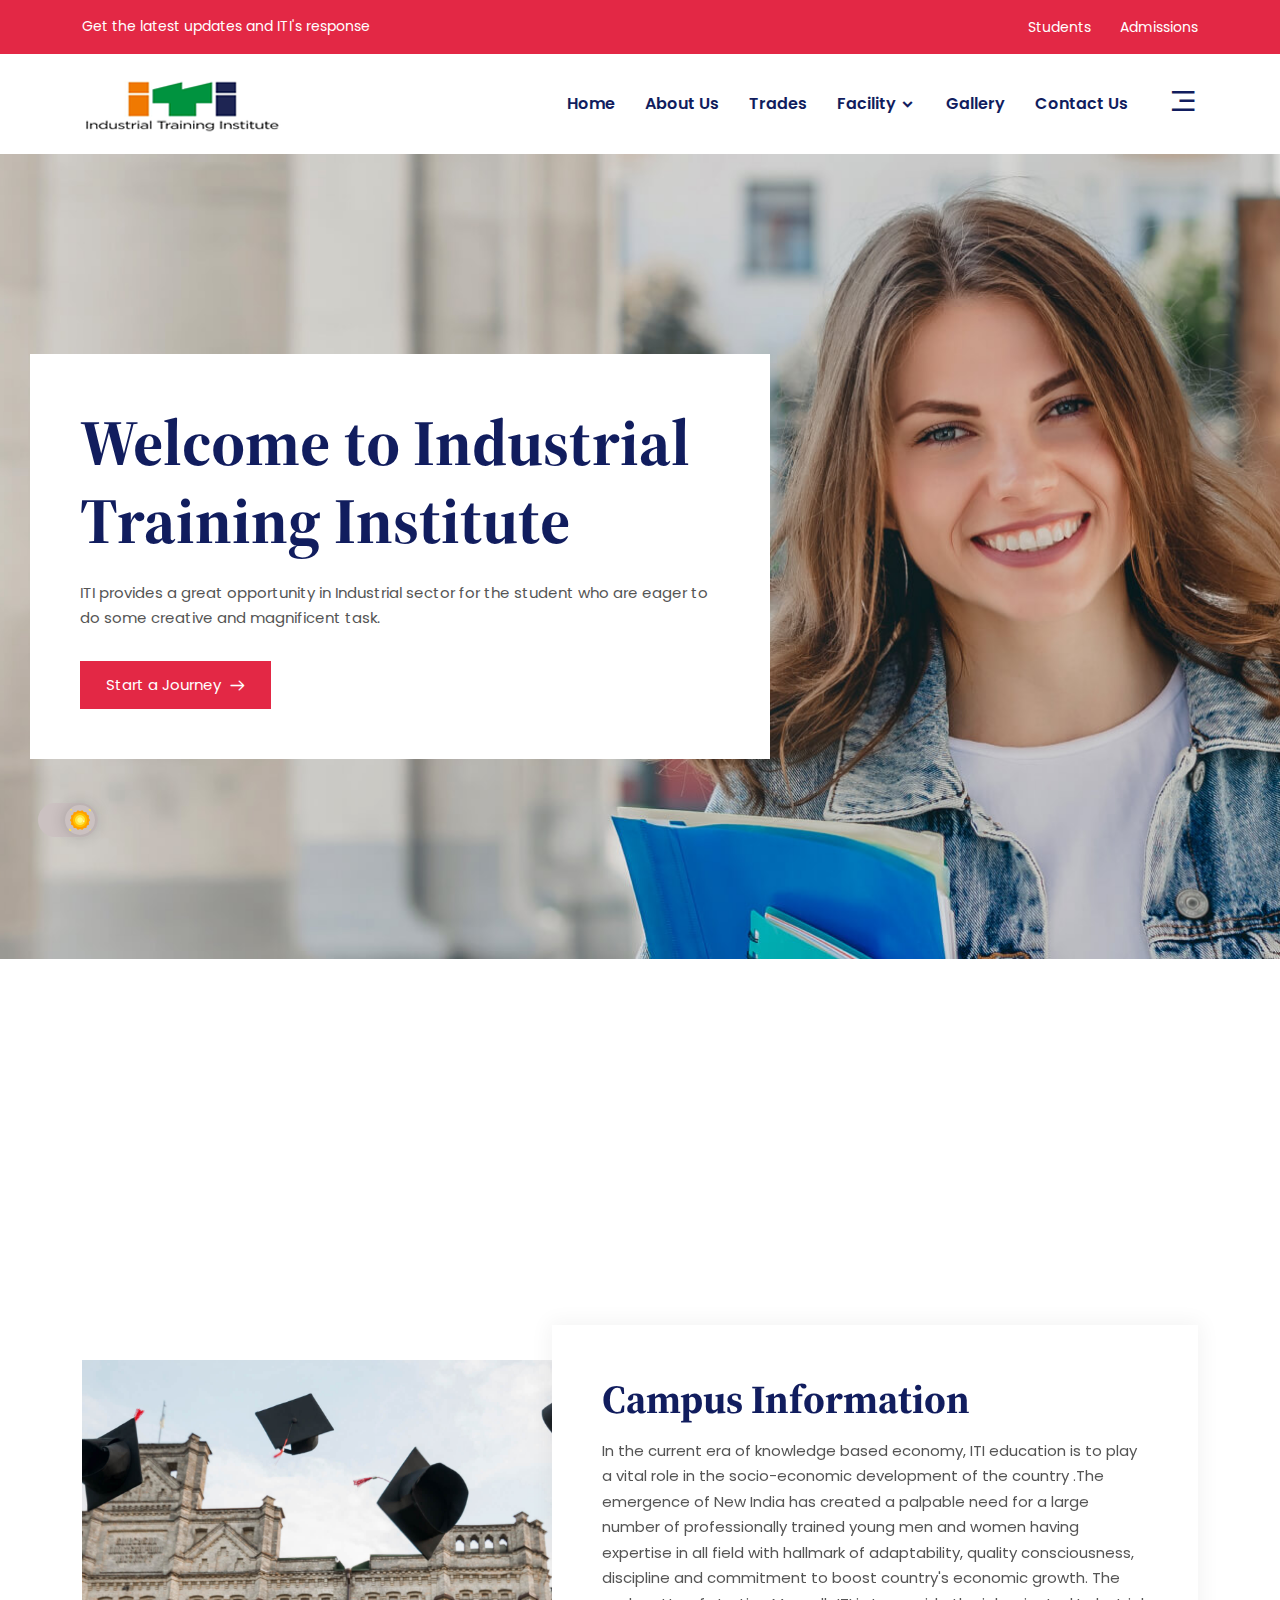
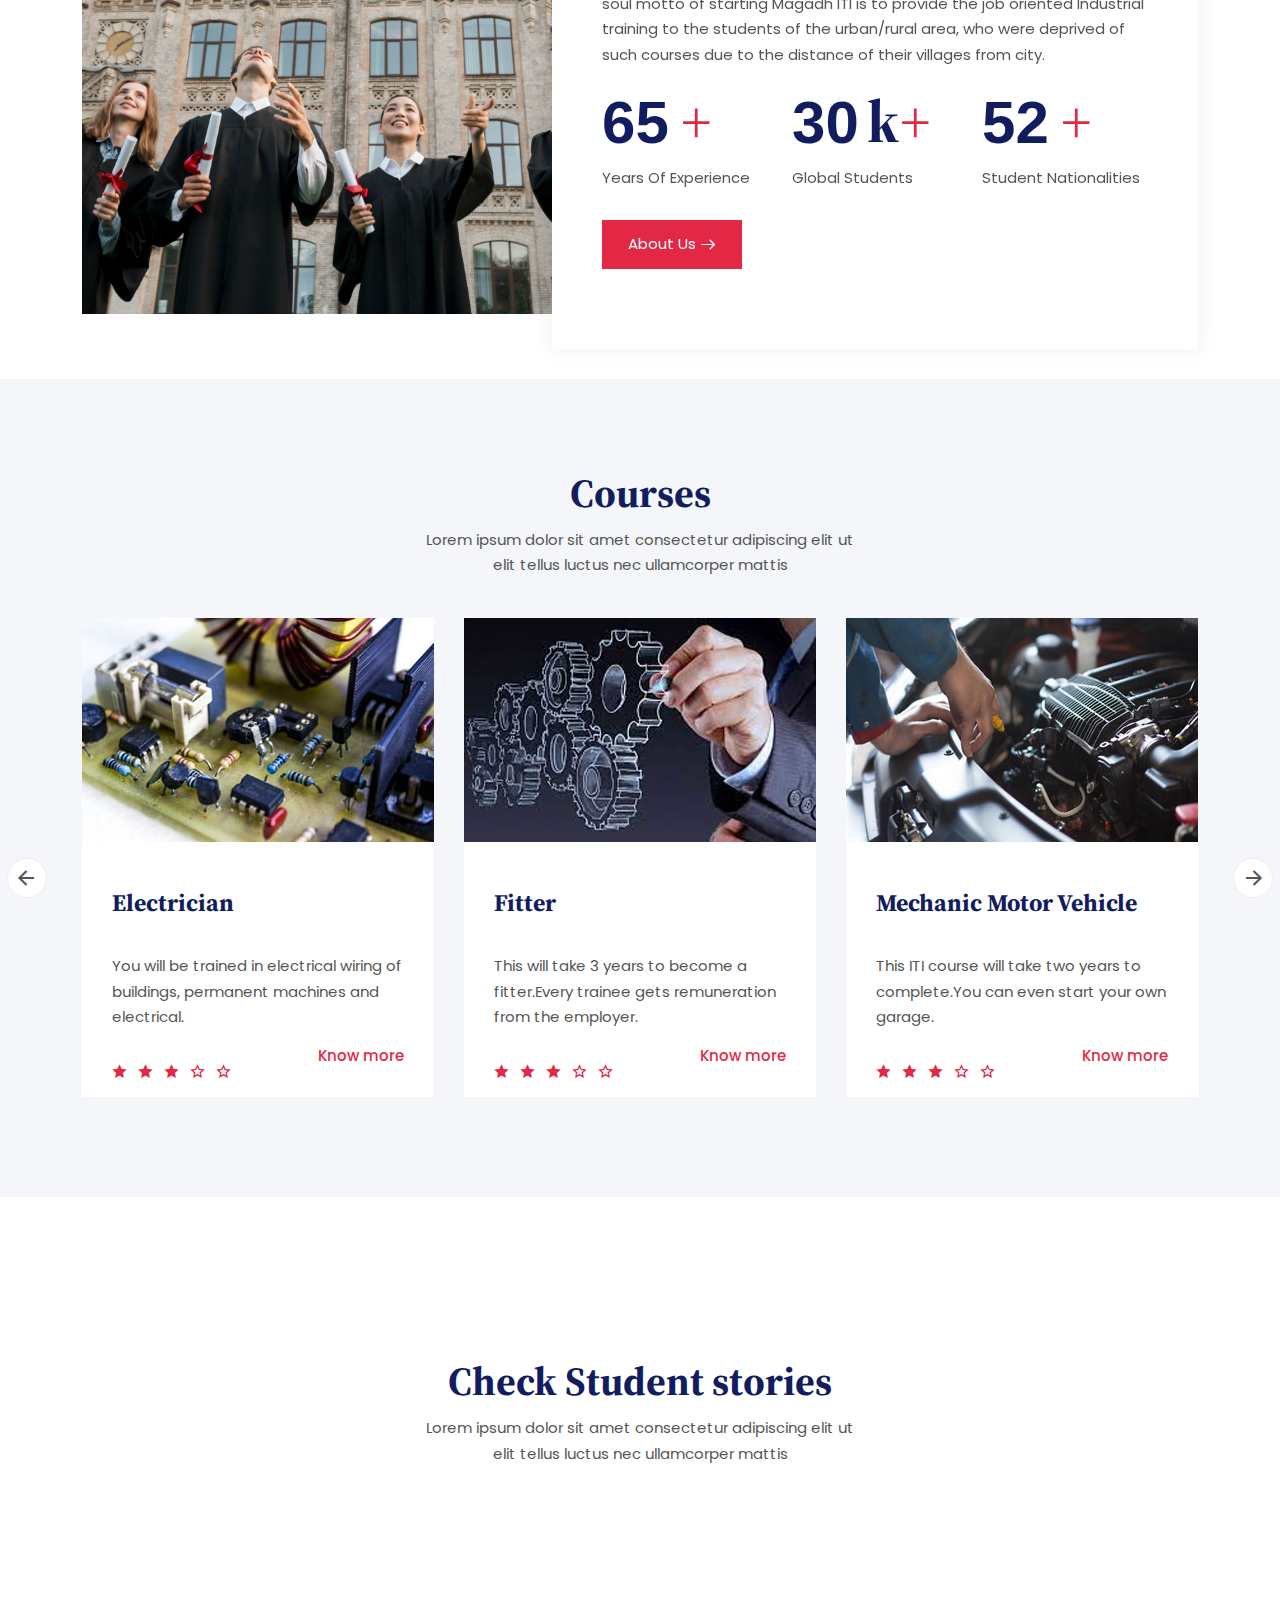
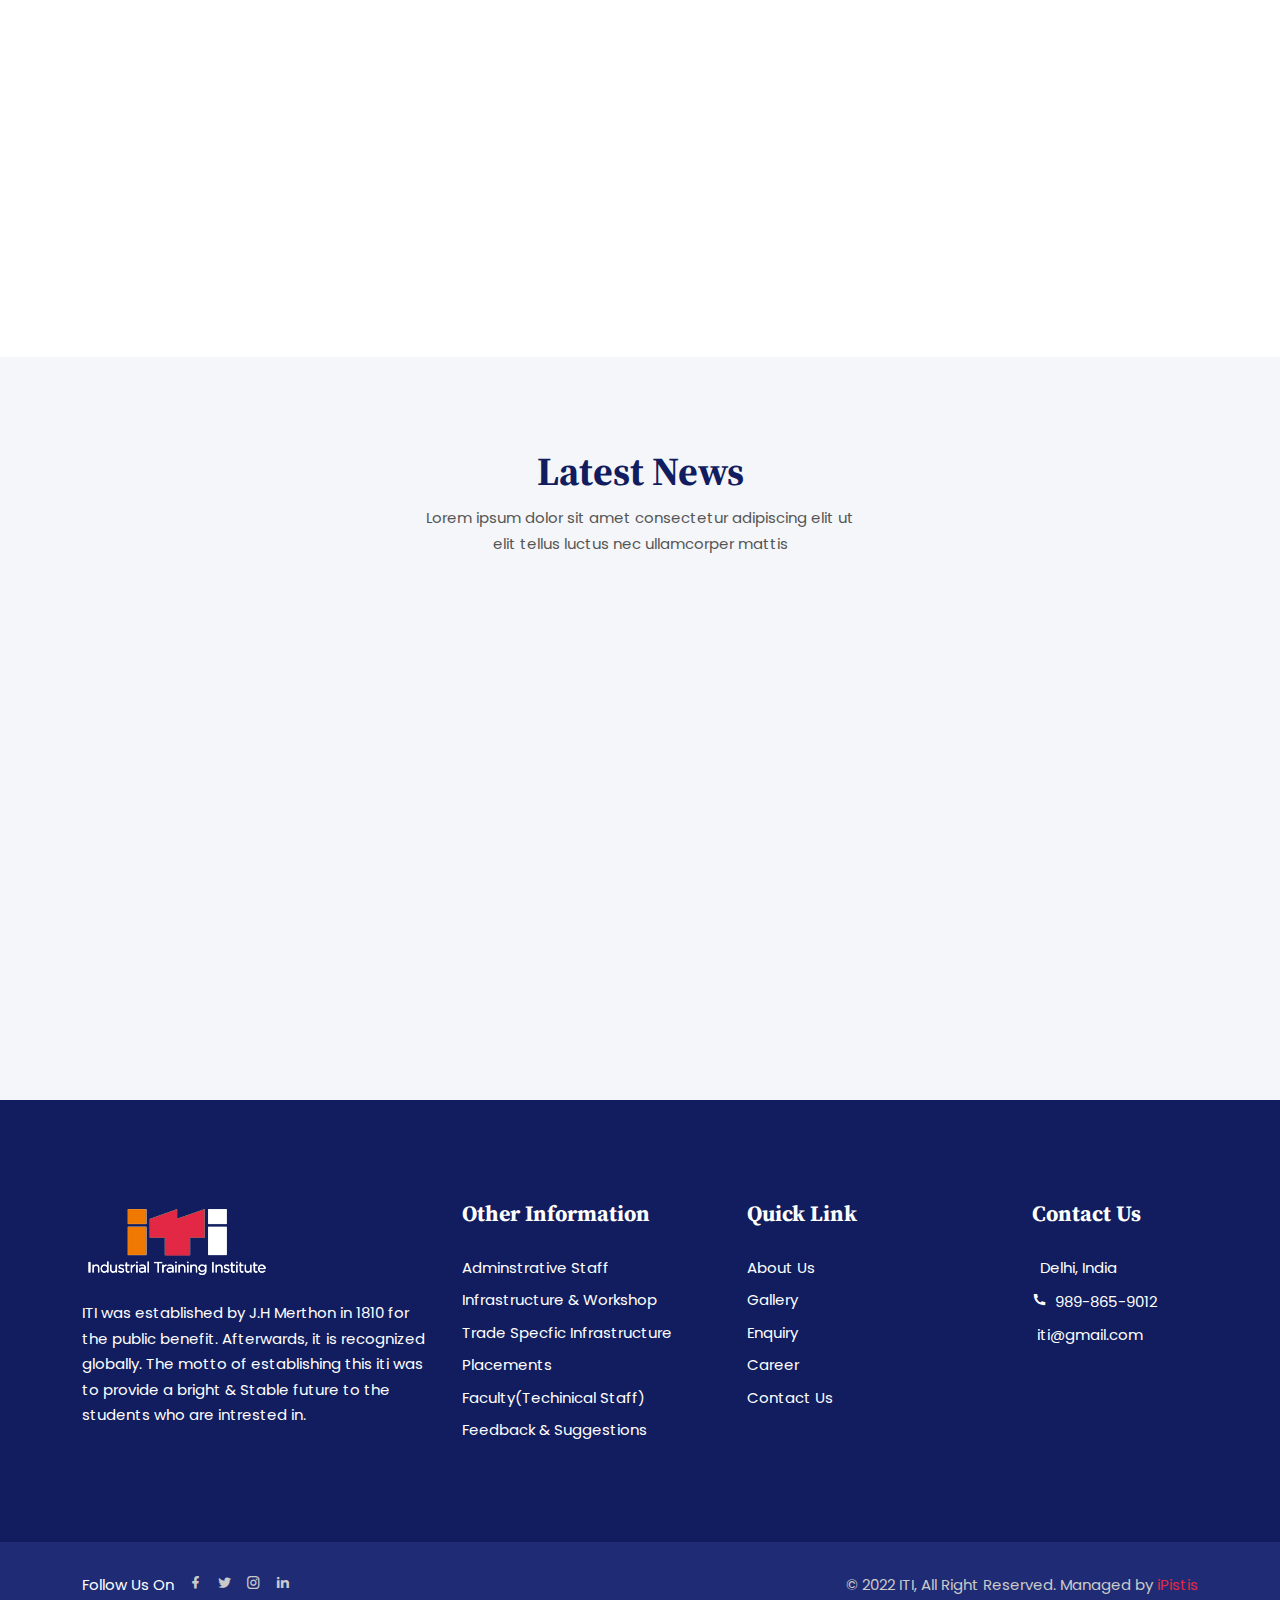
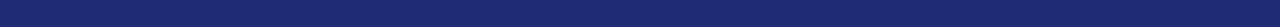
<file: index.html>
<!DOCTYPE html>
<html lang="zxx">
<head>
<meta charset="UTF-8">
<meta http-equiv="X-UA-Compatible" content="IE=edge">
<meta name="viewport" content="width=device-width, initial-scale=1.0">

<link rel="stylesheet" href="assets/css/bootstrap.min.css">

<link rel="stylesheet" href="assets/css/meanmenu.css">

<link rel="stylesheet" href="https://use.fontawesome.com/releases/v5.6.3/css/all.css" integrity="sha384-UHRtZLI+pbxtHCWp1t77Bi1L4ZtiqrqD80Kn4Z8NTSRyMA2Fd33n5dQ8lWUE00s/" crossorigin="anonymous">

<link rel="stylesheet" href="assets/css/owl.carousel.min.css">

<link rel="stylesheet" href="assets/css/owl.theme.default.min.css">

<link rel="stylesheet" href="assets/css/magnific-popup.css">

<link rel="stylesheet" href="assets/css/flaticon.css">

<link rel="stylesheet" href="assets/css/remixicon.css">

<link rel="stylesheet" href="assets/css/odometer.min.css">

<link rel="stylesheet" href="assets/css/aos.css">

<link rel="stylesheet" href="assets/css/style.css">

<link rel="stylesheet" href="assets/css/dark.css">

<link rel="stylesheet" href="assets/css/responsive.css">
<link rel="icon" type="image/png" href="assets/images/favicon.png">
<title>ITI - College University HTML Template</title>
</head>
<body>

<div class="preloader-area">
<div class="spinner">
<div class="inner">
<div class="disc"></div>
<div class="disc"></div>
<div class="disc"></div>
</div>
</div>
</div>


<div class="top-header-area">
<div class="container-fluid">
<div class="row align-items-center">
<div class="col-lg-6 col-md-6">
<div class="header-left-content">
<p>Get the latest updates and ITI's response </p>
</div>
</div>
<div class="col-lg-6 col-md-6">
<div class="header-right-content">
<div class="list">
<ul>

<li><a href="#">Students</a></li>
<li><a href="#">Admissions</a></li>
</ul>
</div>
</div>
</div>
</div>
</div>
</div>


<div class="navbar-area nav-bg-2">
<div class="mobile-responsive-nav">
<div class="container">
<div class="mobile-responsive-menu">
<div class="logo">
<a href="#">
<img src="assets/images/logo.png" class="main-logo" lt="logo">
<img src="assets/images/white-logo.png" class="white-logo" alt="logo">
</a>
</div>
</div>
</div>
</div>
<div class="desktop-nav">
<div class="container-fluid">
<nav class="navbar navbar-expand-md navbar-light">
<a class="navbar-brand" href="#">
<img src="assets/images/logo.png" class="main-logo" alt="logo">
<img src="assets/images/white-logo.png" class="white-logo" alt="logo">
</a>
<div class="collapse navbar-collapse mean-menu" id="navbarSupportedContent">
<ul class="navbar-nav ms-auto">
<li class="nav-item">
<a href="index.html" class="nav-link">
Home
</a>
</li>
<li class="nav-item">
<a href="about.html" class="nav-link">
About Us
</a>
</li>
<li class="nav-item">
    <a href="trade.html" class="nav-link">
    Trades
    </a>
    </li>

<li class="nav-item">
<a href="#" class="nav-link dropdown-toggle">
Facility
</a>
<ul class="dropdown-menu">
<li class="nav-item">
<a href="#" class="nav-link">Special Infrastructure</a>
</li>
<li class="nav-item">
<a href="#" class="nav-link"> Computer Lab with Projector</a>
</li>
<li class="nav-item">
 <a href="#" class="nav-link"> Sports</a>
 </li>
 <li class="nav-item">
<a href="#" class="nav-link"> Library</a>
</li>
 <li class="nav-item">
 <a href="#" class="nav-link">Online test lab </a>
</li>
</ul>
</li>


<li class="nav-item">
    <a href="gallery.html" class="nav-link">
    Gallery
    </a>
    </li>

<li class="nav-item">
<a href="contact-us.html" class="nav-link">Contact Us</a>
</li>
</ul>
<div class="others-options">
<div class="icon">
<i class="ri-menu-3-fill" data-bs-toggle="modal" data-bs-target="#sidebarModal"></i>
</div>
</div>
</div>
</nav>
</div>
</div>
<div class="others-option-for-responsive">
<div class="container">
<div class="dot-menu">
<div class="inner">
<div class="icon">
<i class="ri-menu-3-fill" data-bs-toggle="modal" data-bs-target="#sidebarModal"></i>
</div>
</div>
</div>
</div>
</div>
</div>


<div class="sidebarModal modal right fade" id="sidebarModal" tabindex="-1" role="dialog">
<div class="modal-dialog" role="document">
<div class="modal-content">
<button type="button" class="close" data-bs-dismiss="modal"><i class="ri-close-line"></i></button>
<div class="modal-body">
<a href="index.html">
<img src="assets/images/logo.png" class="main-logo" alt="logo">
<img src="assets/images/white-logo.png" class="white-logo" alt="logo">
</a>
<div class="sidebar-content">
<h3>About Us</h3>
<p>One of the most leading ITI college securing future of the student.</p>
<div class="sidebar-btn">
<a href="contact.html" class="default-btn">Let’s Talk</a>
</div>
</div>
<div class="sidebar-contact-info">
<h3>Contact Information</h3>
<ul class="info-list">
<li><i class="ri-phone-fill"></i> <a href="tel:#">+990-123-4567</a></li>
<li><i class="ri-mail-line"></i>iti@gmail.com</li>
<li><i class="ri-map-pin-line"></i> New Delhi, India</li>
</ul>
</div>
<ul class="sidebar-social-list">
<li>
<a href="https://www.facebook.com" target="_blank"><i class="flaticon-facebook"></i></a>
</li>
<li>
<a href="https://www.twitter.com" target="_blank"><i class="flaticon-twitter"></i></a>
</li>
<li>
<a href="https://linkedin.com/?lang=en" target="_blank"><i class="flaticon-linkedin"></i></a>
</li>
<li>
<a href="https://instagram.com/?lang=en" target="_blank"><i class="flaticon-instagram"></i></a>
</li>
</ul>
<div class="contact-form">
<h3>Ready to Get Started?</h3>
<form id="contactForm">
<div class="row">
<div class="col-lg-12 col-md-6">
<div class="form-group">
<input type="text" name="name" class="form-control" required data-error="Please enter your name" placeholder="Your name">
<div class="help-block with-errors"></div>
</div>
</div>
<div class="col-lg-12 col-md-6">
<div class="form-group">
<input type="email" name="email" class="form-control" required data-error="Please enter your email" placeholder="Your email address">
<div class="help-block with-errors"></div>
</div>
</div>
<div class="col-lg-12 col-md-12">
<div class="form-group">
<input type="text" name="phone_number" class="form-control" required data-error="Please enter your phone number" placeholder="Your phone number">
<div class="help-block with-errors"></div>
</div>
</div>
<div class="col-lg-12 col-md-12">
<div class="form-group">
<textarea name="message" class="form-control" cols="30" rows="6" required data-error="Please enter your message" placeholder="Write your message..."></textarea>
<div class="help-block with-errors"></div>
</div>
</div>
<div class="col-lg-12 col-md-12">
<button type="submit" class="default-btn">Send Message<span></span></button>
<div id="msgSubmit" class="h3 text-center hidden"></div>
<div class="clearfix"></div>
</div>
</div>
</form>
</div>
</div>
</div>
</div>
</div>


<div class="banner-area">
<div class="hero-slider2 style2 owl-carousel owl-theme">
<div class="slider-item banner-bg-6">
<div class="container-fluid">
<div class="slider-content style2">
<h1>Welcome to Industrial Training Institute</h1>
<p>ITI provides a great opportunity in Industrial sector for the student who are eager to do some creative and magnificent task. </p>
<a href="courses.html" class="default-btn btn">Start a Journey <i class="flaticon-next"></i></a>
</div>
</div>
</div>
<div class="slider-item banner-bg-7">
<div class="container-fluid">
<div class="slider-content style2">
<h1>Your Future Start With ITI</h1>
<p>ITI provides a great opportunity in Industrial sector for the student who are eager to do some creative and magnificent task.</p>
<a href="courses.html" class="default-btn btn">Start a Journey <i class="flaticon-next"></i></a>
</div>
</div>
</div>
<div class="slider-item banner-bg-8">
<div class="container-fluid">
<div class="slider-content style2">
<h1>Welcome to Industrial Training Institute</h1>
<p>ITI provides a great opportunity in Industrial sector for the student who are eager to do some creative and magnificent task.</p>
<a href="courses.html" class="default-btn btn">Start a Journey <i class="flaticon-next"></i></a>
</div>
</div>
</div>
</div>
</div>


<div class="eduction-area pb-70">
<div class="container-fluid p-0">
<div class="row g-0">
<div class="col-lg-3 col-md-6" data-aos="fade-up" data-aos-duration="1200" data-aos-delay="200" data-aos-once="true">
<div class="single-education-card bg-1">
<div class="edication-content">
<div class="icon">
<i class="flaticon-college"></i>
</div>
<a href="#"><h3>Lifelong learning</h3></a>
<a href="#" class="read-more-btn white-color">Graduate Education<i class="flaticon-next"></i></a>
</div>
</div>
</div>
<div class="col-lg-3 col-md-6" data-aos="fade-up" data-aos-duration="1200" data-aos-delay="400" data-aos-once="true">
<div class="single-education-card bg-2">
<div class="edication-content">
<div class="icon">
<i class="flaticon-student-with-graduation-cap"></i>
</div>
<a href="#"><h3>Graduate Education</h3></a>
<a href="#" class="read-more-btn white-color">Graduate Education<i class="flaticon-next"></i></a>
</div>
</div>
</div>
<div class="col-lg-3 col-md-6" data-aos="fade-up" data-aos-duration="1200" data-aos-delay="600" data-aos-once="true">
<div class="single-education-card bg-3">
<div class="edication-content">
<div class="icon">
<i class="flaticon-college-graduation"></i>
</div>
<a href="#"><h3>Undergraduate Education</h3></a>
<a href="#" class="read-more-btn white-color">Graduate Education<i class="flaticon-next"></i></a>
</div>
</div>
</div>
 <div class="col-lg-3 col-md-6" data-aos="fade-up" data-aos-duration="1200" data-aos-delay="800" data-aos-once="true">
<div class="single-education-card bg-4">
<div class="edication-content">
<div class="icon">
<i class="flaticon-athletics"></i>
</div>
<a href="#"><h3>University Athletics Life</h3></a>
<a href="#" class="read-more-btn white-color">Graduate Education<i class="flaticon-next"></i></a>
</div>
</div>
</div>
</div>
</div>
</div>


<div class="campus-information-area pb-70">
<div class="container">
<div class="row align-items-center">
<div class="col-lg-6">
<div class="campus-image">
<img src="assets/images/campus-information/campus-2.jpg" alt="Image">
</div>
</div>
<div class="col-lg-6">
<div class="campus-content style-2">
<div class="campus-title">
<h2>Campus Information</h2>
<p>In the current era of knowledge based economy, ITI education is to play a vital role in the socio-economic development of the country .The emergence of New India has created a palpable need for a large number of professionally trained young men and women having expertise in all field with hallmark of adaptability, quality consciousness, discipline and commitment to boost country's economic growth.  The soul motto of starting Magadh ITI is to provide the job oriented Industrial training to the students of the urban/rural area, who were deprived of such courses due to the distance of their villages from city.  </p>
<div class="list">

</div>
<div class="counter">
<div class="row">
<div class="col-lg-4 col-4">
 <div class="counter-card">
<h1>
<span class="odometer" data-count="65">00</span>
<span class="target">+</span>
</h1>
<p>Years Of Experience</p>
</div>
</div>
<div class="col-lg-4 col-4">
<div class="counter-card">
<h1>
<span class="odometer" data-count="30">00</span>
<span class="target heading-color">k</span><span class="target">+</span>
</h1>
<p>Global Students</p>
</div>
</div>
<div class="col-lg-4 col-4">
<div class="counter-card">
<h1>
<span class="odometer" data-count="52">00</span>
<span class="target">+</span>
</h1>
<p>Student Nationalities</p>
</div>
</div>
</div>
</div>
<a href="about.html" class="default-btn btn">About Us<i class="flaticon-next"></i></a>
</div>
</div>
</div>
</div>
</div>


<div class="courses-area pt-100 pb-70 bg-f4f6f9">
<div class="container">
<div class="section-title">
<h2>Courses</h2>
<p>Lorem ipsum dolor sit amet consectetur adipiscing elit ut elit tellus luctus nec ullamcorper mattis</p>
</div>
<div class="courses-slider style-2 owl-carousel owl-theme">

<div class="single-courses-card style3">
<div class="courses-img">
<a href="trade-details.html"><img src="assets/images/courses/courses-1.jpg" alt="Image"></a>
</div>
<div class="courses-content">
<div class="list-1">
</div>
<a href="trade-details.html"><h3>Electrician</h3></a>
<p>You will be trained in electrical wiring of buildings, permanent machines and electrical.</p>
<div class="bottom-content">
<ul class="d-flex justify-content-between">
<li>
<ul>
<li><i class="ri-star-fill"></i></li>
<li><i class="ri-star-fill"></i></li>
<li><i class="ri-star-fill"></i></li>
 <li class="blank"><i class="ri-star-line"></i></li>
<li class="blank"><i class="ri-star-line"></i></li>
</ul>
</li>
<li><a href="trade-details.html">Know more</a></li>
</ul>
</div>
</div>
</div>

<div class="single-courses-card style3">
<div class="courses-img">
<a href="trade-details.html"><img src="assets/images/courses/courses-2.jpg" alt="Image"></a>
</div>
<div class="courses-content">
<div class="list-1">
</div>
<a href="trade-details.html"><h3>Fitter</h3></a>
<p>This will take 3 years to become a fitter.Every trainee gets remuneration from the employer. </p>
<div class="bottom-content">
<ul class="d-flex justify-content-between">
<li>
<ul>
<li><i class="ri-star-fill"></i></li>
<li><i class="ri-star-fill"></i></li>
<li><i class="ri-star-fill"></i></li>
<li class="blank"><i class="ri-star-line"></i></li>
<li class="blank"><i class="ri-star-line"></i></li>
</ul>
</li>
<li><a href="trade-details.html">Know more</a></li>
</ul>
</div>
</div>
</div>

<div class="single-courses-card style3">
<div class="courses-img">
<a href="trade-details.html"><img src="assets/images/courses/courses-3.jpg" alt="Image"></a>
</div>
<div class="courses-content">
<div class="list-1">
</div>
<a href="trade-details.html"><h3>Mechanic Motor Vehicle</h3></a>
<p>This ITI course will take two years to complete.You can even start your own garage. </p>
<div class="bottom-content">
<ul class="d-flex justify-content-between">
<li>
<ul>
<li><i class="ri-star-fill"></i></li>
<li><i class="ri-star-fill"></i></li>
<li><i class="ri-star-fill"></i></li>
 <li class="blank"><i class="ri-star-line"></i></li>
<li class="blank"><i class="ri-star-line"></i></li>
</ul>
</li>
<li><a href="trade-details.html">Know more</a></li>
</ul>
</div>
</div>
</div>

<div class="single-courses-card style3">
<div class="courses-img">
<a href="trade-details.html"><img src="assets/images/courses/courses-5.jpg" alt="Image"></a>
</div>
<div class="courses-content">
<div class="list-1">
</div>
<a href="trade-details.html"><h3>Electronic Mechanic</h3></a>
<p>In this course, you will learn to design, produce, mould, test, install and restore electrical equipment. </p>
<div class="bottom-content">
<ul class="d-flex justify-content-between">
<li>
<ul>
<li><i class="ri-star-fill"></i></li>
<li><i class="ri-star-fill"></i></li>
<li><i class="ri-star-fill"></i></li>
 <li class="blank"><i class="ri-star-line"></i></li>
<li class="blank"><i class="ri-star-line"></i></li>
</ul>
</li>
<li><a href="trade-details.html">Know more</a></li>
</ul>
</div>
</div>
</div>


</div>
</div>
</div>


</div>
</div>


<div class="students-stories-area pt-100 pb-70">
<div class="container">
<div class="section-title">
<h2>Check Student stories</h2>
<p>Lorem ipsum dolor sit amet consectetur adipiscing elit ut elit tellus luctus nec ullamcorper mattis </p>
</div>
<div class="row justify-content-center">
<div class="col-lg-4 col-md-6" data-aos="fade-up" data-aos-duration="1200" data-aos-delay="200" data-aos-once="true">
<div class="single-stories-card style2">
<div class="stories-content">
<h3>Why I choose ITI_Freshman Student</h3>
</div>
<iframe width="560" height="315" src="https://www.youtube.com/embed/LxO8jhEYtp8" title="YouTube video player" frameborder="0" allow="accelerometer; autoplay; clipboard-write; encrypted-media; gyroscope; picture-in-picture" allowfullscreen></iframe>
<!-- <iframe src="https://www.youtube.com/embed/dT9uXvsH6EU" title="YouTube video player" allow="accelerometer; autoplay; clipboard-write; encrypted-media; gyroscope; picture-in-picture" allowfullscreen></iframe> -->

</div>
</div>
<div class="col-lg-4 col-md-6" data-aos="fade-up" data-aos-duration="1200" data-aos-delay="400" data-aos-once="true">
<div class="single-stories-card style2">
<div class="stories-content">
<h3>Why I choose ITI University And Teachers</h3>
</div>
<iframe width="560" height="315" src="https://www.youtube.com/embed/STmpMQrN-o0" title="YouTube video player" frameborder="0" allow="accelerometer; autoplay; clipboard-write; encrypted-media; gyroscope; picture-in-picture" allowfullscreen></iframe>
</div>
</div>
<div class="col-lg-4 col-md-6" data-aos="fade-up" data-aos-duration="1200" data-aos-delay="600" data-aos-once="true">
<div class="single-stories-card style2">
<div class="stories-content">
<h3>Why I choose ITI Campus And Environment</h3>
</div>
<iframe width="560" height="315" src="https://www.youtube.com/embed/d9Yp9vzRknM" title="YouTube video player" frameborder="0" allow="accelerometer; autoplay; clipboard-write; encrypted-media; gyroscope; picture-in-picture" allowfullscreen></iframe>
</div>
</div>
</div>
</div>
</div>


<div class="lates-news-area pt-100 pb-70 bg-f4f6f9">
<div class="container">
<div class="section-title">
<h2>Latest News</h2>
<p>Lorem ipsum dolor sit amet consectetur adipiscing elit ut elit tellus luctus nec ullamcorper mattis</p>
</div>
<div class="row justify-content-center align-items-center">
<div class="col-lg-7">
<div class="single-news-card style3" data-aos="fade-up" data-aos-duration="1200" data-aos-delay="200" data-aos-once="true">
<div class="row align-items-center">
<div class="col-lg-5 col-md-5">
<div class="news-img">
<a href="#"><img src="assets/images/news/news-1.jpg" alt="Image"></a>
</div>
</div>
<div class="col-lg-7 col-md-7">
<div class="news-content">
<div class="list">
 <ul>
<li><i class="flaticon-user"></i>By <a href="#">Admin</a></li>
<li><i class="flaticon-tag"></i>Social Sciences</li>
</ul>
</div>
<a href="#"><h3>Professor Tom Comments On The Volunteer B. Snack Brand</h3></a>
<a href="#" class="read-more-btn">read More<i class="flaticon-next"></i></a>
</div>
</div>
</div>
</div>
<div class="single-news-card style3" data-aos="fade-up" data-aos-duration="1200" data-aos-delay="400" data-aos-once="true">
<div class="row align-items-center">
<div class="col-lg-5 col-md-5">
<div class="news-img">
<a href="#"><img src="assets/images/news/news-2.jpg" alt="Image"></a>
</div>
</div>
<div class="col-lg-7 col-md-7">
<div class="news-content">
<div class="list">
<ul>
<li><i class="flaticon-user"></i>By <a href="#">Admin</a></li>
<li><i class="flaticon-tag"></i>Social Sciences</li>
</ul>
</div>
<a href="#"><h3>How To Use Technology To Adapt Your Talent To The World</h3></a>
<a href="#" class="read-more-btn">read More<i class="flaticon-next"></i></a>
</div>
</div>
</div>
</div>
</div>
<div class="col-lg-5 col-md-6" data-aos="fade-up" data-aos-duration="1200" data-aos-delay="600" data-aos-once="true">
<div class="single-news-card style2">
<div class="news-img">
<a href="#"><img src="assets/images/news/news-4.jpg" alt="Image"></a>
</div>
<div class="news-content">
<div class="list">
<ul>
<li><i class="flaticon-user"></i>By <a href="#">Admin</a></li>
<li><i class="flaticon-tag"></i>Social Sciences</li>
</ul>
</div>
<a href="#"><h3>Here Are The Things To Look For When Selecting Course</h3></a>
<a href="#" class="read-more-btn">read More<i class="flaticon-next"></i></a>
</div>
</div>
</div>
</div>
</div>
</div>


<div class="footer-area pt-100 pb-70">
<div class="container">
<div class="row">
<div class="col-lg-4 col-sm-6">
<div class="footer-logo-area">
<a href="index.html"><img src="assets/images/white-logo.png" alt="Image"></a>
<p>ITI was established by J.H Merthon in 1810 for the public benefit. Afterwards, it is recognized globally. The motto of establishing this iti was to provide a bright & Stable future to the students who are intrested in.</p>

</div>
</div>


<div class="col-lg-3 col-sm-6">
    <div class="footer-widjet">
    <h3>Other Information</h3>
    <div class="list">
    <ul>
    <li><a href="#">Adminstrative Staff</a></li>
    <li><a href="#">Infrastructure & Workshop</a></li>
    <li><a href="#">Trade Specfic Infrastructure</a></li>
    <li><a href="#">Placements</a></li>
    <li><a href="#">Faculty(Techinical Staff)</a></li>
    <li><a href="#">Feedback & Suggestions</a></li>
    </ul>
    </div>
    </div>
</div>
<div class="col-lg-3 col-sm-6">
<div class="footer-widjet">
<h3>Quick Link</h3>
<div class="list">
<ul>
<li><a href="about.html">About Us</a></li>
<li><a href="gallery.html">Gallery</a></li>
<li><a href="#">Enquiry</a></li>
<li><a href="#">Career</a></li>
<li><a href="contact-us.html">Contact Us</a></li>
</ul>
</div>
</div>
</div>
<div class="col-lg-2 col-sm-6">
<div class="footer-widjet">
<h3>Contact Us</h3>
<div class="list">
    <ul>
        <li> <a><i class="fas fa-map-marker-alt"></i></a> <a class="spac">Delhi, India</a></li>
        <li><a href="tel:+01987655567685"><i class="ri-phone-fill"></i></a><a href="tel:+01987655567685" class="spac_1">989-865-9012</a></li>
        <li><a href="#"><i class="fas fa-envelope"></i></a><a></a> <a class="spac_2">iti@gmail.com</a></li>
    </ul>
</div>
</div>
</div>

</div>
</div>
</div>


<div class="copyright-area">
<div class="container">
<div class="copyright">
<div class="row">
<div class="col-lg-6 col-md-4">
<div class="social-content">
<ul>
<li><span>Follow Us On</span></li>
<li>
<a href="https://www.facebook.com" target="_blank"><i class="ri-facebook-fill"></i></a>
</li>
<li>
<a href="https://www.twitter.com" target="_blank"><i class="ri-twitter-fill"></i></a>
</li>
<li>
<a href="https://instagram.com/?lang=en" target="_blank"><i class="ri-instagram-line"></i></a>
</li>
<li>
<a href="https://linkedin.com/?lang=en" target="_blank"><i class="ri-linkedin-fill"></i></a>
</li>
</ul>
</div>
</div>
<div class="col-lg-6 col-md-8">
<div class="copy">
<p>© 2022 ITI, All Right Reserved. Managed by <a href="https://ipistis.com/" target="_blank">iPistis</a></p>
</div>
</div>
</div>
</div>
</div>
</div>


<div class="go-top">
<i class="ri-arrow-up-s-line"></i>
<i class="ri-arrow-up-s-line"></i>
</div>


</script><script src="assets/js/jquery.min.js"></script>

<script src="assets/js/bootstrap.bundle.min.js"></script>

<script src="assets/js/jquery.meanmenu.js"></script>

<script src="assets/js/owl.carousel.min.js"></script>

<script src="assets/js/carousel-thumbs.min.js"></script>

<script src="assets/js/jquery.magnific-popup.js"></script>

<script src="assets/js/aos.js"></script>

<script src="assets/js/odometer.min.js"></script>

<script src="assets/js/appear.min.js"></script>

<script src="assets/js/form-validator.min.js"></script>

<script src="assets/js/contact-form-script.js"></script>

<script src="assets/js/ajaxchimp.min.js"></script>

<script src="assets/js/custom.js"></script>
</body>
</html>
</file>
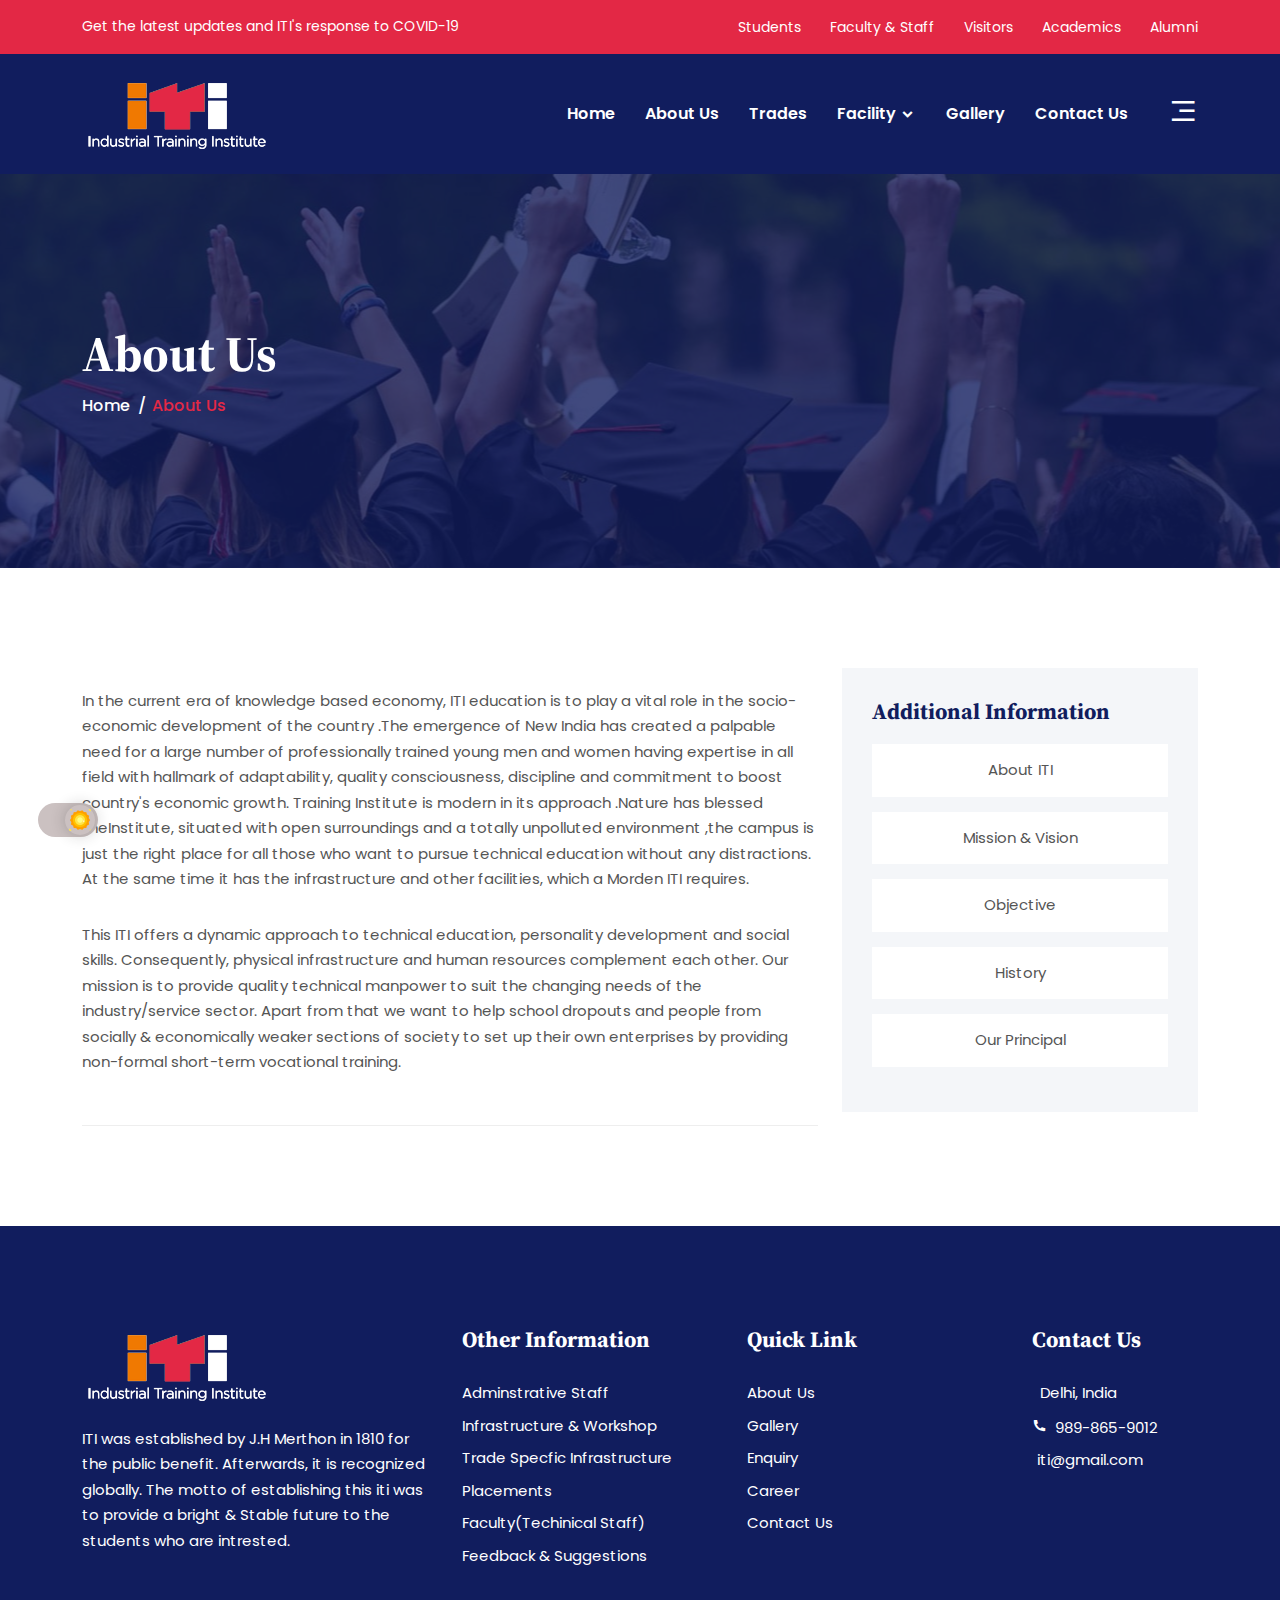
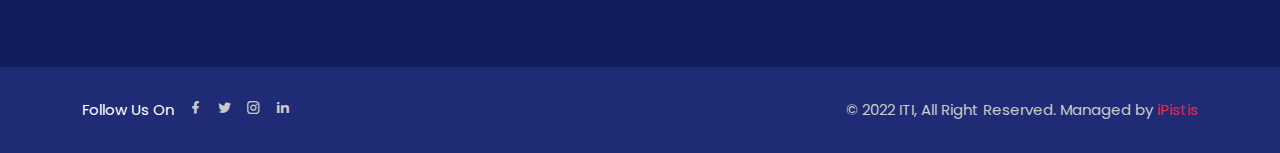
<file: about.html>
<!DOCTYPE html>
<html lang="zxx">
<head>
<meta charset="UTF-8">
<meta http-equiv="X-UA-Compatible" content="IE=edge">
<meta name="viewport" content="width=device-width, initial-scale=1.0">

<link rel="stylesheet" href="assets/css/bootstrap.min.css">

<link rel="stylesheet" href="assets/css/meanmenu.css">

<link rel="stylesheet" href="https://use.fontawesome.com/releases/v5.6.3/css/all.css" integrity="sha384-UHRtZLI+pbxtHCWp1t77Bi1L4ZtiqrqD80Kn4Z8NTSRyMA2Fd33n5dQ8lWUE00s/" crossorigin="anonymous">

<link rel="stylesheet" href="assets/css/owl.carousel.min.css">

<link rel="stylesheet" href="assets/css/owl.theme.default.min.css">

<link rel="stylesheet" href="assets/css/magnific-popup.css">

<link rel="stylesheet" href="assets/css/flaticon.css">

<link rel="stylesheet" href="assets/css/remixicon.css">

<link rel="stylesheet" href="assets/css/odometer.min.css">

<link rel="stylesheet" href="assets/css/aos.css">

<link rel="stylesheet" href="assets/css/style.css">

<link rel="stylesheet" href="assets/css/dark.css">

<link rel="stylesheet" href="assets/css/responsive.css">
<link rel="icon" type="image/png" href="assets/images/favicon.png">
<title>ITI - College University HTML Template</title>
</head>
<body>

<div class="preloader-area">
<div class="spinner">
<div class="inner">
<div class="disc"></div>
<div class="disc"></div>
<div class="disc"></div>
</div>
</div>
</div>


<div class="top-header-area">
<div class="container">
<div class="row align-items-center">
<div class="col-lg-6 col-md-6">
<div class="header-left-content">
<p>Get the latest updates and ITI's response to COVID-19</p>
</div>
</div>
<div class="col-lg-6 col-md-6">
<div class="header-right-content">
<div class="list">
<ul>
<li><a href="graduate-admission.html">Students</a></li>
<li><a href="#">Faculty & Staff</a></li>
<li><a href="#">Visitors</a></li>
<li><a href="#">Academics</a></li>
<li><a href="#">Alumni</a></li>
</ul>
</div>
</div>
</div>
</div>
</div>
</div>


<div class="navbar-area nav-bg-1">
<div class="mobile-responsive-nav">
<div class="container">
<div class="mobile-responsive-menu">
<div class="logo">
<a href="index.html">
<img src="assets/images/logo.png" class="main-logo" lt="logo">
<img src="assets/images/white-logo.png" class="white-logo" alt="logo">
</a>
</div>
</div>
</div>
</div>
<div class="desktop-nav">
<div class="container">
<nav class="navbar navbar-expand-md navbar-light">
<a class="navbar-brand" href="index.html">
<img src="assets/images/white-logo.png" alt="logo">
</a>
<div class="collapse navbar-collapse mean-menu" id="navbarSupportedContent">
<ul class="navbar-nav ms-auto">
<li class="nav-item">
<a href="index.html" class="nav-link">
Home
</a>
</li>
<li class="nav-item">
<a href="about.html" class="nav-link ">
About Us
</a>

</li>
<li class="nav-item">
    <a href="trade.html" class="nav-link">
    Trades
    </a>
    </li>

<li class="nav-item">
    <a href="#" class="nav-link dropdown-toggle">
    Facility
    </a>
    <ul class="dropdown-menu">
    <li class="nav-item">
    <a href="#" class="nav-link">Special Infrastructure</a>
    </li>
    <li class="nav-item">
    <a href="#" class="nav-link"> Computer Lab with Projector</a>
    </li>
    <li class="nav-item">
     <a href="#" class="nav-link"> Sports</a>
     </li>
     <li class="nav-item">
    <a href="#" class="nav-link"> Library</a>
    </li>
     <li class="nav-item">
     <a href="#" class="nav-link">Online test lab </a>
    </li>
    </ul>
    </li>

<li class="nav-item">
<a href="gallery.html" class="nav-link">
Gallery
</a>
</li>

<li class="nav-item">
<a href="contact-us.html" class="nav-link">Contact Us</a>
</li>
</ul>
<div class="others-options">
<div class="icon">
<i class="ri-menu-3-fill" data-bs-toggle="modal" data-bs-target="#sidebarModal"></i>
</div>
</div>
</div>
</nav>
</div>
</div>
<div class="others-option-for-responsive">
<div class="container">
<div class="dot-menu">
<div class="inner">
<div class="icon">
<i class="ri-menu-3-fill" data-bs-toggle="modal" data-bs-target="#sidebarModal"></i>
</div>
</div>
</div>
</div>
</div>
</div>


<div class="sidebarModal modal right fade" id="sidebarModal" tabindex="-1" role="dialog">
<div class="modal-dialog" role="document">
<div class="modal-content">
<button type="button" class="close" data-bs-dismiss="modal"><i class="ri-close-line"></i></button>
<div class="modal-body">
<a href="index.html">
<img src="assets/images/logo.png" class="main-logo" alt="logo">
<img src="assets/images/white-logo.png" class="white-logo" alt="logo">
</a>
<div class="sidebar-content">
<h3>About Us</h3>
<p>One of the most leading ITI college securing future of the student.</p>
<div class="sidebar-btn">
<a href="contact-us.html" class="default-btn">Let’s Talk</a>
</div>
</div>
<div class="sidebar-contact-info">
<h3>Contact Information</h3>
<ul class="info-list">
<li><i class="ri-phone-fill"></i> <a href="tel:9901234567">+990-123-4567</a></li>
<li><i class="ri-mail-line"></i>iti@gmail.com</li>
<li><i class="ri-map-pin-line"></i> New Delhi, India</li>
</ul>
</div>
<ul class="sidebar-social-list">
<li>
<a href="https://www.facebook.com" target="_blank"><i class="flaticon-facebook"></i></a>
</li>
 <li>
<a href="https://www.twitter.com" target="_blank"><i class="flaticon-twitter"></i></a>
</li>
<li>
<a href="https://linkedin.com/?lang=en" target="_blank"><i class="flaticon-linkedin"></i></a>
</li>
<li>
<a href="https://instagram.com/?lang=en" target="_blank"><i class="flaticon-instagram"></i></a>
</li>
</ul>
<div class="contact-form">
<h3>Ready to Get Started?</h3>
<form id="contactForm">
<div class="row">
<div class="col-lg-12 col-md-6">
<div class="form-group">
<input type="text" name="name" class="form-control" required data-error="Please enter your name" placeholder="Your name">
<div class="help-block with-errors"></div>
</div>
</div>
<div class="col-lg-12 col-md-6">
<div class="form-group">
<input type="email" name="email" class="form-control" required data-error="Please enter your email" placeholder="Your email address">
<div class="help-block with-errors"></div>
</div>
</div>
<div class="col-lg-12 col-md-12">
<div class="form-group">
<input type="text" name="phone_number" class="form-control" required data-error="Please enter your phone number" placeholder="Your phone number">
<div class="help-block with-errors"></div>
</div>
</div>
<div class="col-lg-12 col-md-12">
<div class="form-group">
<textarea name="message" class="form-control" cols="30" rows="6" required data-error="Please enter your message" placeholder="Write your message..."></textarea>
<div class="help-block with-errors"></div>
</div>
</div>
<div class="col-lg-12 col-md-12">
<button type="submit" class="default-btn">Send Message<span></span></button>
<div id="msgSubmit" class="h3 text-center hidden"></div>
<div class="clearfix"></div>
</div>
</div>
</form>
</div>
</div>
</div>
</div>
</div>


<div class="page-banner-area bg-2">
<div class="container">
<div class="page-banner-content">
<h1>About Us</h1>
<ul>
<li><a href="index.html">Home</a></li>
<li>About Us</li>
</ul>
</div>
</div>
</div>


<div class="graduate-admission pt-100 pb-70">
 <div class="container">
<div class="row">
<div class="col-lg-8">
<div class="how-to-apply">
<h2> </h2>
<p>In the current era of knowledge based economy, ITI education is to play a vital role in the socio-economic development of the country .The emergence of New India has created a palpable need for a large number of professionally trained young men and women having expertise in all field with hallmark of adaptability, quality consciousness, discipline and commitment to boost country's economic growth. Training Institute is modern in its approach .Nature has blessed theInstitute, situated with open surroundings and a totally unpolluted environment ,the campus is just the right place for all those who want to pursue technical education without any distractions. At the same time it has the infrastructure and other facilities, which a Morden ITI requires. </p>
<p> This ITI offers a dynamic approach to technical education, personality development and social skills. Consequently, physical infrastructure and human resources complement each other.  Our mission is to provide quality technical manpower to suit the changing needs of the industry/service sector. Apart from that we want to help school dropouts and people from socially & economically weaker sections of society to set up their own enterprises by providing non-formal short-term vocational training.</p>
<div class="apply-list">
<div class="row">
<!-- <div class="col-lg-6 col-md-6">
<ul>
<li><i class="ri-checkbox-circle-line"></i>Start Online Submission</li>
<li><i class="ri-checkbox-circle-line"></i>Submit The Form</li>
<li><i class="ri-checkbox-circle-line"></i>Review The Submission</li>
</ul>
</div> -->
<!-- <div class="col-lg-6 col-md-6">
<ul>
<li><i class="ri-checkbox-circle-line"></i>Gather Necessary Documents</li>
<li><i class="ri-checkbox-circle-line"></i>Interviewing Process</li>
<li><i class="ri-checkbox-circle-line"></i>Last Decision</li>
</ul>
</div> -->
</div>
</div>
</div>
</div>



<div class="col-lg-4">
<div class="additional-information">
<h3>Additional Information</h3>
<div class="list">
<ul>
<li><a href="#">About ITI</a></li>
<li><a href="#">Mission & Vision</a></li>
<li><a href="#">Objective</a></li>
<li><a href="#">History</a></li>
<li><a href="#">Our Principal</a></li>
</ul>
</div>
</div>
</div>
</div>
</div>
</div>



<div class="footer-area pt-100 pb-70">
<div class="container">
<div class="row">
<div class="col-lg-4 col-sm-6">
<div class="footer-logo-area">
<a href="index.html"><img src="assets/images/white-logo.png" alt="Image"></a>
<p>ITI was established by J.H Merthon in 1810 for the public benefit. Afterwards, it is recognized globally. The motto of establishing this iti was to provide a bright & Stable future to the students who are intrested.</p>

</div>
</div>


<div class="col-lg-3 col-sm-6">
    <div class="footer-widjet">
    <h3>Other Information</h3>
    <div class="list">
    <ul>
    <li><a href="#">Adminstrative Staff</a></li>
    <li><a href="#">Infrastructure & Workshop</a></li>
    <li><a href="#">Trade Specfic Infrastructure</a></li>
    <li><a href="#">Placements</a></li>
    <li><a href="#">Faculty(Techinical Staff)</a></li>
    <li><a href="#">Feedback & Suggestions</a></li>
    </ul>
    </div>
    </div>
</div>
<div class="col-lg-3 col-sm-6">
<div class="footer-widjet">
<h3>Quick Link</h3>
<div class="list">
<ul>
<li><a href="about.html">About Us</a></li>
<li><a href="gallery.html">Gallery</a></li>
<li><a href="#">Enquiry</a></li>
<li><a href="#">Career</a></li>
<li><a href="contact-us.html">Contact Us</a></li>
</ul>
</div>
</div>
</div>
<div class="col-lg-2 col-sm-6">
<div class="footer-widjet">
<h3>Contact Us</h3>
<div class="list">
    <ul>
        <li> <a><i class="fas fa-map-marker-alt"></i></a> <a class="spac">Delhi, India</a></li>
        <li><a href="tel:+01987655567685"><i class="ri-phone-fill"></i></a><a href="tel:+01987655567685" class="spac_1">989-865-9012</a></li>
        <li><a href="#"><i class="fas fa-envelope"></i></a><a></a> <a class="spac_2">iti@gmail.com</a></li>
    </ul>
</div>
</div>
</div>


</div>
<!-- <div class="shape">
<img src="assets/images/shape-1.png" alt="Image">
</div> -->
</div>
</div>


<div class="copyright-area">
<div class="container">
<div class="copyright">
<div class="row">
<div class="col-lg-6 col-md-4">
<div class="social-content">
<ul>
<li><span>Follow Us On</span></li>
<li>
<a href="https://www.facebook.com" target="_blank"><i class="ri-facebook-fill"></i></a>
</li>
<li>
 <a href="https://www.twitter.com" target="_blank"><i class="ri-twitter-fill"></i></a>
</li>
<li>
<a href="https://instagram.com/?lang=en" target="_blank"><i class="ri-instagram-line"></i></a>
</li>
<li>
<a href="https://linkedin.com/?lang=en" target="_blank"><i class="ri-linkedin-fill"></i></a>
</li>
</ul>
</div>
</div>
<div class="col-lg-6 col-md-8">
<div class="copy">
<p>© 2022 ITI, All Right Reserved. Managed by <a href="https://ipistis.com/" target="_blank">iPistis</a></p>
</div>
</div>
</div>
</div>
</div>
</div>


<div class="go-top">
<i class="ri-arrow-up-s-line"></i>
<i class="ri-arrow-up-s-line"></i>
</div>


<script src="assets/js/jquery.min.js"></script>

<script src="assets/js/bootstrap.bundle.min.js"></script>

<script src="assets/js/jquery.meanmenu.js"></script>

<script src="assets/js/owl.carousel.min.js"></script>

<script src="assets/js/carousel-thumbs.min.js"></script>

<script src="assets/js/jquery.magnific-popup.js"></script>

<script src="assets/js/aos.js"></script>

<script src="assets/js/odometer.min.js"></script>

<script src="assets/js/appear.min.js"></script>

<script src="assets/js/form-validator.min.js"></script>

<script src="assets/js/contact-form-script.js"></script>

<script src="assets/js/ajaxchimp.min.js"></script>

<script src="assets/js/custom.js"></script>
</body>
</html>
</file>
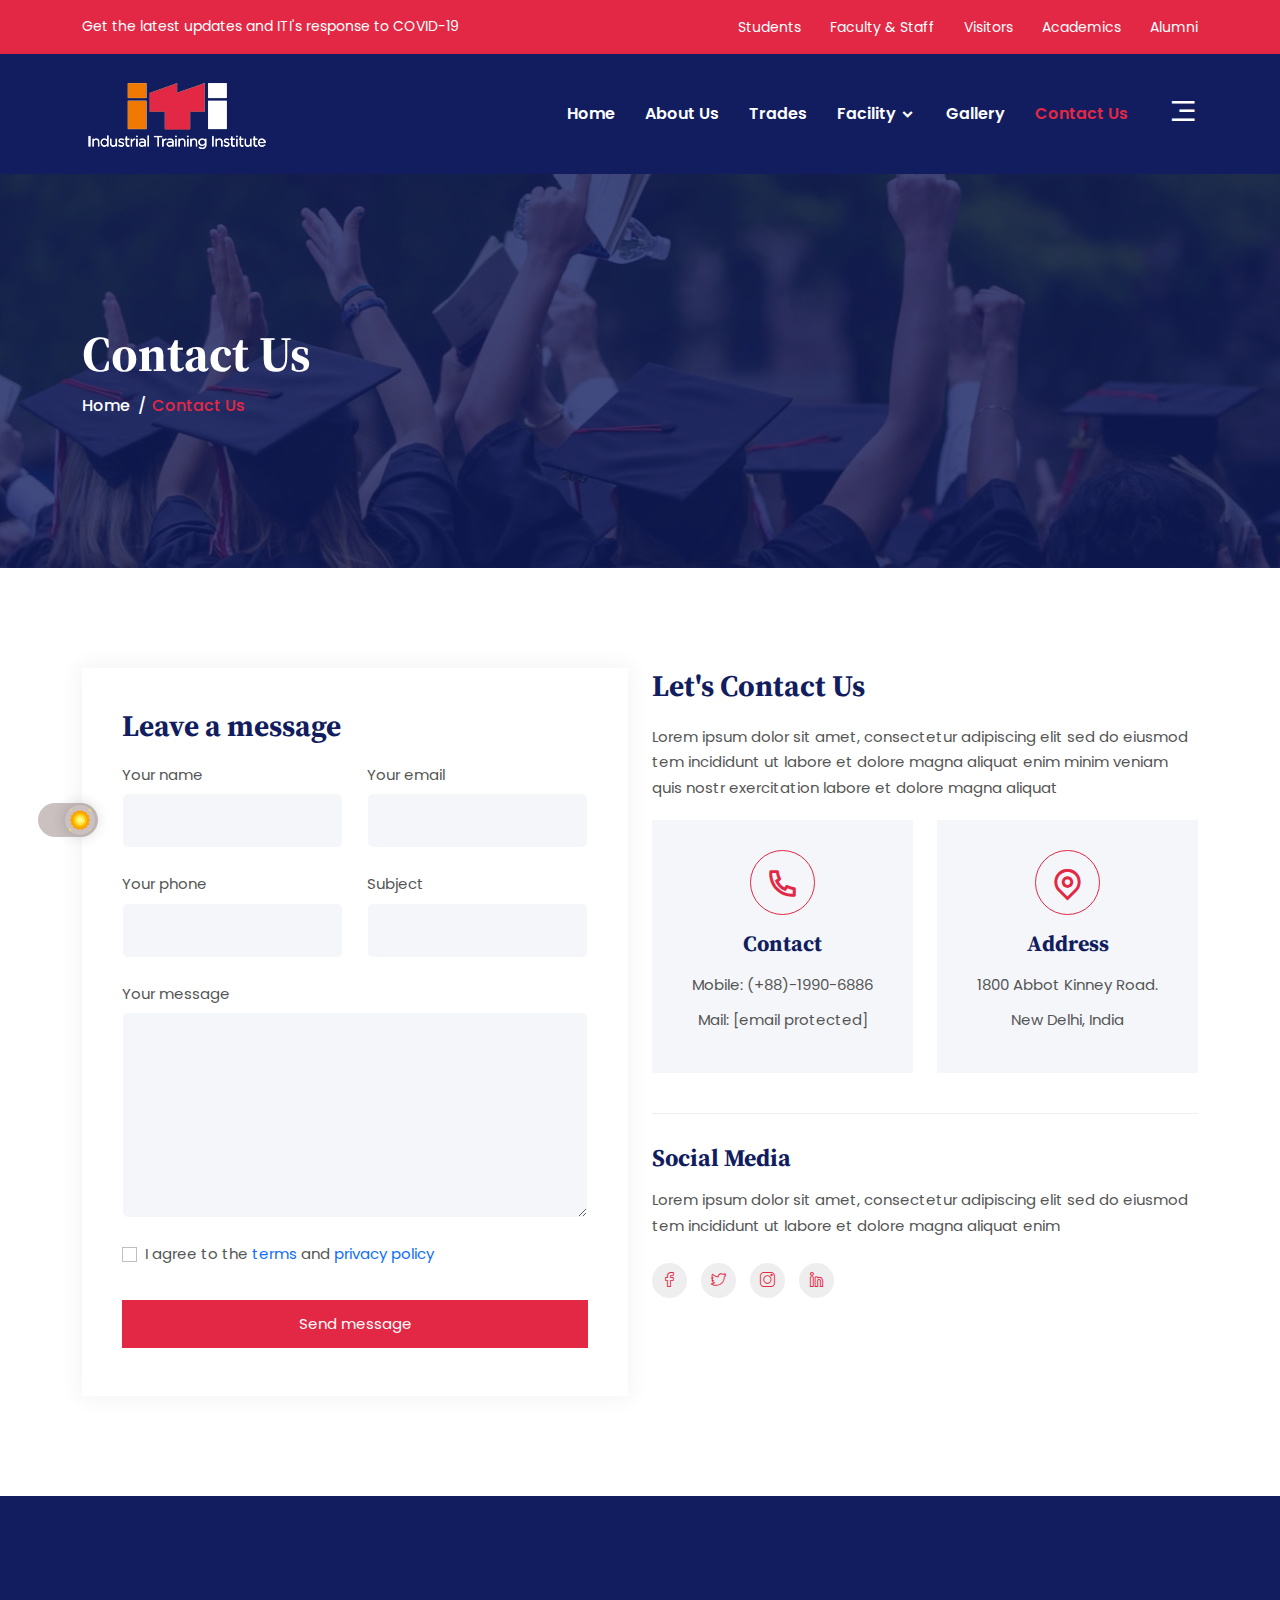
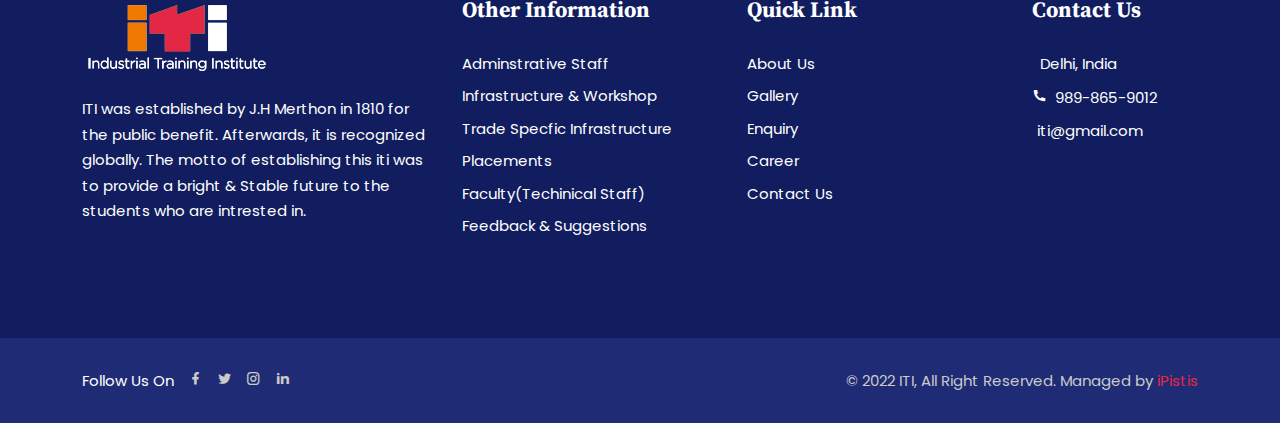
<file: contact-us.html>
<!DOCTYPE html>
<html lang="zxx">
<head>
<meta charset="UTF-8">
<meta http-equiv="X-UA-Compatible" content="IE=edge">
<meta name="viewport" content="width=device-width, initial-scale=1.0">

<link rel="stylesheet" href="assets/css/bootstrap.min.css">

<link rel="stylesheet" href="assets/css/meanmenu.css">

<link rel="stylesheet" href="assets/css/owl.carousel.min.css">

<link rel="stylesheet" href="https://use.fontawesome.com/releases/v5.6.3/css/all.css" integrity="sha384-UHRtZLI+pbxtHCWp1t77Bi1L4ZtiqrqD80Kn4Z8NTSRyMA2Fd33n5dQ8lWUE00s/" crossorigin="anonymous">

<link rel="stylesheet" href="assets/css/owl.theme.default.min.css">

<link rel="stylesheet" href="assets/css/magnific-popup.css">

<link rel="stylesheet" href="assets/css/flaticon.css">

<link rel="stylesheet" href="assets/css/remixicon.css">

<link rel="stylesheet" href="assets/css/odometer.min.css">

<link rel="stylesheet" href="assets/css/aos.css">

<link rel="stylesheet" href="assets/css/style.css">

<link rel="stylesheet" href="assets/css/dark.css">

<link rel="stylesheet" href="assets/css/responsive.css">
<link rel="icon" type="image/png" href="assets/images/favicon.png">
<title>ITI - College University HTML Template</title>
</head>
<body>

<div class="preloader-area">
<div class="spinner">
<div class="inner">
<div class="disc"></div>
<div class="disc"></div>
<div class="disc"></div>
</div>
</div>
</div>


<div class="top-header-area">
<div class="container">
<div class="row align-items-center">
<div class="col-lg-6 col-md-6">
<div class="header-left-content">
<p>Get the latest updates and ITI's response to COVID-19</p>
</div>
</div>
<div class="col-lg-6 col-md-6">
<div class="header-right-content">
<div class="list">
<ul>
<li><a href="#">Students</a></li>
<li><a href="#">Faculty & Staff</a></li>
<li><a href="#">Visitors</a></li>
<li><a href="#">Academics</a></li>
<li><a href="#">Alumni</a></li>
</ul>
</div>
</div>
</div>
</div>
</div>
</div>


<div class="navbar-area nav-bg-1">
<div class="mobile-responsive-nav">
<div class="container">
<div class="mobile-responsive-menu">
<div class="logo">
<a href="index.html">
<img src="assets/images/logo.png" class="main-logo" lt="logo">
<img src="assets/images/white-logo.png" class="white-logo" alt="logo">
</a>
</div>
</div>
</div>
</div>
<div class="desktop-nav">
<div class="container">
<nav class="navbar navbar-expand-md navbar-light">
<a class="navbar-brand" href="index.html">
<img src="assets/images/white-logo.png" alt="logo">
</a>
<div class="collapse navbar-collapse mean-menu" id="navbarSupportedContent">
<ul class="navbar-nav ms-auto">
<li class="nav-item">
<a href="index.html" class="nav-link">
Home
</a>
</li>
<li class="nav-item">
<a href="about.html" class="nav-link">
About Us
</a>
</li>
<li class="nav-item">
<a href="trade.html" class="nav-link">
Trades
</a>
</li>


<li class="nav-item">
    <a href="#" class="nav-link dropdown-toggle">
    Facility
    </a>
    <ul class="dropdown-menu">
    <li class="nav-item">
    <a href="#" class="nav-link">Special Infrastructure</a>
    </li>
    <li class="nav-item">
    <a href="#" class="nav-link"> Computer Lab with Projector</a>
    </li>
    <li class="nav-item">
     <a href="#" class="nav-link"> Sports</a>
     </li>
     <li class="nav-item">
    <a href="#" class="nav-link"> Library</a>
    </li>
     <li class="nav-item">
     <a href="#" class="nav-link">Online test lab </a>
    </li>
    </ul>
    </li>


<li class="nav-item">
<a href="gallery.html" class="nav-link">
Gallery
</a>
</li>


<li class="nav-item">
<a href="contact-us.html" class="nav-link active">Contact Us</a>
</li>
</ul>
<div class="others-options">
<div class="icon">
<i class="ri-menu-3-fill" data-bs-toggle="modal" data-bs-target="#sidebarModal"></i>
</div>
</div>
</div>
</nav>
</div>
</div>
<div class="others-option-for-responsive">
<div class="container">
<div class="dot-menu">
<div class="inner">
<div class="icon">
<i class="ri-menu-3-fill" data-bs-toggle="modal" data-bs-target="#sidebarModal"></i>
</div>
</div>
</div>
</div>
</div>
</div>


<div class="sidebarModal modal right fade" id="sidebarModal" tabindex="-1" role="dialog">
<div class="modal-dialog" role="document">
<div class="modal-content">
<button type="button" class="close" data-bs-dismiss="modal"><i class="ri-close-line"></i></button>
<div class="modal-body">
<a href="index.html">
<img src="assets/images/logo.png" class="main-logo" alt="logo">
<img src="assets/images/white-logo.png" class="white-logo" alt="logo">
</a>
<div class="sidebar-content">
<h3>About Us</h3>
<p>One of the most leading ITI college securing future of the student.</p>
<div class="sidebar-btn">
<a href="contact-us.html" class="default-btn">Let’s Talk</a>
</div>
</div>
<div class="sidebar-contact-info">
<h3>Contact Information</h3>
<ul class="info-list">
<li><i class="ri-phone-fill"></i> <a href="#">+990-123-4567</a></li>
<li><i class="ri-mail-line"></i>iti@gmail.com</li>
<li><i class="ri-map-pin-line"></i>New Delhi, India</li>
</ul>
</div> 
<ul class="sidebar-social-list">
<li>
<a href="https://www.facebook.com" target="_blank"><i class="flaticon-facebook"></i></a>
</li>
 <li>
<a href="https://www.twitter.com" target="_blank"><i class="flaticon-twitter"></i></a>
</li>
<li>
<a href="https://linkedin.com/?lang=en" target="_blank"><i class="flaticon-linkedin"></i></a>
</li>
<li>
<a href="https://instagram.com/?lang=en" target="_blank"><i class="flaticon-instagram"></i></a>
</li>
</ul>
<div class="contact-form">
<h3>Ready to Get Started?</h3>
<form>
<div class="row">
<div class="col-lg-12 col-md-6 mb-3">
<div class="form-group mb-20">
<input type="text" name="name" class="form-control" placeholder="Your name">
</div>
</div>
<div class="col-lg-12 col-md-6 mb-3">
<div class="form-group">
<input type="email" name="email" class="form-control" placeholder="Your email address">
</div>
</div>
<div class="col-lg-12 col-md-12 mb-3">
<div class="form-group">
<input type="text" name="phone_number" class="form-control" placeholder="Your phone number">
</div>
</div>
<div class="col-lg-12 col-md-12 mb-3">
<div class="form-group">
<textarea name="message" class="form-control" cols="30" rows="6" placeholder="Write your message..."></textarea>
</div>
</div>
<div class="col-lg-12 col-md-12">
<button type="submit" class="default-btn">Send Message<span></span></button>
<div class="h3 text-center hidden"></div>
<div class="clearfix"></div>
</div>
</div>
</form>
</div>
</div>
</div>
</div>
</div>


<div class="page-banner-area bg-2">
<div class="container">
<div class="page-banner-content">
<h1>Contact Us</h1>
<ul>
<li><a href="index.html">Home</a></li>
<li>Contact Us</li>
</ul>
</div>
</div>
</div>


<div class="contact-us-area pt-100 pb-70">
<div class="container">
<div class="row">
<div class="col-lg-6">
<div class="contacts-form">
<h3>Leave a message</h3>
<form id="contactForm">
<div class="row">
<div class="col-lg-6 col-sm-6">
<div class="form-group">
<label>Your name</label>
<input type="text" name="name" id="name" class="form-control" required data-error="Please enter your name">
<div class="help-block with-errors"></div>
</div>
</div>
<div class="col-lg-6 col-sm-6">
<div class="form-group">
<label>Your email</label>
<input type="email" name="email" id="email" class="form-control" required data-error="Please enter your email">
<div class="help-block with-errors"></div>
</div>
</div>
<div class="col-lg-6 col-sm-6">
<div class="form-group">
<label>Your phone</label>
<input type="text" name="phone_number" id="phone_number" required data-error="Please enter your number" class="form-control">
<div class="help-block with-errors"></div>
</div>
</div>
<div class="col-lg-6 col-sm-6">
<div class="form-group">
<label>Subject</label>
<input type="text" name="msg_subject" id="msg_subject" class="form-control" required data-error="Please enter your subject">
<div class="help-block with-errors"></div>
</div>
</div>
<div class="col-12">
<div class="form-group">
<label>Your message</label>
<textarea name="message" class="form-control" id="message" cols="30" rows="8" required data-error="Write your message"></textarea>
<div class="help-block with-errors"></div>
</div>
</div>
<div class="form-group">
<div class="form-check">
<input name="gridCheck" value="I agree to the terms and privacy policy." class="form-check-input" type="checkbox" id="gridCheck" required>
<label class="form-check-label" for="gridCheck">
I agree to the <a href="privacy-policy.html">terms</a> and <a href="privacy-policy.html">privacy policy</a>
</label>
<div class="help-block with-errors gridCheck-error"></div>
</div>
</div>
<div class="col-lg-12 col-md-12">
<button type="submit" class="default-btn">
<span>Send message</span>
</button>
<div id="msgSubmit" class="h3 text-center hidden"></div>
 <div class="clearfix"></div>
</div>
</div>
</form>
</div>
</div>
<div class="col-lg-6">
<div class="contact-and-address">
<h2>Let's Contact Us</h2>
<p>Lorem ipsum dolor sit amet, consectetur adipiscing elit sed do eiusmod tem incididunt ut labore et dolore magna aliquat enim minim veniam quis nostr exercitation labore et dolore magna aliquat </p>
<div class="contact-and-address-content">
<div class="row">
<div class="col-lg-6 col-md-6">
<div class="contact-card">
<div class="icon">
<i class="ri-phone-line"></i>
</div>
<h4>Contact</h4>
<p>Mobile: <a href="tel:+#">(+88)-1990-6886</a></p>
<p>Mail: <a href="#"><span class="__cf_email__" data-cfemail="addeccc3d8edc8c9d8c0ccc4c183cec2c0">[email&#160;protected]</span></a></p>
</div>
</div>
<div class="col-lg-6 col-md-6">
<div class="contact-card">
<div class="icon">
<i class="ri-map-pin-line"></i>
</div>
<h4>Address</h4>
<p>1800 Abbot Kinney Road.</p>
<p>New Delhi, India</p>
</div>
</div>
</div>
</div>
<div class="social-media">
<h3>Social Media</h3>
<p>Lorem ipsum dolor sit amet, consectetur adipiscing elit sed do eiusmod tem incididunt ut labore et dolore magna aliquat enim</p>
<ul>
<li>
<a href="https://www.facebook.com" target="_blank"><i class="flaticon-facebook"></i></a>
</li>
<li>
<a href="https://www.twitter.com" target="_blank"><i class="flaticon-twitter"></i></a>
</li>
<li>
<a href="https://instagram.com/?lang=en" target="_blank"><i class="flaticon-instagram"></i></a>
</li>
<li>
<a href="https://linkedin.com/?lang=en" target="_blank"><i class="flaticon-linkedin"></i></a>
</li>
</ul>
</div>
</div>
</div>
</div>
</div>
</div>


<div class="footer-area pt-100 pb-70">
<div class="container">
<div class="row">
<div class="col-lg-4 col-sm-6">
<div class="footer-logo-area">
<a href="index.html"><img src="assets/images/white-logo.png" alt="Image"></a>
<p>ITI was established by J.H Merthon in 1810 for the public benefit. Afterwards, it is recognized globally. The motto of establishing this iti was to provide a bright & Stable future to the students who are intrested in.</p>

</div>
</div>

<div class="col-lg-3 col-sm-6">
    <div class="footer-widjet">
    <h3>Other Information</h3>
    <div class="list">
    <ul>
    <li><a href="#">Adminstrative Staff</a></li>
    <li><a href="#">Infrastructure & Workshop</a></li>
    <li><a href="#">Trade Specfic Infrastructure</a></li>
    <li><a href="#">Placements</a></li>
    <li><a href="#">Faculty(Techinical Staff)</a></li>
    <li><a href="#">Feedback & Suggestions</a></li>
    </ul>
    </div>
    </div>
</div>
<div class="col-lg-3 col-sm-6">
<div class="footer-widjet">
<h3>Quick Link</h3>
<div class="list">
<ul>
<li><a href="about.html">About Us</a></li>
<li><a href="gallery.html">Gallery</a></li>
<li><a href="#">Enquiry</a></li>
<li><a href="#">Career</a></li>
<li><a href="contact-us.html">Contact Us</a></li>
</ul>
</div>
</div>
</div>
<div class="col-lg-2 col-sm-6">
<div class="footer-widjet">
<h3>Contact Us</h3>
<div class="list">
    <ul>
        <li> <a><i class="fas fa-map-marker-alt"></i></a> <a class="spac">Delhi, India</a></li>
        <li><a href="tel:+01987655567685"><i class="ri-phone-fill"></i></a><a href="tel:+01987655567685" class="spac_1">989-865-9012</a></li>
        <li><a href="#"><i class="fas fa-envelope"></i></a><a></a> <a class="spac_2">iti@gmail.com</a></li>
    </ul>
</div>
</div>
</div>
</div>
<!-- <div class="shape">
<img src="assets/images/shape-1.png" alt="Image">
</div> -->
</div>
</div>


<div class="copyright-area">
<div class="container">
<div class="copyright">
<div class="row">
<div class="col-lg-6 col-md-4">
<div class="social-content">
<ul>
<li><span>Follow Us On</span></li>
<li>
<a href="https://www.facebook.com" target="_blank"><i class="ri-facebook-fill"></i></a>
 </li>
<li>
<a href="https://www.twitter.com" target="_blank"><i class="ri-twitter-fill"></i></a>
</li>
<li>
<a href="https://instagram.com/?lang=en" target="_blank"><i class="ri-instagram-line"></i></a>
</li>
<li>
<a href="https://linkedin.com/?lang=en" target="_blank"><i class="ri-linkedin-fill"></i></a>
</li>
</ul>
</div>
</div>
<div class="col-lg-6 col-md-8">
<div class="copy">
<p>© 2022 ITI, All Right Reserved. Managed by <a href="https://ipistis.com/" target="_blank">iPistis</a></p>
</div>
</div>
</div>
</div>
</div>
</div>


<div class="go-top">
<i class="ri-arrow-up-s-line"></i>
<i class="ri-arrow-up-s-line"></i>
</div>


</script><script src="assets/js/jquery.min.js"></script>

<script src="assets/js/bootstrap.bundle.min.js"></script>

<script src="assets/js/jquery.meanmenu.js"></script>

<script src="assets/js/owl.carousel.min.js"></script>

<script src="assets/js/carousel-thumbs.min.js"></script>

<script src="assets/js/jquery.magnific-popup.js"></script>

<script src="assets/js/aos.js"></script>

<script src="assets/js/odometer.min.js"></script>

<script src="assets/js/appear.min.js"></script>

<script src="assets/js/form-validator.min.js"></script>

<script src="assets/js/contact-form-script.js"></script>

<script src="assets/js/ajaxchimp.min.js"></script>

<script src="assets/js/custom.js"></script>
</body>
</html>
</file>
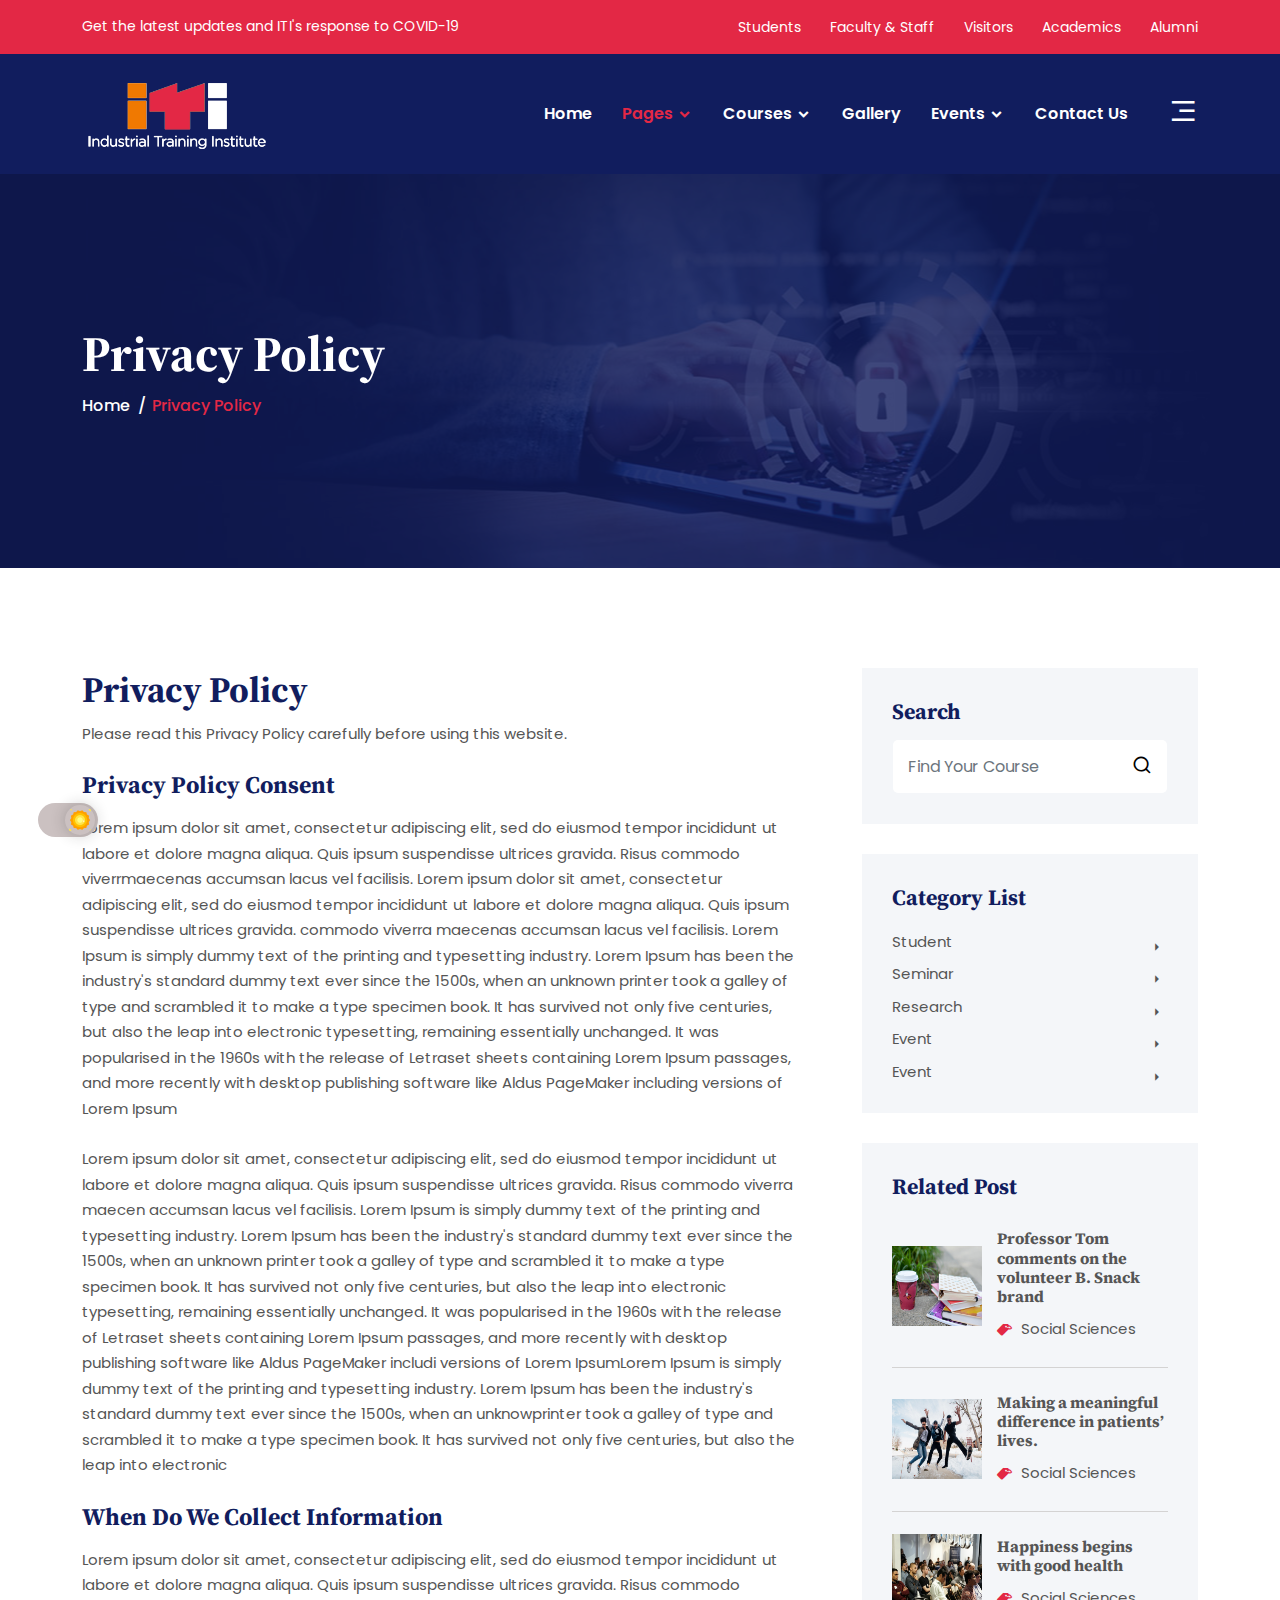
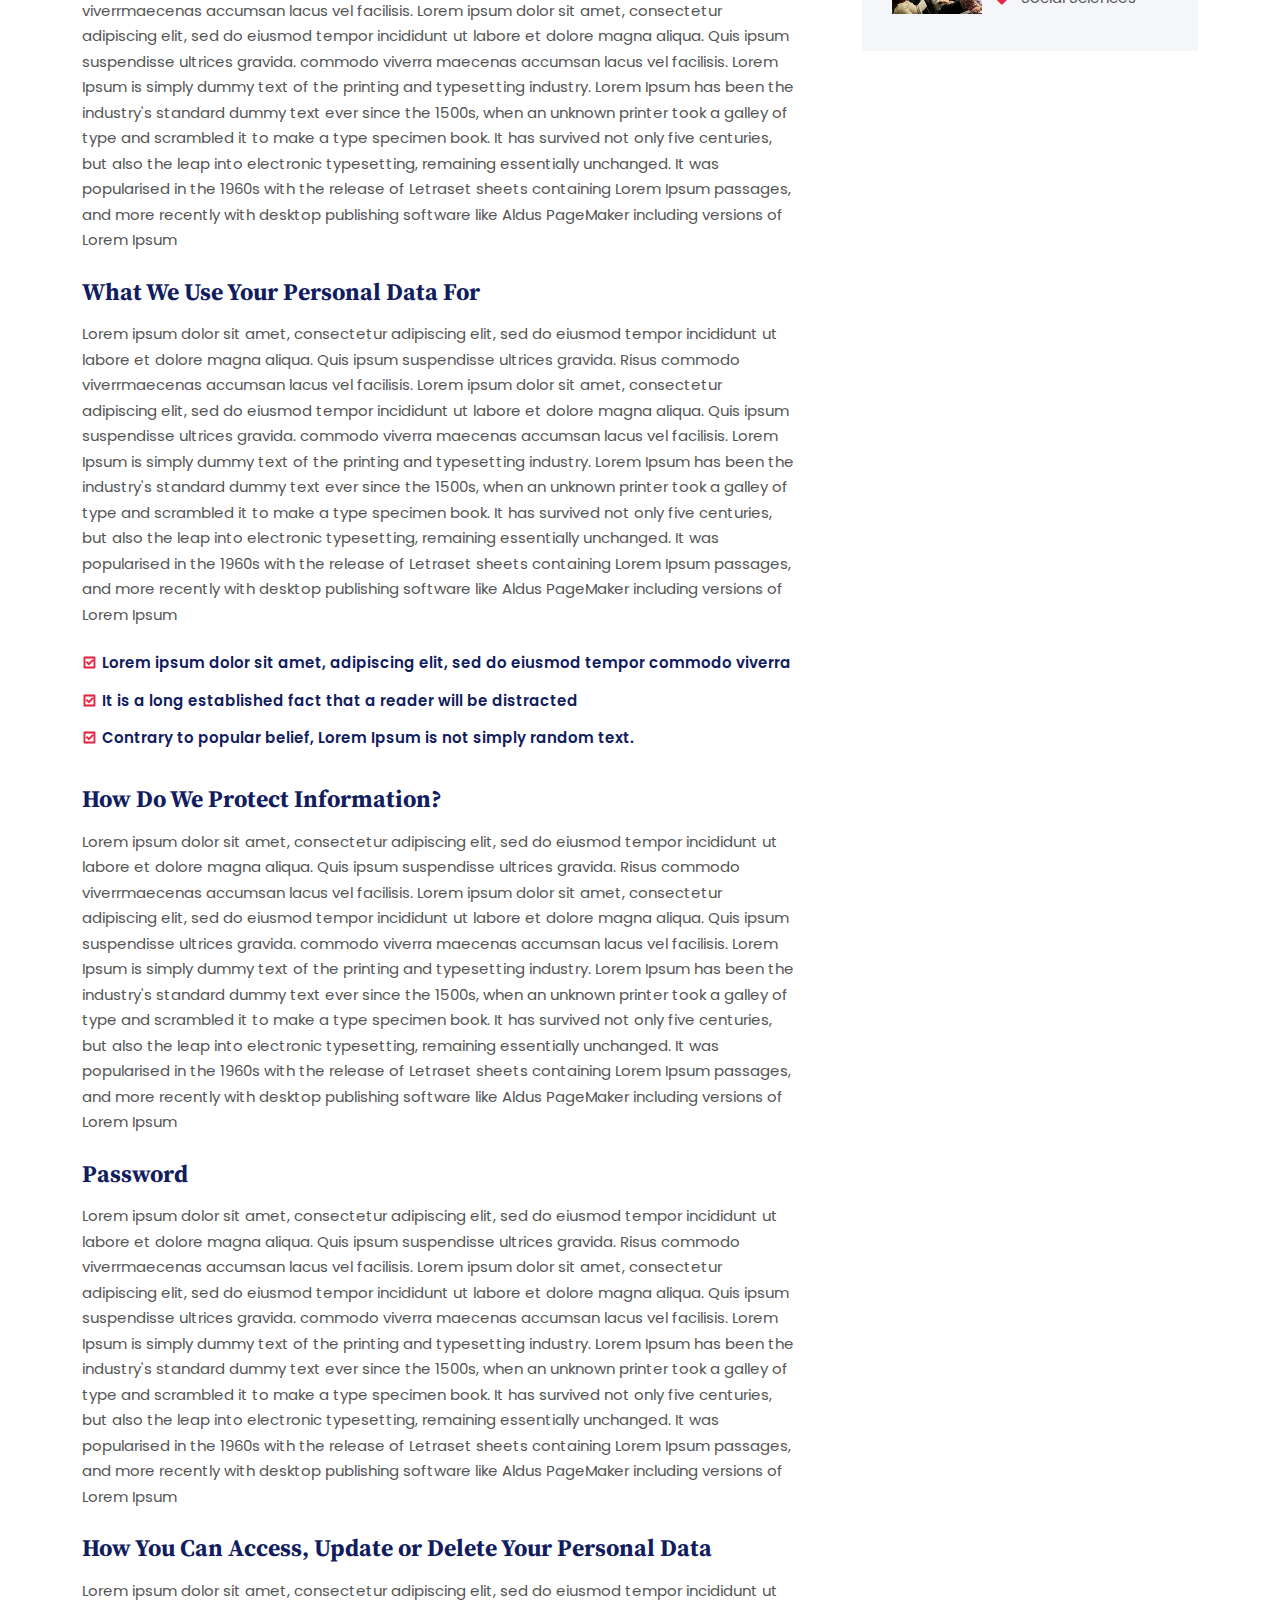
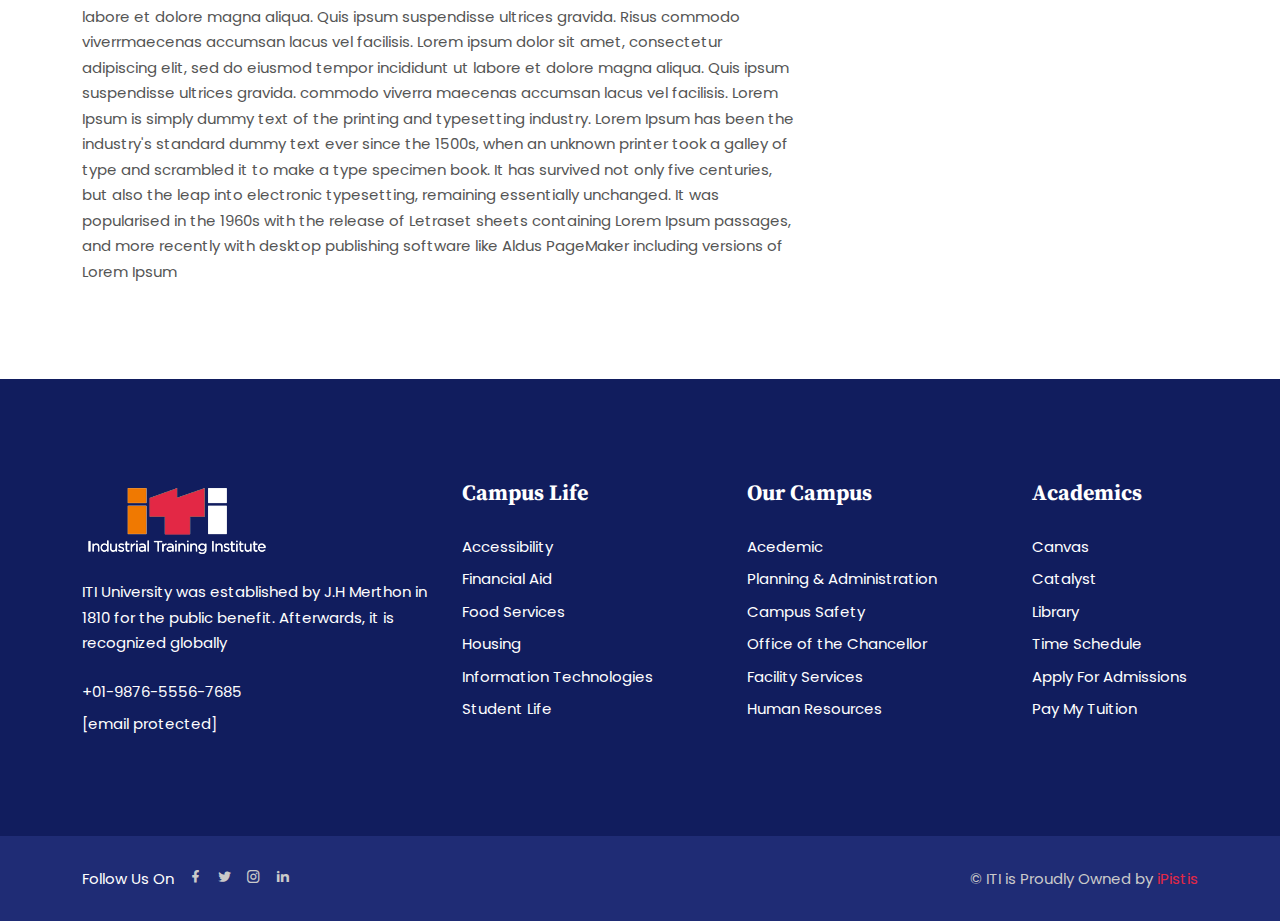
<file: privacy-policy.html>
<!DOCTYPE html>
<html lang="zxx">
<head>
<meta charset="UTF-8">
<meta http-equiv="X-UA-Compatible" content="IE=edge">
<meta name="viewport" content="width=device-width, initial-scale=1.0">

<link rel="stylesheet" href="assets/css/bootstrap.min.css">

<link rel="stylesheet" href="assets/css/meanmenu.css">

<link rel="stylesheet" href="assets/css/owl.carousel.min.css">

<link rel="stylesheet" href="assets/css/owl.theme.default.min.css">

<link rel="stylesheet" href="assets/css/magnific-popup.css">

<link rel="stylesheet" href="assets/css/flaticon.css">

<link rel="stylesheet" href="assets/css/remixicon.css">

<link rel="stylesheet" href="assets/css/odometer.min.css">

<link rel="stylesheet" href="assets/css/aos.css">

<link rel="stylesheet" href="assets/css/style.css">

<link rel="stylesheet" href="assets/css/dark.css">

<link rel="stylesheet" href="assets/css/responsive.css">
<link rel="icon" type="image/png" href="assets/images/favicon.png">
<title>ITI - College University HTML Template</title>
</head>
<body>

<div class="preloader-area">
<div class="spinner">
<div class="inner">
<div class="disc"></div>
<div class="disc"></div>
<div class="disc"></div>
</div>
</div>
</div>


<div class="top-header-area">
<div class="container">
<div class="row align-items-center">
<div class="col-lg-6 col-md-6">
<div class="header-left-content">
<p>Get the latest updates and ITI's response to COVID-19</p>
</div>
</div>
<div class="col-lg-6 col-md-6">
<div class="header-right-content">
<div class="list">
<ul>
<li><a href="graduate-admission.html">Students</a></li>
<li><a href="#">Faculty & Staff</a></li>
<li><a href="#">Visitors</a></li>
<li><a href="#">Academics</a></li>
<li><a href="#">Alumni</a></li>
</ul>
</div>
</div>
</div>
</div>
</div>
</div>


<div class="navbar-area nav-bg-1">
<div class="mobile-responsive-nav">
<div class="container">
<div class="mobile-responsive-menu">
<div class="logo">
<a href="index.html">
<img src="assets/images/logo.png" class="main-logo" lt="logo">
<img src="assets/images/white-logo.png" class="white-logo" alt="logo">
</a>
</div>
</div>
</div>
</div>
<div class="desktop-nav">
<div class="container">
<nav class="navbar navbar-expand-md navbar-light">
<a class="navbar-brand" href="index.html">
<img src="assets/images/white-logo.png" alt="logo">
</a>
<div class="collapse navbar-collapse mean-menu" id="navbarSupportedContent">
<ul class="navbar-nav ms-auto">
<li class="nav-item">
<a href="index.html" class="nav-link">
Home
</a>
</li>
<li class="nav-item">
<a href="#" class="nav-link dropdown-toggle active">
Pages
</a>
<ul class="dropdown-menu">
<li class="nav-item">
<a href="graduate-admission.html" class="nav-link">Pages</a>
</li>
<li class="nav-item">
<a href="#" class="nav-link">Campus Life</a>
</li>
<li class="nav-item">
<a href="#" class="nav-link">Alumni</a>
</li>
<li class="nav-item">
<a href="#" class="nav-link dropdown-toggle">
Trade
</a>
<ul class="dropdown-menu">
<li class="nav-item">
<a href="trade.html" class="nav-link">Trade</a>
</li>
<li class="nav-item">
<a href="trade-details.html" class="nav-link">Trade Details</a>
</li>
</ul>
</li>
<li class="nav-item">
<a href="#" class="nav-link dropdown-toggle">
Latest News
</a>
<ul class="dropdown-menu">
<li class="nav-item">
<a href="#" class="nav-link">Our Latest News</a>
</li>
<li class="nav-item">
<a href="#" class="nav-link">News Details</a>
</li>
 </ul>
</li>
<li class="nav-item">
<a href="#" class="nav-link">FAQ</a>
</li>
<li class="nav-item">
<a href="#" class="nav-link dropdown-toggle">
Users
</a>
<ul class="dropdown-menu">
<li class="nav-item">
<a href="#" class="nav-link">Login</a>
</li>
<li class="nav-item">
<a href="#" class="nav-link">Register</a>
</li>
<li class="nav-item">
<a href="#" class="nav-link">Recover Password</a>
</li>
</ul>
</li>
<li class="nav-item">
<a href="privacy-policy.html" class="nav-link active">Privacy Policy</a>
</li>
<li class="nav-item">
<a href="#" class="nav-link">Terms And Conditions</a>
</li>
<li class="nav-item">
<a href="#" class="nav-link">Coming Soon</a>
</li>
<li class="nav-item">
<a href="#" class="nav-link">404 Page</a>
</li>
</ul>
</li>
<li class="nav-item">
<a href="#" class="nav-link dropdown-toggle">
Courses
</a>
<ul class="dropdown-menu">
<li class="nav-item">
<a href="#" class="nav-link">Courses</a>
</li>
<li class="nav-item">
<a href="#" class="nav-link">Courses Details</a>
</li>
</ul>
</li>
<li class="nav-item">
<a href="gallery.html" class="nav-link ">
Gallery
</a>
</li>
<li class="nav-item">
<a href="#" class="nav-link dropdown-toggle">
Events
</a>
<ul class="dropdown-menu">
<li class="nav-item">
<a href="events.html" class="nav-link">Events</a>
</li>
<li class="nav-item">
<a href="#" class="nav-link">Events Details</a>
</li>
</ul>
</li>
<li class="nav-item">
<a href="contact-us.html" class="nav-link">Contact Us</a>
</li>
</ul>
<div class="others-options">
<div class="icon">
<i class="ri-menu-3-fill" data-bs-toggle="modal" data-bs-target="#sidebarModal"></i>
</div>
</div>
</div>
</nav>
</div>
</div>
<div class="others-option-for-responsive">
<div class="container">
<div class="dot-menu">
<div class="inner">
<div class="icon">
<i class="ri-menu-3-fill" data-bs-toggle="modal" data-bs-target="#sidebarModal"></i>
</div>
</div>
</div>
</div>
</div>
</div>


<div class="sidebarModal modal right fade" id="sidebarModal" tabindex="-1" role="dialog">
<div class="modal-dialog" role="document">
<div class="modal-content">
<button type="button" class="close" data-bs-dismiss="modal"><i class="ri-close-line"></i></button>
<div class="modal-body">
<a href="index.html">
<img src="assets/images/logo.png" class="main-logo" alt="logo">
<img src="assets/images/white-logo.png" class="white-logo" alt="logo">
</a>
<div class="sidebar-content">
<h3>About Us</h3>
<p>Lorem ipsum dolor sit amet consectetur adipiscing elit sed do eiusmod tempor incididunt ut labore et dolore magna aliqua.</p>
<div class="sidebar-btn">
<a href="contact-us.html" class="default-btn">Let’s Talk</a>
</div>
</div>
<div class="sidebar-contact-info">
<h3>Contact Information</h3>
<ul class="info-list">
<li><i class="ri-phone-fill"></i> <a href="tel:9901234567">+990-123-4567</a></li>
<li><i class="ri-mail-line"></i>iti@gmail.com</li>
<li><i class="ri-map-pin-line"></i> New Delhi, India</li>
</ul>
</div>
<ul class="sidebar-social-list">
<li>
<a href="https://www.facebook.com" target="_blank"><i class="flaticon-facebook"></i></a>
</li>
 <li>
<a href="https://www.twitter.com" target="_blank"><i class="flaticon-twitter"></i></a>
</li>
<li>
<a href="https://linkedin.com/?lang=en" target="_blank"><i class="flaticon-linkedin"></i></a>
</li>
<li>
<a href="https://instagram.com/?lang=en" target="_blank"><i class="flaticon-instagram"></i></a>
</li>
</ul>
<div class="contact-form">
<h3>Ready to Get Started?</h3>
<form id="contactForm">
<div class="row">
<div class="col-lg-12 col-md-6">
<div class="form-group">
<input type="text" name="name" class="form-control" required data-error="Please enter your name" placeholder="Your name">
<div class="help-block with-errors"></div>
</div>
</div>
<div class="col-lg-12 col-md-6">
<div class="form-group">
<input type="email" name="email" class="form-control" required data-error="Please enter your email" placeholder="Your email address">
<div class="help-block with-errors"></div>
</div>
</div>
<div class="col-lg-12 col-md-12">
<div class="form-group">
<input type="text" name="phone_number" class="form-control" required data-error="Please enter your phone number" placeholder="Your phone number">
<div class="help-block with-errors"></div>
</div>
</div>
<div class="col-lg-12 col-md-12">
<div class="form-group">
<textarea name="message" class="form-control" cols="30" rows="6" required data-error="Please enter your message" placeholder="Write your message..."></textarea>
<div class="help-block with-errors"></div>
</div>
</div>
<div class="col-lg-12 col-md-12">
<button type="submit" class="default-btn">Send Message<span></span></button>
<div id="msgSubmit" class="h3 text-center hidden"></div>
<div class="clearfix"></div>
</div>
</div>
</form>
</div>
</div>
</div>
</div>
</div>


<div class="page-banner-area bg-21">
<div class="container">
<div class="page-banner-content">
<h1>Privacy Policy</h1>
<ul>
<li><a href="index.html">Home</a></li>
<li>Privacy Policy</li>
</ul>
</div>
</div>
</div>


<div class="privacy-policy-area pt-100 pb-70">
<div class="container">
<div class="row">
<div class="col-lg-8">
<div class="privacy-content pr-20">
<h2>Privacy Policy</h2>
<p>Please read this Privacy Policy carefully before using this website.</p>
<h4>Privacy Policy Consent</h4>
<p>Lorem ipsum dolor sit amet, consectetur adipiscing elit, sed do eiusmod tempor incididunt ut labore et dolore magna aliqua. Quis ipsum suspendisse ultrices gravida. Risus commodo viverrmaecenas accumsan lacus vel facilisis. Lorem ipsum dolor sit amet, consectetur adipiscing elit, sed do eiusmod tempor incididunt ut labore et dolore magna aliqua. Quis ipsum suspendisse ultrices gravida. commodo viverra maecenas accumsan lacus vel facilisis. Lorem Ipsum is simply dummy text of the printing and typesetting industry. Lorem Ipsum has been the industry's standard dummy text ever since the 1500s, when an unknown printer took a galley of type and scrambled it to make a type specimen book. It has survived not only five centuries, but also the leap into electronic typesetting, remaining essentially unchanged. It was popularised in the 1960s with the release of Letraset sheets containing Lorem Ipsum passages, and more recently with desktop publishing software like
Aldus PageMaker including versions of Lorem Ipsum</p>
<p>Lorem ipsum dolor sit amet, consectetur adipiscing elit, sed do eiusmod tempor incididunt ut labore et dolore magna aliqua. Quis ipsum suspendisse ultrices gravida. Risus commodo viverra maecen accumsan lacus vel facilisis. Lorem Ipsum is simply dummy text of the printing and typesetting industry. Lorem Ipsum has been the industry's standard dummy text ever since the 1500s, when an unknown printer took a galley of type and scrambled it to make a type specimen book. It has survived not only five centuries, but also the leap into electronic typesetting, remaining essentially unchanged. It was popularised in the 1960s with the release of Letraset sheets containing Lorem Ipsum passages, and more recently with desktop publishing software like Aldus PageMaker includi versions of Lorem IpsumLorem Ipsum is simply dummy text of the printing and typesetting industry. Lorem Ipsum has been the industry's standard dummy text ever since the 1500s, when an unknowprinter took a galley of type and scrambled it to make a type specimen book. It has survived not only five centuries, but also the leap into electronic</p>
<h4>When Do We Collect Information</h4>
<p>Lorem ipsum dolor sit amet, consectetur adipiscing elit, sed do eiusmod tempor incididunt ut labore et dolore magna aliqua. Quis ipsum suspendisse ultrices gravida. Risus commodo viverrmaecenas accumsan lacus vel facilisis. Lorem ipsum dolor sit amet, consectetur adipiscing elit, sed do eiusmod tempor incididunt ut labore et dolore magna aliqua. Quis ipsum suspendisse ultrices gravida. commodo viverra maecenas accumsan lacus vel facilisis. Lorem Ipsum is simply dummy text of the printing and typesetting industry. Lorem Ipsum has been the industry's standard dummy text ever since the 1500s, when an unknown printer took a galley of type and scrambled it to make a type specimen book. It has survived not only five centuries, but also the leap into electronic typesetting, remaining essentially unchanged. It was popularised in the 1960s with the release of Letraset sheets containing Lorem Ipsum passages, and more recently with desktop publishing software like
Aldus PageMaker including versions of Lorem Ipsum</p>
<h4>What We Use Your Personal Data For</h4>
<p>Lorem ipsum dolor sit amet, consectetur adipiscing elit, sed do eiusmod tempor incididunt ut labore et dolore magna aliqua. Quis ipsum suspendisse ultrices gravida. Risus commodo viverrmaecenas accumsan lacus vel facilisis. Lorem ipsum dolor sit amet, consectetur adipiscing elit, sed do eiusmod tempor incididunt ut labore et dolore magna aliqua. Quis ipsum suspendisse ultrices gravida. commodo viverra maecenas accumsan lacus vel facilisis. Lorem Ipsum is simply dummy text of the printing and typesetting industry. Lorem Ipsum has been the industry's standard dummy text ever since the 1500s, when an unknown printer took a galley of type and scrambled it to make a type specimen book. It has survived not only five centuries, but also the leap into electronic typesetting, remaining essentially unchanged. It was popularised in the 1960s with the release of Letraset sheets containing Lorem Ipsum passages, and more recently with desktop publishing software like
Aldus PageMaker including versions of Lorem Ipsum</p>
<div class="list">
<ul>
<li><i class="ri-checkbox-line"></i>Lorem ipsum dolor sit amet, adipiscing elit, sed do eiusmod tempor commodo viverra</li>
<li><i class="ri-checkbox-line"></i>It is a long established fact that a reader will be distracted</li>
<li><i class="ri-checkbox-line"></i>Contrary to popular belief, Lorem Ipsum is not simply random text.</li>
</ul>
</div>
<h4>How Do We Protect Information?</h4>
<p>Lorem ipsum dolor sit amet, consectetur adipiscing elit, sed do eiusmod tempor incididunt ut labore et dolore magna aliqua. Quis ipsum suspendisse ultrices gravida. Risus commodo viverrmaecenas accumsan lacus vel facilisis. Lorem ipsum dolor sit amet, consectetur adipiscing elit, sed do eiusmod tempor incididunt ut labore et dolore magna aliqua. Quis ipsum suspendisse ultrices gravida. commodo viverra maecenas accumsan lacus vel facilisis. Lorem Ipsum is simply dummy text of the printing and typesetting industry. Lorem Ipsum has been the industry's standard dummy text ever since the 1500s, when an unknown printer took a galley of type and scrambled it to make a type specimen book. It has survived not only five centuries, but also the leap into electronic typesetting, remaining essentially unchanged. It was popularised in the 1960s with the release of Letraset sheets containing Lorem Ipsum passages, and more recently with desktop publishing software like
Aldus PageMaker including versions of Lorem Ipsum</p>
<h4>Password</h4>
<p>Lorem ipsum dolor sit amet, consectetur adipiscing elit, sed do eiusmod tempor incididunt ut labore et dolore magna aliqua. Quis ipsum suspendisse ultrices gravida. Risus commodo viverrmaecenas accumsan lacus vel facilisis. Lorem ipsum dolor sit amet, consectetur adipiscing elit, sed do eiusmod tempor incididunt ut labore et dolore magna aliqua. Quis ipsum suspendisse ultrices gravida. commodo viverra maecenas accumsan lacus vel facilisis. Lorem Ipsum is simply dummy text of the printing and typesetting industry. Lorem Ipsum has been the industry's standard dummy text ever since the 1500s, when an unknown printer took a galley of type and scrambled it to make a type specimen book. It has survived not only five centuries, but also the leap into electronic typesetting, remaining essentially unchanged. It was popularised in the 1960s with the release of Letraset sheets containing Lorem Ipsum passages, and more recently with desktop publishing software like
Aldus PageMaker including versions of Lorem Ipsum</p>
<h4>How You Can Access, Update or Delete Your Personal Data</h4>
<p>Lorem ipsum dolor sit amet, consectetur adipiscing elit, sed do eiusmod tempor incididunt ut labore et dolore magna aliqua. Quis ipsum suspendisse ultrices gravida. Risus commodo viverrmaecenas accumsan lacus vel facilisis. Lorem ipsum dolor sit amet, consectetur adipiscing elit, sed do eiusmod tempor incididunt ut labore et dolore magna aliqua. Quis ipsum suspendisse ultrices gravida. commodo viverra maecenas accumsan lacus vel facilisis. Lorem Ipsum is simply dummy text of the printing and typesetting industry. Lorem Ipsum has been the industry's standard dummy text ever since the 1500s, when an unknown printer took a galley of type and scrambled it to make a type specimen book. It has survived not only five centuries, but also the leap into electronic typesetting, remaining essentially unchanged. It was popularised in the 1960s with the release of Letraset sheets containing Lorem Ipsum passages, and more recently with desktop publishing software like
Aldus PageMaker including versions of Lorem Ipsum</p>
</div>
</div>
<div class="col-lg-4">
<div class="privacy-left-content pl-20">
<div class="serch-content">
<h3>Search</h3>
<div class="form-group">
<input type="text" class="form-control" placeholder="Find Your Course">
<button type="submit" class="src-btn">
<i class="flaticon-search"></i>
</button>
</div>
</div>
<div class="category-list">
<h3>Category List</h3>
<ul>
<li>
<a href="#">Student<i class="ri-arrow-drop-right-fill"></i></a>
</li>
<li>
<a href="#">Seminar<i class="ri-arrow-drop-right-fill"></i></a>
</li>
<li>
<a href="#">Research<i class="ri-arrow-drop-right-fill"></i></a>
</li>
<li>
<a href="#">Event<i class="ri-arrow-drop-right-fill"></i></a>
</li>
<li>
<a href="#">Event<i class="ri-arrow-drop-right-fill"></i></a>
</li>
</ul>
</div>
<div class="related-post-area">
<h3>Related Post</h3>
<div class="related-post-box">
<div class="related-post-content">
<a href="#"><img src="assets/images/news/news-2.jpg" alt="Image"></a>
<h4><a href="#">Professor Tom comments on the volunteer B. Snack brand</a></h4>
<p><i class="flaticon-tag"></i> Social Sciences</p>
</div>
</div>
<div class="related-post-box">
<div class="related-post-content">
<a href="#"><img src="assets/images/news/news-3.jpg" alt="Image"></a>
<h4><a href="#">Making a meaningful difference in patients’ lives.</a></h4>
<p><i class="flaticon-tag"></i> Social Sciences</p>
</div>
</div>
 <div class="related-post-box">
<div class="related-post-content">
<a href="#"><img src="assets/images/news/news-1.jpg" alt="Image"></a>
<h4><a href="#">Happiness begins with good health</a></h4>
<p><i class="flaticon-tag"></i> Social Sciences</p>
</div>
</div>
</div>
</div>
</div>
</div>
</div>
</div>


<div class="footer-area pt-100 pb-70">
<div class="container">
<div class="row">
<div class="col-lg-4 col-sm-6">
<div class="footer-logo-area">
<a href="index.html"><img src="assets/images/white-logo.png" alt="Image"></a>
<p>ITI University was established by J.H Merthon in 1810 for the public benefit. Afterwards, it is recognized globally</p>
<div class="contact-list">
<ul>
<li><a href="tel:+01987655567685">+01-9876-5556-7685
</a></li>
<li><a href="/cdn-cgi/l/email-protection#49282d242027093a28273c672c2d3c"><span class="__cf_email__" data-cfemail="c5a4a1a8acab85b6a4abb0eba0a1b0">[email&#160;protected]</span></a></li>
</ul>
</div>
</div>
</div>
<div class="col-lg-3 col-sm-6">
<div class="footer-widjet">
<h3>Campus Life</h3>
<div class="list">
<ul>
<li><a href="#">Accessibility</a></li>
<li><a href="#">Financial Aid</a></li>
<li><a href="#">Food Services</a></li>
<li><a href="#">Housing</a></li>
<li><a href="#">Information Technologies</a></li>
<li><a href="#">Student Life</a></li>
</ul>
</div>
</div>
</div>
<div class="col-lg-3 col-sm-6">
<div class="footer-widjet">
<h3>Our Campus</h3>
<div class="list">
<ul>
<li><a href="#">Acedemic</a></li>
<li><a href="#">Planning & Administration</a></li>
<li><a href="#">Campus Safety</a></li>
<li><a href="#">Office of the Chancellor</a></li>
<li><a href="#">Facility Services</a></li>
<li><a href="#">Human Resources</a></li>
</ul>
</div>
</div>
</div>
<div class="col-lg-2 col-sm-6">
<div class="footer-widjet">
<h3>Academics</h3>
<div class="list">
<ul>
<li><a href="#">Canvas</a></li>
<li><a href="#">Catalyst</a></li>
<li><a href="#">Library</a></li>
 <li><a href="#">Time Schedule</a></li>
<li><a href="#">Apply For Admissions</a></li>
<li><a href="#">Pay My Tuition</a></li>
</ul>
</div>
</div>
</div>
</div>
<!-- <div class="shape">
<img src="assets/images/shape-1.png" alt="Image">
</div> -->
</div>
</div>


<div class="copyright-area">
<div class="container">
<div class="copyright">
<div class="row">
<div class="col-lg-6 col-md-4">
<div class="social-content">
<ul>
<li><span>Follow Us On</span></li>
<li>
<a href="https://www.facebook.com" target="_blank"><i class="ri-facebook-fill"></i></a>
</li>
<li>
<a href="https://www.twitter.com" target="_blank"><i class="ri-twitter-fill"></i></a>
</li>
<li>
<a href="https://instagram.com/?lang=en" target="_blank"><i class="ri-instagram-line"></i></a>
</li>
<li>
<a href="https://linkedin.com/?lang=en" target="_blank"><i class="ri-linkedin-fill"></i></a>
</li>
</ul>
</div>
</div>
<div class="col-lg-6 col-md-8">
<div class="copy">
<p>© ITI is Proudly Owned by <a href="https://ipistis.com/" target="_blank">iPistis</a></p>
</div>
</div>
</div>
</div>
</div>
</div>


<div class="go-top">
<i class="ri-arrow-up-s-line"></i>
<i class="ri-arrow-up-s-line"></i>
</div>


<script src="assets/js/jquery.min.js"></script>

<script src="assets/js/bootstrap.bundle.min.js"></script>

<script src="assets/js/jquery.meanmenu.js"></script>

<script src="assets/js/owl.carousel.min.js"></script>

<script src="assets/js/carousel-thumbs.min.js"></script>

<script src="assets/js/jquery.magnific-popup.js"></script>

<script src="assets/js/aos.js"></script>

<script src="assets/js/odometer.min.js"></script>

<script src="assets/js/appear.min.js"></script>

<script src="assets/js/form-validator.min.js"></script>

<script src="assets/js/contact-form-script.js"></script>

<script src="assets/js/ajaxchimp.min.js"></script>

<script src="assets/js/custom.js"></script>
</body>
</html>
</file>
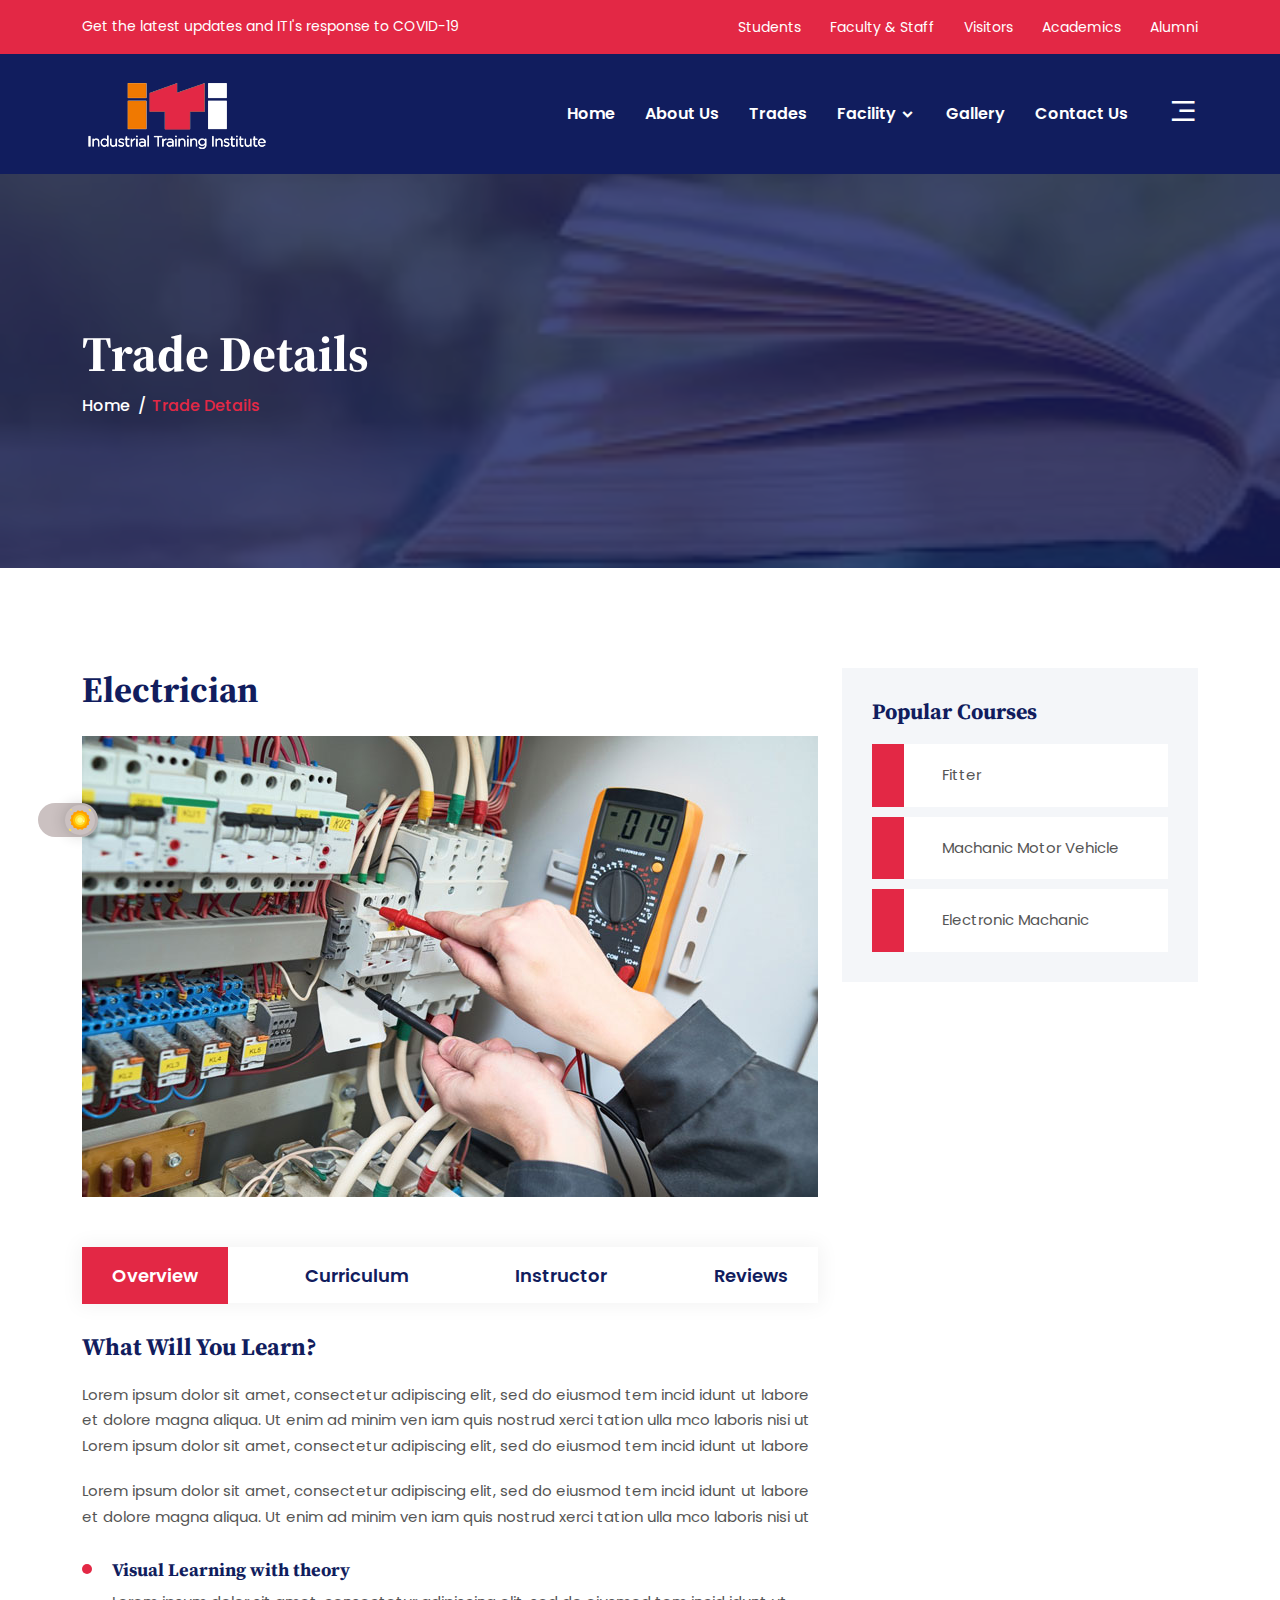
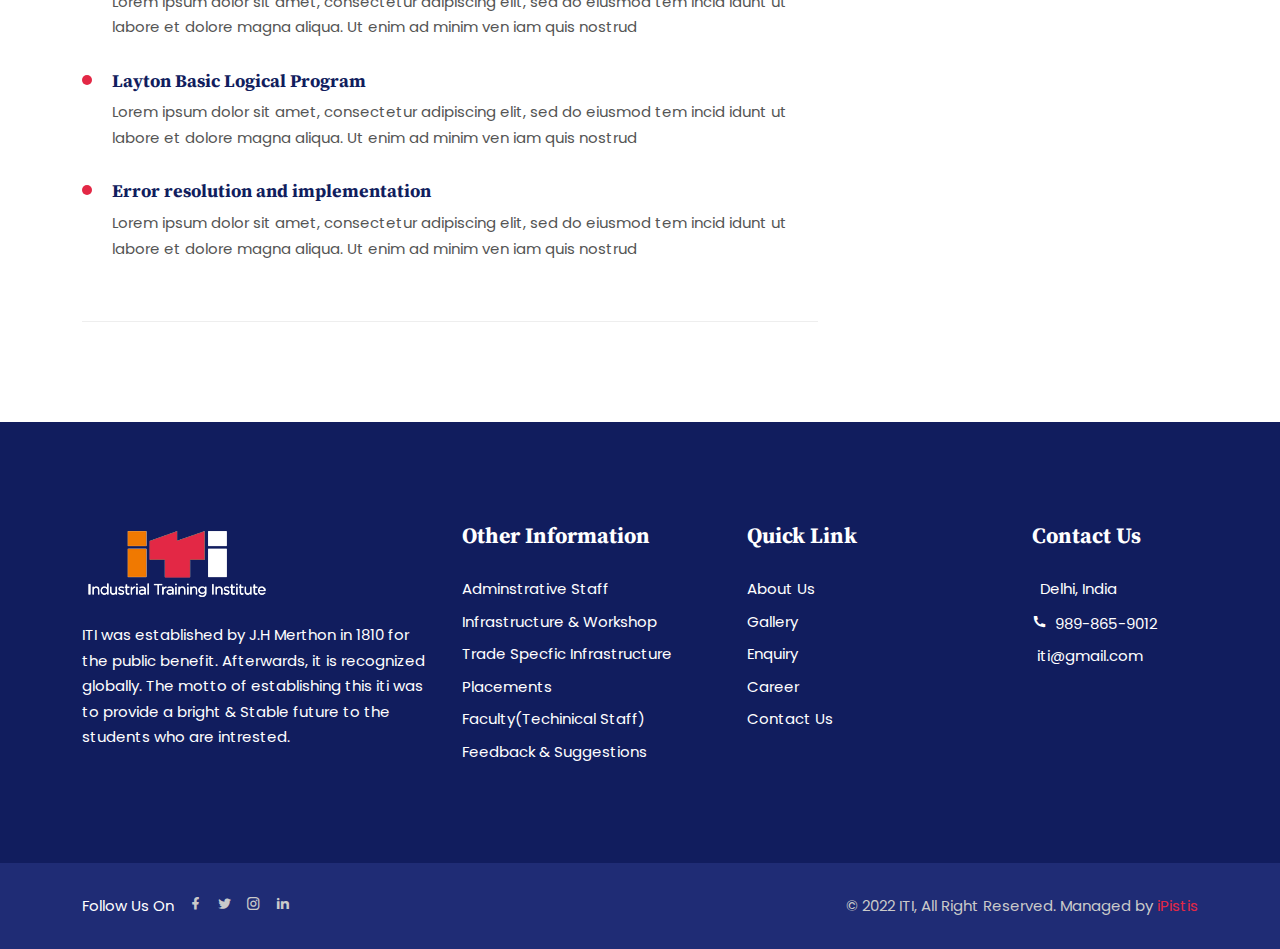
<file: trade-details.html>
<!DOCTYPE html>
<html lang="zxx">
<head>
<meta charset="UTF-8">
<meta http-equiv="X-UA-Compatible" content="IE=edge">
<meta name="viewport" content="width=device-width, initial-scale=1.0">

<link rel="stylesheet" href="assets/css/bootstrap.min.css">

<link rel="stylesheet" href="assets/css/meanmenu.css">

<link rel="stylesheet" href="https://use.fontawesome.com/releases/v5.6.3/css/all.css" integrity="sha384-UHRtZLI+pbxtHCWp1t77Bi1L4ZtiqrqD80Kn4Z8NTSRyMA2Fd33n5dQ8lWUE00s/" crossorigin="anonymous">

<link rel="stylesheet" href="assets/css/owl.carousel.min.css">

<link rel="stylesheet" href="assets/css/owl.theme.default.min.css">

<link rel="stylesheet" href="assets/css/magnific-popup.css">

<link rel="stylesheet" href="assets/css/flaticon.css">

<link rel="stylesheet" href="assets/css/remixicon.css">

<link rel="stylesheet" href="assets/css/odometer.min.css">

<link rel="stylesheet" href="assets/css/aos.css">

<link rel="stylesheet" href="assets/css/style.css">

<link rel="stylesheet" href="assets/css/dark.css">

<link rel="stylesheet" href="assets/css/responsive.css">
<link rel="icon" type="image/png" href="assets/images/favicon.png">
<title>ITI - College University HTML Template</title>
</head>
<body>

<div class="preloader-area">
<div class="spinner">
<div class="inner">
<div class="disc"></div>
<div class="disc"></div>
<div class="disc"></div>
</div>
</div>
</div>


<div class="top-header-area">
<div class="container">
<div class="row align-items-center">
<div class="col-lg-6 col-md-6">
<div class="header-left-content">
<p>Get the latest updates and ITI's response to COVID-19</p>
</div>
</div>
<div class="col-lg-6 col-md-6">
<div class="header-right-content">
<div class="list">
<ul>
<li><a href="#">Students</a></li>
<li><a href="#">Faculty & Staff</a></li>
<li><a href="#">Visitors</a></li>
<li><a href="#">Academics</a></li>
<li><a href="#">Alumni</a></li>
</ul>
</div>
</div>
</div>
</div>
</div>
</div>


<div class="navbar-area nav-bg-1">
<div class="mobile-responsive-nav">
<div class="container">
<div class="mobile-responsive-menu">
<div class="logo">
<a href="index.html">
<img src="assets/images/logo.png" class="main-logo" lt="logo">
<img src="assets/images/white-logo.png" class="white-logo" alt="logo">
</a>
</div>
</div>
</div>
</div>
<div class="desktop-nav">
<div class="container">
<nav class="navbar navbar-expand-md navbar-light">
<a class="navbar-brand" href="index.html">
<img src="assets/images/white-logo.png" alt="logo">
</a>
<div class="collapse navbar-collapse mean-menu" id="navbarSupportedContent">
<ul class="navbar-nav ms-auto">
<li class="nav-item">
<a href="index.html" class="nav-link">
Home
</a>
</li>
<li class="nav-item">
<a href="about.html" class="nav-link">
About Us
</a>
</li>
<li class="nav-item">
<a href="trade.html" class="nav-link">
Trades
</a>
</li>

<li class="nav-item">
    <a href="#" class="nav-link dropdown-toggle">
    Facility
    </a>
    <ul class="dropdown-menu">
    <li class="nav-item">
    <a href="#" class="nav-link">Special Infrastructure</a>
    </li>
    <li class="nav-item">
    <a href="#" class="nav-link"> Computer Lab with Projector</a>
    </li>
    <li class="nav-item">
     <a href="#" class="nav-link"> Sports</a>
     </li>
     <li class="nav-item">
    <a href="#" class="nav-link"> Library</a>
    </li>
     <li class="nav-item">
     <a href="#" class="nav-link">Online test lab </a>
    </li>
    </ul>
    </li>

<li class="nav-item">
<a href="gallery.html" class="nav-link">
Gallery
</a>
</li>

<li class="nav-item">
<a href="contact-us.html" class="nav-link">Contact Us</a>
</li>
</ul>
<div class="others-options">
<div class="icon">
<i class="ri-menu-3-fill" data-bs-toggle="modal" data-bs-target="#sidebarModal"></i>
</div>
</div>
</div>
</nav>
</div>
</div>
<div class="others-option-for-responsive">
<div class="container">
<div class="dot-menu">
<div class="inner">
<div class="icon">
<i class="ri-menu-3-fill" data-bs-toggle="modal" data-bs-target="#sidebarModal"></i>
</div>
</div>
</div>
</div>
</div>
</div>


<div class="sidebarModal modal right fade" id="sidebarModal" tabindex="-1" role="dialog">
<div class="modal-dialog" role="document">
<div class="modal-content">
<button type="button" class="close" data-bs-dismiss="modal"><i class="ri-close-line"></i></button>
<div class="modal-body">
<a href="index.html">
<img src="assets/images/logo.png" class="main-logo" alt="logo">
<img src="assets/images/white-logo.png" class="white-logo" alt="logo">
</a>
<div class="sidebar-content">
<h3>About Us</h3>
<p>One of the most leading ITI college securing future of the student.</p>
<div class="sidebar-btn">
<a href="contact-us.html" class="default-btn">Let’s Talk</a>
</div>
</div>
<div class="sidebar-contact-info">
<h3>Contact Information</h3>
<ul class="info-list">
<li><i class="ri-phone-fill"></i> <a href="tel:9901234567">+990-123-4567</a></li>
<li><i class="ri-mail-line"></i>iti@gmail.com</li>
<li><i class="ri-map-pin-line"></i>New Delhi, India</li>
</ul>
</div>
<ul class="sidebar-social-list">
<li>
<a href="https://www.facebook.com" target="_blank"><i class="flaticon-facebook"></i></a>
</li>
 <li>
<a href="https://www.twitter.com" target="_blank"><i class="flaticon-twitter"></i></a>
</li>
<li>
<a href="https://linkedin.com/?lang=en" target="_blank"><i class="flaticon-linkedin"></i></a>
</li>
<li>
<a href="https://instagram.com/?lang=en" target="_blank"><i class="flaticon-instagram"></i></a>
</li>
</ul>
<div class="contact-form">
<h3>Ready to Get Started?</h3>
<form id="contactForm">
<div class="row">
<div class="col-lg-12 col-md-6">
<div class="form-group">
<input type="text" name="name" class="form-control" required data-error="Please enter your name" placeholder="Your name">
<div class="help-block with-errors"></div>
</div>
</div>
<div class="col-lg-12 col-md-6">
<div class="form-group">
<input type="email" name="email" class="form-control" required data-error="Please enter your email" placeholder="Your email address">
<div class="help-block with-errors"></div>
</div>
</div>
<div class="col-lg-12 col-md-12">
<div class="form-group">
<input type="text" name="phone_number" class="form-control" required data-error="Please enter your phone number" placeholder="Your phone number">
<div class="help-block with-errors"></div>
</div>
</div>
<div class="col-lg-12 col-md-12">
<div class="form-group">
<textarea name="message" class="form-control" cols="30" rows="6" required data-error="Please enter your message" placeholder="Write your message..."></textarea>
<div class="help-block with-errors"></div>
</div>
</div>
<div class="col-lg-12 col-md-12">
<button type="submit" class="default-btn">Send Message<span></span></button>
<div id="msgSubmit" class="h3 text-center hidden"></div>
<div class="clearfix"></div>
</div>
</div>
</form>
</div>
</div>
</div>
</div>
</div>


<div class="page-banner-area bg-1">
<div class="container">
<div class="page-banner-content">
<h1>Trade Details</h1>
<ul>
<li><a href="index.html">Home</a></li>
<li>Trade Details</li>
</ul>
</div>
</div>
</div>

<!-- 
<div class="academics-details-area pt-100 pb-70">
<div class="container">
<div class="row">
<div class="col-lg-12">
<div class="academics-details">
<div class="details">
<h2>Electrician</h2>
<p>Lorem ipsum dolor sit amet, consectetur adipiscing elit, sed do eiusmod tem incid idunt ut labore et dolore magna aliqua. Ut enim ad minim ven iam quis nostrud xerci tation ulla mco laboris nisi ut Lorem ipsum dolor sit amet, consectetur adipiscing elit, sed do eiusmod tem incid idunt ut l</p>
<p>Lorem ipsum dolor sit amet, consectetur adipiscing elit, sed do eiusmod tem incid idunt ut labore et dolore magna aliqua. Ut enim ad minim ven iam quis nostrud xerci tation ulla mco laboris nisi ut </p>
<div class="details-images">
<div class="row">
<div class="col-lg-6 col-md-6">
<img src="assets/images/academics/academic-8.jpg" alt="Image">
</div>
<div class="col-lg-6 col-md-6">
<img src="assets/images/academics/academic-9.jpg" alt="Image">
</div>
</div>
</div>
</div>
<div class="registration-and-fee">
<h3>Registration & Document Details :</h3>
<p>Lorem ipsum dolor sit amet, consectetur adipiscing elit, sed do eiusmod tem incid idunt ut labore et dolore magna aliqua. Ut enim ad minim ven iam quis nostrud xerci tation ulla mco laboris nisi ut</p>
<div class="list">
<ul>
<li>1. Create your personal account</li>
<li>2. Schedule your tests for the relevant faculty entry</li>
<li>3. Wait until you get an email</li>
<li>4. Take the test on a predetermined schedule</li>
</ul>
</div>
</div>
<div class="prepare-exam">
<h3>How to Prepare for The Exam</h3>
<p>Lorem ipsum dolor sit amet, consectetur adipiscing elit, sed do eiusmod tem incid idunt ut labore et dolore magna aliqua. Ut enim ad minim ven iam quis nostrud xerci tation ulla mco laboris nisi ut</p>
<div class="row">
<div class="col-lg-6 col-md-6">
<div class="exam-card">
<h4>Study Related Material</h4>
<p>Lorem ipsum dolor sit amet, cons ectetur adi
elit, sed do eiusmod tem incid idunt labore et dolore magna aliqua.</p>
</div>
</div>
<div class="col-lg-6 col-md-6">
<div class="exam-card">
<h4>Group Discussion</h4>
<p>Lorem ipsum dolor sit amet, cons ectetur adi
elit, sed do eiusmod tem incid idunt labore et dolore magna aliqua.</p>
</div>
</div>
<div class="col-lg-6 col-md-6">
<div class="exam-card">
 <h4>Take The Online Test</h4>
<p>Lorem ipsum dolor sit amet, cons ectetur adi
elit, sed do eiusmod tem incid idunt labore et dolore magna aliqua.</p>
</div>
</div>
<div class="col-lg-6 col-md-6">
<div class="exam-card">
<h4>Multiply Your Research</h4>
<p>Lorem ipsum dolor sit amet, cons ectetur adi
elit, sed do eiusmod tem incid idunt labore et dolore magna aliqua.</p>
</div>
</div>
</div>
</div>
</div>
</div>
</div>
</div>
</div> -->

<div class="courses-details-area pt-100 pb-70">
    <div class="container">
     <div class="row">
    <div class="col-lg-8">
    <div class="courses-details">
    <div class="courses-card">
    <h2>Electrician</h2>
    <div class="img">
    <img src="assets/images/courses/course11.jpg" alt="Image">
    </div>
    
    </div>
    <div class="description">
    <div class="container p-0">
    <nav>
    <div class="nav nav-tabs d-flex justify-content-between" id="nav-tab" role="tablist">
    <button class="nav-link active" id="nav-overview-tab" data-bs-toggle="tab" data-bs-target="#nav-overview" type="button" role="tab" aria-controls="nav-overview" aria-selected="true">Overview</button>
    <button class="nav-link" id="nav-curriculum-tab" data-bs-toggle="tab" data-bs-target="#nav-curriculum" type="button" role="tab" aria-controls="nav-curriculum" aria-selected="false" tabindex="-1">Curriculum</button>
    <button class="nav-link" id="nav-instructor-tab" data-bs-toggle="tab" data-bs-target="#nav-instructor" type="button" role="tab" aria-controls="nav-instructor" aria-selected="false" tabindex="-1">Instructor</button>
    <button class="nav-link" id="nav-reviews-tab" data-bs-toggle="tab" data-bs-target="#nav-reviews" type="button" role="tab" aria-controls="nav-reviews" aria-selected="false" tabindex="-1">Reviews</button>
    </div>
    </nav>
    <div class="tab-content" id="nav-tabContent">
    <div class="tab-pane fade active show" id="nav-overview" role="tabpanel" aria-labelledby="nav-overview-tab">
    <div class="overview">
    <div class="learn">
    <h3>What Will You Learn?</h3>
    <p>Lorem ipsum dolor sit amet, consectetur adipiscing elit, sed do eiusmod tem incid idunt ut labore et dolore magna aliqua. Ut enim ad minim ven iam quis nostrud xerci tation ulla mco laboris nisi ut Lorem ipsum dolor sit amet, consectetur adipiscing elit, sed do eiusmod tem incid idunt ut labore </p>
    <p>Lorem ipsum dolor sit amet, consectetur adipiscing elit, sed do eiusmod tem incid idunt ut labore et dolore magna aliqua. Ut enim ad minim ven iam quis nostrud xerci tation ulla mco laboris nisi ut</p>
    </div>
    <div class="overview-box">
    <h4>Visual Learning with theory</h4>
    <p>Lorem ipsum dolor sit amet, consectetur adipiscing elit, sed do eiusmod tem incid idunt ut labore et dolore magna aliqua. Ut enim ad minim ven iam quis nostrud </p>
    </div>
    <div class="overview-box">
    <h4>Layton Basic Logical Program</h4>
    <p>Lorem ipsum dolor sit amet, consectetur adipiscing elit, sed do eiusmod tem incid idunt ut labore et dolore magna aliqua. Ut enim ad minim ven iam quis nostrud </p>
    </div>
    <div class="overview-box">
    <h4>Error resolution and implementation</h4>
    <p>Lorem ipsum dolor sit amet, consectetur adipiscing elit, sed do eiusmod tem incid idunt ut labore et dolore magna aliqua. Ut enim ad minim ven iam quis nostrud </p>
    </div>
    </div>
    </div>
    <div class="tab-pane fade" id="nav-curriculum" role="tabpanel" aria-labelledby="nav-curriculum-tab">
    <div class="curriculum">
    <h3>Starting With ITI</h3>
    <p>Lorem ipsum dolor sit amet, consectetur adipiscing elit, sed do eiusmod tem incid idunt ut labore et dolore magna aliqua. Ut enim ad minim ven iam quis nostrud xerci tation ulla mco laboris nisi ut Lorem ipsum dolor sit amet, consectetur adipiscing elit, sed do eiusmod tem incid idunt ut labore</p>
    <div class="curriculum-list">
    <ul>
    <li>Lesson1: Introduction Of Programming language ?<span>01 Hour</span></li>
    <li>Lesson2: Installation and Set-Up Guide ?<span>03 Hour</span></li>
    <li>Lesson3: Working with String, Boolean Functions ?<span>01 Hour</span></li>
    <li>Lesson4: Working on Form Controls ?<span>30 min</span></li>
    <li>Lesson5: Error Solutions and code debugging ?<span>01 Hour</span></li>
    <li>Lesson6: Working with live site.<span>01 Hour</span></li>
    <li>Module Handling<span>02 Hour</span></li>
    </ul>
    </div>
    </div>
    </div>
    <div class="tab-pane fade" id="nav-instructor" role="tabpanel" aria-labelledby="nav-instructor-tab">
    <div class="row">
    <div class="instructor">
    <div class="row align-items-center">
    <div class="col-lg-5">
    <div class="instructor-image">
    <img src="assets/images/courses/instructor.jpg" alt="Image">
    </div>
    </div>
    <div class="col-lg-7">
    <div class="instructor-content">
    <div class="name">
    <h3>Samantha Nicola</h3>
    <p>Instructor Of Electrician trade</p>
    </div>
    <p class="mb-30">deserunt mollitia animi, id est laborum et dolorum fuga. Et harum quidem rerum facilis est et expedita distinctio.</p>
    <div class="quick-contact">
    <h4>Quick Contact</h4>
    <ul>
    <li><i class="ri-phone-line"></i><span>Phone Number:</span><a href="tel:8002162020">(800) 216 2020
    </a></li>
    <li><i class="ri-mail-line"></i><span>Email:</span><a href="tel:8002162020">Info@example.com</a></li>
    </ul>
    </div>
    <div class="social">
    <ul>
    <li>
    <a href="https://instagram.com/?lang=en" target="_blank"><i class="ri-instagram-line"></i></a>
    </li>
    <li>
    <a href="https://linkedin.com/?lang=en" target="_blank"><i class="ri-linkedin-fill"></i></a>
    </li>
    <li>
    <a href="https://www.facebook.com" target="_blank"><i class="ri-facebook-fill"></i></a>
    </li>
    <li>
    <a href="https://www.twitter.com" target="_blank"><i class="ri-twitter-fill"></i></a>
    </li>
    </ul>
    </div>
    </div>
    </div>
    </div>
    </div>
    </div>
    </div>
    <div class="tab-pane fade" id="nav-reviews" role="tabpanel" aria-labelledby="nav-reviews-tab">
    <div class="reviews">
    <div class="single-reviews-card">
    <img src="assets/images/courses/review-1.png" alt="Images">
    <h2>Jorge Overall</h2>
    <div class="date">
    <p>jan 17, 2022 at 10:43 am</p>
    </div>
    <div class="icon">
    <i class="ri-star-fill"></i>
     <i class="ri-star-fill"></i>
    <i class="ri-star-fill"></i>
    <i class="ri-star-fill"></i>
    <i class="ri-star-fill"></i>
    </div>
    <p>Lorem ipsum dolor sit amet, consectetur adipiscing elit, sed do eiusmod tem incid idunt ut dolore magna aliqua. Ut enim ad minim ven iam quis nostrud </p>
    </div>
    <div class="single-reviews-card">
    <img src="assets/images/courses/review-2.png" alt="Images">
    <h2>Manuel Myers</h2>
    <div class="date">
    <p>jan 17, 2022 at 10:43 am</p>
    </div>
    <div class="icon">
    <i class="ri-star-fill"></i>
    <i class="ri-star-fill"></i>
    <i class="ri-star-fill"></i>
    <i class="ri-star-fill"></i>
    <i class="ri-star-fill"></i>
    </div>
    <p>Lorem ipsum dolor sit amet, consectetur adipiscing elit, sed do eiusmod tem incid idunt ut dolore magna aliqua. Ut enim ad minim ven iam quis nostrud </p>
    </div>
    <div class="single-reviews-card">
    <img src="assets/images/courses/review-1.png" alt="Images">
    <h2>Sally Hatch</h2>
    <div class="date">
    <p>jan 17, 2022 at 10:43 am</p>
    </div>
    <div class="icon">
    <i class="ri-star-fill"></i>
    <i class="ri-star-fill"></i>
    <i class="ri-star-fill"></i>
    <i class="ri-star-fill"></i>
    <i class="ri-star-fill"></i>
    </div>
    <p>Lorem ipsum dolor sit amet, consectetur adipiscing elit, sed do eiusmod tem incid idunt ut dolore magna aliqua. Ut enim ad minim ven iam quis nostrud </p>
    </div>
    <div class="review-form">
    <h3>Write a Review</h3>
    <form>
    <div class="row">
    <div class="col-lg-6">
    <div class="form-group">
    <label>Name</label>
    <input type="text" class="form-control" id="name">
    </div>
     </div>
    <div class="col-lg-6">
    <div class="form-group">
    <label>Email</label>
    <input type="email" class="form-control" id="email">
    </div>
    </div>
    <div class="col-lg-12">
    <div class="form-group">
    <label>Summary</label>
    <textarea class="form-control" id="review" rows="4"></textarea>
    </div>
    </div>
    </div>
    <button type="submit" class="default-btn btn">Submit Review</button>
    </form>
    </div>
    </div>
    </div>
    </div>
    </div>
    </div>
    <!-- <div class="comments">
    <h3>2 comments</h3>
    <div class="single-comments-box">
    <img src="assets/images/courses/review-1.png" alt="Images">
    <h4>James Benjamin</h4>
    <div class="date">
    <p>jan 17, 2022 at 10:43 am</p>
    </div>
    <div class="reply">
    <a href="#">Reply</a>
    </div>
    <p>Lorem ipsum dolor sit amet, consectetur adipiscing elit, sed do eiusmod tem incid idunt ut dolore magna aliqua. Ut enim ad minim ven iam quis nostrud </p>
    </div>
    <div class="single-comments-box">
    <img src="assets/images/courses/review-2.png" alt="Images">
    <h4>Elizabeth Sofia</h4>
    <div class="date">
    <p>jan 17, 2022 at 10:43 am</p>
    </div>
    <div class="reply">
    <a href="#">Reply</a>
    </div>
    <p>Lorem ipsum dolor sit amet, consectetur adipiscing elit, sed do eiusmod tem incid idunt ut dolore magna aliqua. Ut enim ad minim ven iam quis nostrud </p>
    </div>
    </div> -->
    <!-- <div class="reply-area">
    <div class="reply-form">
    <h3>Leave a Reply</h3>
    <p>Your email address will not be published.</p>
    <form>
    <div class="row">
    <div class="col-lg-12">
    <div class="form-group">
    <textarea class="form-control" id="review2" rows="4" placeholder="Comment"></textarea>
    </div>
    </div>
    <div class="col-lg-4">
    <div class="form-group">
    <input type="text" class="form-control" id="name2" placeholder="Name">
    </div>
    </div>
    <div class="col-lg-4">
    <div class="form-group">
    <input type="email" class="form-control" id="email2" placeholder="Email">
    </div>
    </div>
    <div class="col-lg-4">
    <div class="form-group">
    <input type="text" class="form-control" id="website" placeholder="Website">
    </div>
    </div>
    </div>
    <div class="form-check">
    <input class="form-check-input" type="checkbox" value="" id="flexCheckDefault">
    <label class="form-check-label" for="flexCheckDefault">
    Save my name, email, and website in this browser for the next time I comment.
    </label>
    </div>
    <button type="submit" class="default-btn btn">Post a Comment <i class="flaticon-paper-plane"></i></button>
    </form>
    </div>
    </div> -->
    </div>
    </div>
    <div class="col-lg-4">
    <div class="course-details-right-content">
  
    </div>
    <div class="related-download">
    <h3>Popular Courses</h3>
     <ul>
    <li><a href="#"><i class="fas fa-book"></i>Fitter </a></li>
    <li><a href="#"><i class="fas fa-book"></i>Machanic Motor Vehicle</a></li>
    <li><a href="#"><i class="fas fa-book"></i>Electronic Machanic</a></li>
    </ul>
    </div>
    </div>
    </div>
    </div>
</div>





<!-- footer start -->
<div class="footer-area pt-100 pb-70">
<div class="container">
<div class="row">
<div class="col-lg-4 col-sm-6">
<div class="footer-logo-area">
<a href="index.html"><img src="assets/images/white-logo.png" alt="Image"></a>
<p>ITI was established by J.H Merthon in 1810 for the public benefit. Afterwards, it is recognized globally. The motto of establishing this iti was to provide a bright & Stable future to the students who are intrested.</p>

</div>
</div>
<div class="col-lg-3 col-sm-6">
<div class="footer-widjet">
<h3>Other Information</h3>
<div class="list">
    <ul>
        <li><a href="#">Adminstrative Staff</a></li>
        <li><a href="#">Infrastructure & Workshop</a></li>
        <li><a href="#">Trade Specfic Infrastructure</a></li>
        <li><a href="#">Placements</a></li>
        <li><a href="#">Faculty(Techinical Staff)</a></li>
        <li><a href="#">Feedback & Suggestions</a></li>
        </ul>
</div>
</div>
</div>
<div class="col-lg-3 col-sm-6">
<div class="footer-widjet">
<h3>Quick Link</h3>
<div class="list">
    <ul>
        <li><a href="about.html">About Us</a></li>
        <li><a href="gallery.html">Gallery</a></li>
        <li><a href="#">Enquiry</a></li>
        <li><a href="#">Career</a></li>
        <li><a href="contact-us.html">Contact Us</a></li>
        </ul>
</div>
</div>
</div>
<div class="col-lg-2 col-sm-6">
<div class="footer-widjet">
<h3>Contact Us</h3>
<div class="list">
    <ul>
        <li> <a><i class="fas fa-map-marker-alt"></i></a> <a class="spac">Delhi, India</a></li>
        <li><a href="tel:+01987655567685"><i class="ri-phone-fill"></i></a><a href="tel:+01987655567685" class="spac_1">989-865-9012</a></li>
        <li><a href="#"><i class="fas fa-envelope"></i></a><a></a> <a class="spac_2">iti@gmail.com</a></li>
    </ul>
</div>
</div>
</div>
</div>
<!-- <div class="shape">
<img src="assets/images/shape-1.png" alt="Image">
</div> -->
</div>
</div>


<div class="copyright-area">
<div class="container">
<div class="copyright">
<div class="row">
<div class="col-lg-6 col-md-4">
<div class="social-content">
<ul>
<li><span>Follow Us On</span></li>
<li>
<a href="https://www.facebook.com" target="_blank"><i class="ri-facebook-fill"></i></a>
</li>
<li>
<a href="https://www.twitter.com" target="_blank"><i class="ri-twitter-fill"></i></a>
</li>
<li>
<a href="https://instagram.com/?lang=en" target="_blank"><i class="ri-instagram-line"></i></a>
</li>
<li>
<a href="https://linkedin.com/?lang=en" target="_blank"><i class="ri-linkedin-fill"></i></a>
</li>
</ul>
</div>
</div>
<div class="col-lg-6 col-md-8">
<div class="copy">
<p>© 2022 ITI, All Right Reserved. Managed by <a href="https://ipistis.com/" target="_blank">iPistis</a></p>
</div>
</div>
</div>
</div>
</div>
</div>


<div class="go-top">
<i class="ri-arrow-up-s-line"></i>
<i class="ri-arrow-up-s-line"></i>
</div>


<script src="assets/js/jquery.min.js"></script>

<script src="assets/js/bootstrap.bundle.min.js"></script>

<script src="assets/js/jquery.meanmenu.js"></script>

<script src="assets/js/owl.carousel.min.js"></script>

<script src="assets/js/carousel-thumbs.min.js"></script>

<script src="assets/js/jquery.magnific-popup.js"></script>

<script src="assets/js/aos.js"></script>

<script src="assets/js/odometer.min.js"></script>

<script src="assets/js/appear.min.js"></script>

<script src="assets/js/form-validator.min.js"></script>

<script src="assets/js/contact-form-script.js"></script>

<script src="assets/js/ajaxchimp.min.js"></script>

<script src="assets/js/custom.js"></script>
</body>
</html>
</file>
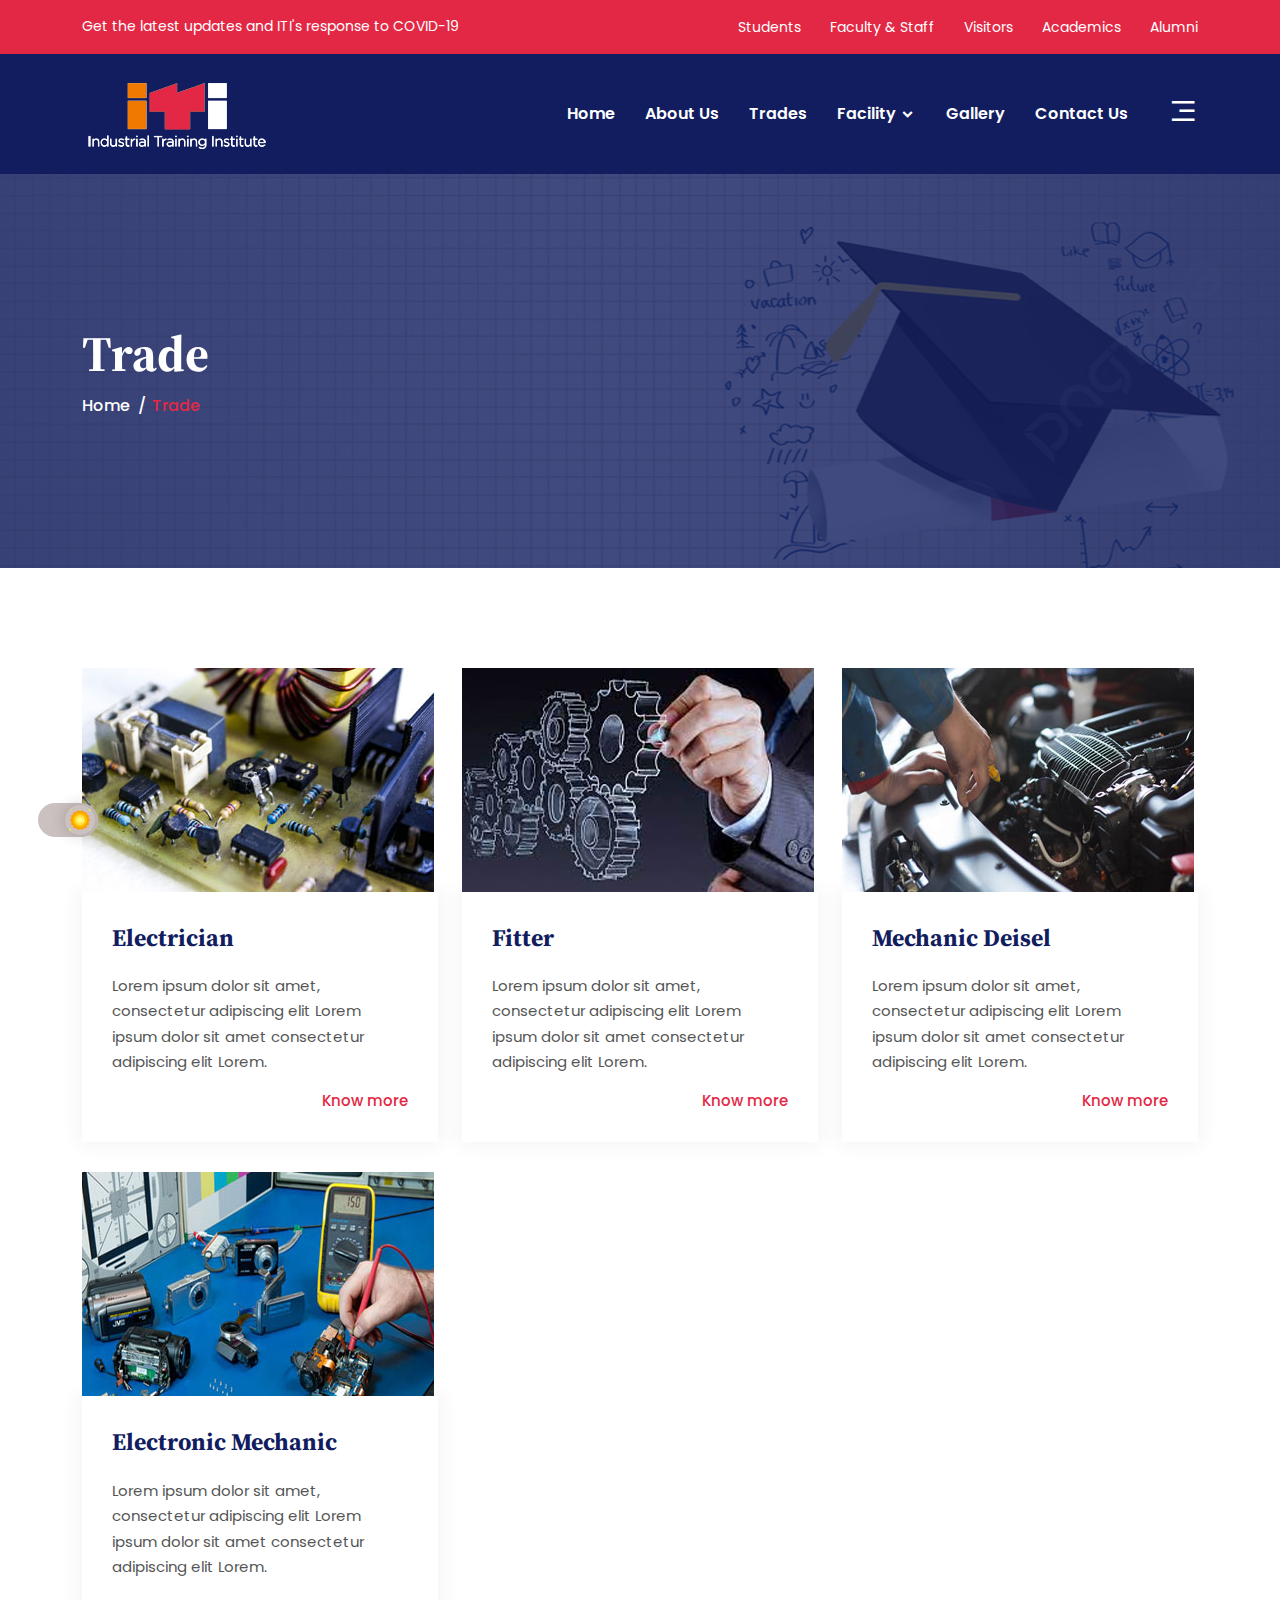
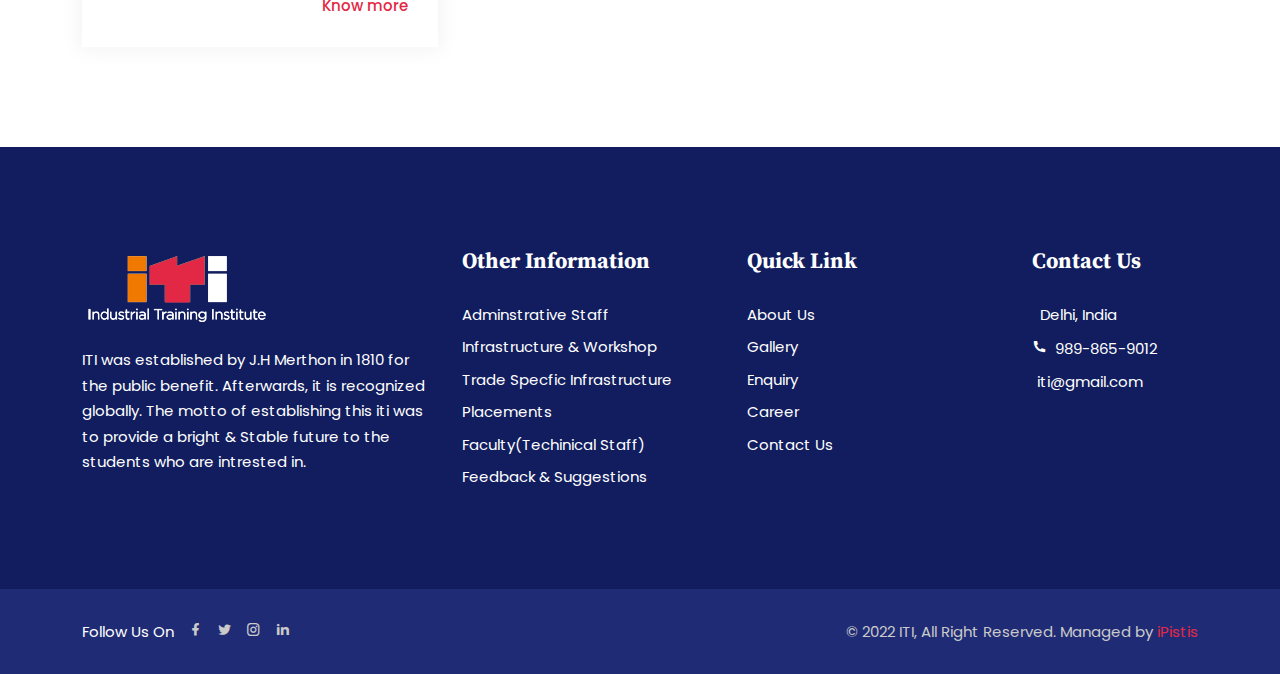
<file: trade.html>
<!DOCTYPE html>
<html lang="zxx">
<head>
<meta charset="UTF-8">
<meta http-equiv="X-UA-Compatible" content="IE=edge">
<meta name="viewport" content="width=device-width, initial-scale=1.0">

<link rel="stylesheet" href="assets/css/bootstrap.min.css">

<link rel="stylesheet" href="assets/css/meanmenu.css">

<link rel="stylesheet" href="https://use.fontawesome.com/releases/v5.6.3/css/all.css" integrity="sha384-UHRtZLI+pbxtHCWp1t77Bi1L4ZtiqrqD80Kn4Z8NTSRyMA2Fd33n5dQ8lWUE00s/" crossorigin="anonymous">

<link rel="stylesheet" href="assets/css/owl.carousel.min.css">

<link rel="stylesheet" href="assets/css/owl.theme.default.min.css">

<link rel="stylesheet" href="assets/css/magnific-popup.css">

<link rel="stylesheet" href="assets/css/flaticon.css">

<link rel="stylesheet" href="assets/css/remixicon.css">

<link rel="stylesheet" href="assets/css/odometer.min.css">

<link rel="stylesheet" href="assets/css/aos.css">

<link rel="stylesheet" href="assets/css/style.css">

<link rel="stylesheet" href="assets/css/dark.css">

<link rel="stylesheet" href="assets/css/responsive.css">
<link rel="icon" type="image/png" href="assets/images/favicon.png">
<title>ITI - College University HTML Template</title>
</head>
<body>

<div class="preloader-area">
<div class="spinner">
<div class="inner">
<div class="disc"></div>
<div class="disc"></div>
<div class="disc"></div>
</div>
</div>
</div>


<div class="top-header-area">
<div class="container">
<div class="row align-items-center">
<div class="col-lg-6 col-md-6">
<div class="header-left-content">
<p>Get the latest updates and ITI's response to COVID-19</p>
</div>
</div>
<div class="col-lg-6 col-md-6">
<div class="header-right-content">
<div class="list">
<ul>
<li><a href="#">Students</a></li>
<li><a href="#">Faculty & Staff</a></li>
<li><a href="#">Visitors</a></li>
<li><a href="#">Academics</a></li>
<li><a href="#">Alumni</a></li>
</ul>
</div>
</div>
</div>
</div>
</div>
</div>


<div class="navbar-area nav-bg-1">
<div class="mobile-responsive-nav">
<div class="container">
<div class="mobile-responsive-menu">
<div class="logo">
<a href="index.html">
<img src="assets/images/logo.png" class="main-logo" lt="logo">
<img src="assets/images/white-logo.png" class="white-logo" alt="logo">
</a>
</div>
</div>
</div>
</div>
<div class="desktop-nav">
<div class="container">
<nav class="navbar navbar-expand-md navbar-light">
<a class="navbar-brand" href="index.html">
<img src="assets/images/white-logo.png" alt="logo">
</a>
<div class="collapse navbar-collapse mean-menu" id="navbarSupportedContent">
<ul class="navbar-nav ms-auto">
<li class="nav-item">
<a href="index.html" class="nav-link">
Home
</a>
</li>
<li class="nav-item">
<a href="about.html" class="nav-link">
About Us
</a>
</li>
<li class="nav-item">
<a href="trade.html" class="nav-link">
Trades
</a>
</li>

<li class="nav-item">
    <a href="#" class="nav-link dropdown-toggle">
    Facility
    </a>
    <ul class="dropdown-menu">
    <li class="nav-item">
    <a href="#" class="nav-link">Special Infrastructure</a>
    </li>
    <li class="nav-item">
    <a href="#" class="nav-link"> Computer Lab with Projector</a>
    </li>
    <li class="nav-item">
     <a href="#" class="nav-link"> Sports</a>
     </li>
     <li class="nav-item">
    <a href="#" class="nav-link"> Library</a>
    </li>
     <li class="nav-item">
     <a href="#" class="nav-link">Online test lab </a>
    </li>
    </ul>
    </li>

<li class="nav-item">
<a href="gallery.html" class="nav-link">
Gallery
</a>

<li class="nav-item">
<a href="contact-us.html" class="nav-link">Contact Us</a>
</li>
</ul>
<div class="others-options">
<div class="icon">
<i class="ri-menu-3-fill" data-bs-toggle="modal" data-bs-target="#sidebarModal"></i>
</div>
</div>
</div>
</nav>
</div>
</div>
<div class="others-option-for-responsive">
<div class="container">
<div class="dot-menu">
<div class="inner">
<div class="icon">
<i class="ri-menu-3-fill" data-bs-toggle="modal" data-bs-target="#sidebarModal"></i>
</div>
</div>
</div>
</div>
</div>
</div>


<div class="sidebarModal modal right fade" id="sidebarModal" tabindex="-1" role="dialog">
<div class="modal-dialog" role="document">
<div class="modal-content">
<button type="button" class="close" data-bs-dismiss="modal"><i class="ri-close-line"></i></button>
<div class="modal-body">
<a href="index.html">
<img src="assets/images/logo.png" class="main-logo" alt="logo">
<img src="assets/images/white-logo.png" class="white-logo" alt="logo">
</a>
<div class="sidebar-content">
<h3>About Us</h3>
<p>One of the most leading ITI college securing future of the student.</p>
<div class="sidebar-btn">
<a href="contact-us.html" class="default-btn">Let’s Talk</a>
</div>
</div>
<div class="sidebar-contact-info">
<h3>Contact Information</h3>
<ul class="info-list">
<li><i class="ri-phone-fill"></i> <a href="tel:9901234567">+990-123-4567</a></li>
<li><i class="ri-mail-line"></i>iti@gmail.com</li>
<li><i class="ri-map-pin-line"></i> New Delhi, India</li>
</ul>
</div>
<ul class="sidebar-social-list">
<li>
<a href="https://www.facebook.com" target="_blank"><i class="flaticon-facebook"></i></a>
</li>
 <li>
<a href="https://www.twitter.com" target="_blank"><i class="flaticon-twitter"></i></a>
</li>
<li>
<a href="https://linkedin.com/?lang=en" target="_blank"><i class="flaticon-linkedin"></i></a>
</li>
<li>
<a href="https://instagram.com/?lang=en" target="_blank"><i class="flaticon-instagram"></i></a>
</li>
</ul>
<div class="contact-form">
<h3>Ready to Get Started?</h3>
<form id="contactForm">
<div class="row">
<div class="col-lg-12 col-md-6">
<div class="form-group">
<input type="text" name="name" class="form-control" required data-error="Please enter your name" placeholder="Your name">
<div class="help-block with-errors"></div>
</div>
</div>
<div class="col-lg-12 col-md-6">
<div class="form-group">
<input type="email" name="email" class="form-control" required data-error="Please enter your email" placeholder="Your email address">
<div class="help-block with-errors"></div>
</div>
</div>
<div class="col-lg-12 col-md-12">
<div class="form-group">
<input type="text" name="phone_number" class="form-control" required data-error="Please enter your phone number" placeholder="Your phone number">
<div class="help-block with-errors"></div>
</div>
</div>
<div class="col-lg-12 col-md-12">
<div class="form-group">
<textarea name="message" class="form-control" cols="30" rows="6" required data-error="Please enter your message" placeholder="Write your message..."></textarea>
<div class="help-block with-errors"></div>
</div>
</div>
<div class="col-lg-12 col-md-12">
<button type="submit" class="default-btn">Send Message<span></span></button>
<div id="msgSubmit" class="h3 text-center hidden"></div>
<div class="clearfix"></div>
</div>
</div>
</form>
</div>
</div>
</div>
</div>
</div>


<div class="page-banner-area bg-11">
<div class="container">
<div class="page-banner-content">
<h1>Trade</h1>
<ul>
<li><a href="index.html">Home</a></li>
<li>Trade</li>
</ul>
</div>
</div>
</div>


<div class="courses-area pt-100 pb-70">
    <div class="container">
    <div class="row">
    <div class="col-lg-12">
    <div class="courses-left-content">
    <div class="row">
    <div class="col-lg-4 col-md-6">
    <div class="single-courses-card style4">
    <div class="courses-img">
    <a href="trade-details.html"><img src="assets/images/courses/courses-1.jpg" alt="Image"></a>
    </div>
    <div class="courses-content">

    <a href="trade-details.html"><h3>Electrician</h3></a>
    <p>Lorem ipsum dolor sit amet, consectetur adipiscing elit Lorem ipsum dolor sit amet consectetur adipiscing elit Lorem.</p>
    <div class="bottom-content">
    <ul class="d-flex justify-content-between">
    <li>
    <ul>
    </ul>
    </li>
    <li><a href="trade-details.html">Know more</a></li>
    </ul>
    </div>
    </div>
    </div>
    </div>


    <div class="col-lg-4 col-md-6">
    <div class="single-courses-card style4">
    <div class="courses-img">
    <a href="trade-details.html"><img src="assets/images/courses/courses-2.jpg" alt="Image"></a>
    </div>
    <div class="courses-content">
    <a href="trade-details.html"><h3>Fitter</h3></a>
    <p>Lorem ipsum dolor sit amet, consectetur adipiscing elit Lorem ipsum dolor sit amet consectetur adipiscing elit Lorem.</p>
    <div class="bottom-content">
    <ul class="d-flex justify-content-between">
    <li>
    <ul>
    </ul>
    </li>
    <li><a href="trade-details.html">Know more</a></li>
    </ul>
    </div>
    </div>
    </div>
    </div>

    <div class="col-lg-4 col-md-6">
    <div class="single-courses-card style4">
     <div class="courses-img">
    <a href="trade-details.html"><img src="assets/images/courses/courses-3.jpg" alt="Image"></a>
    </div>
    <div class="courses-content">
    <a href="trade-details.html"><h3>Mechanic Deisel</h3></a>
    <p>Lorem ipsum dolor sit amet, consectetur adipiscing elit Lorem ipsum dolor sit amet consectetur adipiscing elit Lorem.</p>
    <div class="bottom-content">
    <ul class="d-flex justify-content-between">
    <li>
    <ul>
    </ul>
    </li>
    <li><a href="trade-details.html">Know more</a></li>
    </ul>
    </div>
    </div>
    </div>
    </div>

    <div class="col-lg-4 col-md-6">
    <div class="single-courses-card style4">
    <div class="courses-img">
    <a href="trade-details.html"><img src="assets/images/courses/courses-5.jpg" alt="Image"></a>
    </div>
    <div class="courses-content">
    <a href="trade-details.html"><h3>Electronic Mechanic</h3></a>
    <p>Lorem ipsum dolor sit amet, consectetur adipiscing elit Lorem ipsum dolor sit amet consectetur adipiscing elit Lorem.</p>
    <div class="bottom-content">
    <ul class="d-flex justify-content-between">
    <li>
    <ul>
    </ul>
    </li>
    <li><a href="trade-details.html">Know more</a></li>
    </ul>
    </div>
    </div>
    </div>
    </div>
    </div> 
    </div>
   
    </div>
    </div>
   
    
    </div>
  
</div>

<div class="footer-area pt-100 pb-70">
<div class="container">
<div class="row">
<div class="col-lg-4 col-sm-6">
<div class="footer-logo-area">
<a href="index.html"><img src="assets/images/white-logo.png" alt="Image"></a>
<p>ITI was established by J.H Merthon in 1810 for the public benefit. Afterwards, it is recognized globally. The motto of establishing this iti was to provide a bright & Stable future to the students who are intrested in.</p>

</div>
</div>


<div class="col-lg-3 col-sm-6">
    <div class="footer-widjet">
    <h3>Other Information</h3>
    <div class="list">
    <ul>
    <li><a href="#">Adminstrative Staff</a></li>
    <li><a href="#">Infrastructure & Workshop</a></li>
    <li><a href="#">Trade Specfic Infrastructure</a></li>
    <li><a href="#">Placements</a></li>
    <li><a href="#">Faculty(Techinical Staff)</a></li>
    <li><a href="#">Feedback & Suggestions</a></li>
    </ul>
    </div>
    </div>
</div>
<div class="col-lg-3 col-sm-6">
<div class="footer-widjet">
<h3>Quick Link</h3>
<div class="list">
<ul>
<li><a href="about.html">About Us</a></li>
<li><a href="gallery.html">Gallery</a></li>
<li><a href="#">Enquiry</a></li>
<li><a href="#">Career</a></li>
<li><a href="contact-us.html">Contact Us</a></li>
</ul>
</div>
</div>
</div>
<div class="col-lg-2 col-sm-6">
<div class="footer-widjet">
<h3>Contact Us</h3>
<div class="list">
    <ul>
        <li> <a><i class="fas fa-map-marker-alt"></i></a> <a class="spac">Delhi, India</a></li>
        <li><a href="tel:+01987655567685"><i class="ri-phone-fill"></i></a><a href="tel:+01987655567685" class="spac_1">989-865-9012</a></li>
        <li><a href="#"><i class="fas fa-envelope"></i></a><a></a> <a class="spac_2">iti@gmail.com</a></li>
    </ul>
</div>
</div>
</div>

</div>

</div>
</div>


<div class="copyright-area">
<div class="container">
<div class="copyright">
<div class="row">
<div class="col-lg-6 col-md-4">
<div class="social-content">
<ul>
<li><span>Follow Us On</span></li>
<li>
<a href="https://www.facebook.com" target="_blank"><i class="ri-facebook-fill"></i></a>
</li>
<li>
<a href="https://www.twitter.com" target="_blank"><i class="ri-twitter-fill"></i></a>
</li>
<li>
<a href="https://instagram.com/?lang=en" target="_blank"><i class="ri-instagram-line"></i></a>
</li>
<li>
<a href="https://linkedin.com/?lang=en" target="_blank"><i class="ri-linkedin-fill"></i></a>
</li>
</ul>
</div>
</div>
<div class="col-lg-6 col-md-8">
<div class="copy">
<p>© 2022 ITI, All Right Reserved. Managed by <a href="https://ipistis.com/" target="_blank">iPistis</a></p>
</div>
</div>
</div>
</div>
</div>
</div>

 
<div class="go-top">
<i class="ri-arrow-up-s-line"></i>
<i class="ri-arrow-up-s-line"></i>
</div>


<script src="assets/js/jquery.min.js"></script>

<script src="assets/js/bootstrap.bundle.min.js"></script>

<script src="assets/js/jquery.meanmenu.js"></script>

<script src="assets/js/owl.carousel.min.js"></script>

<script src="assets/js/carousel-thumbs.min.js"></script>

<script src="assets/js/jquery.magnific-popup.js"></script>

<script src="assets/js/aos.js"></script>

<script src="assets/js/odometer.min.js"></script>

<script src="assets/js/appear.min.js"></script>

<script src="assets/js/form-validator.min.js"></script>

<script src="assets/js/contact-form-script.js"></script>

<script src="assets/js/ajaxchimp.min.js"></script>

<script src="assets/js/custom.js"></script>
</body>
</html>
</file>
<file: assets/css/flaticon.css>
@font-face {
    font-family: "flaticon";
    src: url("../../assets/fonts/flaticon.ttf?4f7700d6618cd0ef11fa9dc7cf3a6fc7") format("truetype"),
url("../../assets/fonts/flaticon.woff?4f7700d6618cd0ef11fa9dc7cf3a6fc7") format("woff"),
url("../../assets/fonts/flaticon.woff2?4f7700d6618cd0ef11fa9dc7cf3a6fc7") format("woff2"),
url("../../assets/fonts/flaticon.eot?4f7700d6618cd0ef11fa9dc7cf3a6fc7#iefix") format("embedded-opentype"),
url("../../assets/fonts/flaticon.svg?4f7700d6618cd0ef11fa9dc7cf3a6fc7#flaticon") format("svg");
}

i[class^="flaticon-"]:before, i[class*=" flaticon-"]:before {
    font-family: flaticon !important;
    font-style: normal;
    font-weight: normal !important;
    font-variant: normal;
    text-transform: none;
    line-height: 1;
    -webkit-font-smoothing: antialiased;
    -moz-osx-font-smoothing: grayscale;
}

.flaticon-search:before {
    content: "\f101";
}
.flaticon-paper-plane:before {
    content: "\f102";
}
.flaticon-college:before {
    content: "\f103";
}
.flaticon-bubble-chat:before {
    content: "\f104";
}
.flaticon-blueprint:before {
    content: "\f105";
}
.flaticon-star-1:before {
    content: "\f106";
}
.flaticon-school:before {
    content: "\f107";
}
.flaticon-athletics:before {
    content: "\f108";
}
.flaticon-web-development:before {
    content: "\f109";
}
.flaticon-audio-speaker:before {
    content: "\f10a";
}
.flaticon-connection:before {
    content: "\f10b";
}
.flaticon-clock:before {
    content: "\f10c";
}
.flaticon-share:before {
    content: "\f10d";
}
.flaticon-money-exchange:before {
    content: "\f10e";
}
.flaticon-advertising:before {
    content: "\f10f";
}
.flaticon-pdf-file:before {
    content: "\f110";
}
.flaticon-back:before {
    content: "\f111";
}
.flaticon-next:before {
    content: "\f112";
}
.flaticon-time:before {
    content: "\f113";
}
.flaticon-profile:before {
    content: "\f114";
}
.flaticon-writing-tool:before {
    content: "\f115";
}
.flaticon-heartbeat:before {
    content: "\f116";
}
.flaticon-arrow-down-sign-to-navigate:before {
    content: "\f117";
}
.flaticon-student-with-graduation-cap:before {
    content: "\f118";
}
.flaticon-college-graduation:before {
    content: "\f119";
}
.flaticon-tag:before {
    content: "\f11a";
}
.flaticon-phone-call:before {
    content: "\f11b";
}
.flaticon-repeat:before {
    content: "\f11c";
}
.flaticon-user:before {
    content: "\f11d";
}
.flaticon-briefcase:before {
    content: "\f11e";
}
.flaticon-information:before {
    content: "\f11f";
}
.flaticon-pc:before {
    content: "\f120";
}
.flaticon-email:before {
    content: "\f121";
}
.flaticon-auction:before {
    content: "\f122";
}
.flaticon-winning-runner:before {
    content: "\f123";
}
.flaticon-pin:before {
    content: "\f124";
}
.flaticon-help:before {
    content: "\f125";
}
.flaticon-fashion:before {
    content: "\f126";
}
.flaticon-twitter:before {
    content: "\f127";
}
.flaticon-facebook:before {
    content: "\f128";
}
.flaticon-instagram:before {
    content: "\f129";
}
.flaticon-linkedin:before {
    content: "\f12a";
}
.flaticon-graduation:before {
    content: "\f12b";
}
.flaticon-messenger:before {
    content: "\f12c";
}
.flaticon-art:before {
    content: "\f12d";
}
</file>
<file: assets/css/style.css>
/*
@File: ITI Template Styles

* This file contains the styling for the actual template, this
is the file you need to edit to change the look of the
template.

This files table contents are outlined below>>>>>

*******************************************
*******************************************

** - Default-Style
** - Header-style
** - Navbar-Style
** - Preloader-Style
** - Sidebar-Style
** - Banner-Style
** - Academics-Style
** - Education-Style
** - Campus-Information-Style
** - Courses-Style
** - Campus-Life-Style
** - Admisssion-Style
** - Program-Style
** - Health-Care-Style
** - Events-Style
** - Podcasts-Style
** - Stories-Style
** - Latest-News-Style
** - Page-Banner-Style
** - Student life-Style
** - Alumni-Style
** - Contact-Us-Style
** - Faq Area-Style
** - User-Style
** - Privacy-Policy-Style
** - Terms-Condition-Style
** - Error-Style
** - Coming-Soon-Style
** - Footer-Style
*/
@import url("https://fonts.googleapis.com/css2?family=Source+Serif+Pro:ital,wght@0,200;0,300;0,400;0,600;0,700;0,900;1,200;1,300;1,400;1,600;1,700;1,900&display=swap");
@import url("https://fonts.googleapis.com/css2?family=Poppins:ital,wght@0,100;0,200;0,300;0,400;0,500;0,600;0,700;0,800;0,900;1,100;1,200;1,300;1,400;1,500;1,600;1,700;1,800;1,900&display=swap");
/*Default-style
======================================================*/
body {
  color: #555555;
  font-family: "Poppins", sans-serif;
  font-size: 15px;
  font-weight: 400;
}

img {
  max-width: 100%;
}

.d-table {
  width: 100%;
  height: 100%;
}

.d-table-cell {
  vertical-align: middle;
}

.ptb-100 {
  padding-top: 100px;
  padding-bottom: 100px;
}

.pt-100 {
  padding-top: 100px;
}

.pb-100 {
  padding-bottom: 100px;
}

.pb-50 {
  padding-bottom: 50px;
}

.pb-70 {
  padding-bottom: 70px;
}

.pt-70 {
  padding-top: 70px;
}

.ptb-50 {
  padding-top: 50px;
  padding-bottom: 50px;
}

.pl-15 {
  padding-left: 15px;
}

.pr-15 {
  padding-right: 15px;
}

.mr-20 {
  margin-right: 15px;
}

.pr-20 {
  padding-right: 20px;
}

.pl-20 {
  padding-left: 20px;
}

.mlr-5 {
  margin-right: 5px;
  margin-left: 5px;
}

.mlrt-5 {
  margin-right: 5px;
  margin-left: 5px;
  margin-top: 5px;
}

h1, h2, h3, h4, h5, h6 {
  color: #111d5e;
  font-family: "Source Serif Pro", serif;
  font-weight: 700;
}

p {
  margin-bottom: 15px;
  font-size: 15px;
  color: #555555;
  line-height: 1.7;
}

p:last-child {
  margin-bottom: 0;
}
.spac{
  margin-left: 8px;
}
.spac_1{
  margin-left: 8px;
}
.spac_2{
  margin-left: 5px;
}

a {
  text-decoration: none;
}

.owl-nav {
  margin-top: 0 !important;
}

.owl-dots {
  margin-top: 0 !important;
}

.form-control {
  height: 55px;
  border: 1px solid rgba(89, 90, 89, 0.25);
  padding-left: 15px;
}

.form-control:focus {
  border: 1px solid #e32845;
  -webkit-box-shadow: none;
          box-shadow: none;
}

textarea {
  height: auto !important;
}

.bg-f4f6f9 {
  background-color: #f4f6f9;
}

/*
Top Header Area Style
======================================================*/
.top-header-area {
  background-color: #e32845;
  padding-top: 15px;
  padding-bottom: 15px;
}

.top-header-area .container-fluid {
  max-width: 1520px;
}

.header-left-content p {
  color: #ffffff;
  font-size: 14px;
}
.page-banner-area.bg-21 {
  background-image: url(../images/page-banner/page-banner21.jpg);
}

.page-banner-area.bg-11 {
  background-image: url(../images/page-banner/page-bnner-11.jpg);
}

.header-right-content {
  text-align: right;
}

.header-right-content .list ul {
  padding-left: 0;
  margin-bottom: 0;
}

.header-right-content .list ul li {
  display: inline-block;
  margin-right: 25px;
}

.header-right-content .list ul li a {
  color: #ffffff;
  font-size: 14px;
}

.header-right-content .list ul li:last-child {
  margin-right: 0;
}
/* 
.buy-now-btn {
  right: 20px;
  z-index: 99;
  top: 50%;
  position: fixed;
  -webkit-transform: translateY(-50%);
          transform: translateY(-50%);
  border-radius: 30px;
  display: inline-block;
  color: #ffffff;
  background-color: #82b440;
  padding: 10px 20px 10px 42px;
  -webkit-box-shadow: 0 1px 20px 1px #82b440;
          box-shadow: 0 1px 20px 1px #82b440;
  font-size: 13px;
  font-weight: 600;
} */

/* .buy-now-btn img {
  top: 50%;
  left: 20px;
  width: 15px;
  position: absolute;
  -webkit-transform: translateY(-50%);
          transform: translateY(-50%);
} */

/* .buy-now-btn:hover {
  background-color: #e32845;
  color: #ffffff;
} */

/*
Navbar Area Style
======================================================*/
.navbar-area {
  position: relative;
  padding-top: 15px;
  padding-bottom: 15px;
}

.navbar-area.is-sticky {
  top: 0;
  left: 0;
  width: 100%;
  z-index: 999;
  position: -webkit-sticky;
  position: sticky;
  -webkit-animation: 500ms ease-in-out 0s normal none 1 running fadeInDown;
          animation: 500ms ease-in-out 0s normal none 1 running fadeInDown;
  -webkit-box-shadow: 0 0 20px 3px rgba(0, 0, 0, 0.05);
          box-shadow: 0 0 20px 3px rgba(0, 0, 0, 0.05);
}

.navbar-area .container-fluid {
  max-width: 1520px;
  margin: auto;
}

.navbar-area .navbar-brand .white-logo {
  display: none;
}

.navbar-area.nav-bg-2 .desktop-nav .navbar-nav .nav-item a {
  color: #111d5e;
}

.navbar-area.nav-bg-2 .desktop-nav .others-options .icon {
  color: #111d5e;
}

.nav-bg-1 {
  background-color: #111d5e;
}

.nav-bg-2 {
  background-color: #ffffff;
}

.desktop-nav {
  padding-top: 0;
  padding-bottom: 0;
}

.desktop-nav .navbar {
  -webkit-transition: all ease .5s;
  transition: all ease .5s;
  z-index: 2;
  padding-right: 0;
  padding-top: 0;
  padding-left: 0;
  padding-bottom: 0;
}
.desktop-nav .navbar ul {
  margin-bottom: 0;
  list-style-type: none;
}

.desktop-nav .navbar .navbar-nav .nav-item {
  position: relative;
  padding-bottom: 20px;
  padding-top: 20px;
  padding-right: 0;
  padding-left: 0;
}

.desktop-nav .navbar .navbar-nav .nav-item a {
  font-size: 16px;
  color: #ffffff;
  line-height: 1;
  position: relative;
  font-weight: 600;
  padding-left: 0;
  padding-top: 0;
  padding-right: 0;
  padding-bottom: 0;
  margin-left: 15px;
  margin-right: 15px;
}

.desktop-nav .navbar .navbar-nav .nav-item a.dropdown-toggle {
  padding-right: 20px;
}

.desktop-nav .navbar .navbar-nav .nav-item a.dropdown-toggle::after {
  display: none;
}

.desktop-nav .navbar .navbar-nav .nav-item a.dropdown-toggle::before {
  content: "\EA4E";
  position: absolute;
  top: 0;
  right: 0;
  font-family: remixicon !important;
  line-height: 1;
  font-size: 17px;
}

.desktop-nav .navbar .navbar-nav .nav-item a:hover, .desktop-nav .navbar .navbar-nav .nav-item a:focus, .desktop-nav .navbar .navbar-nav .nav-item a.active {
  color: #e32845;
}

.desktop-nav .navbar .navbar-nav .nav-item a i {
  font-size: 18px;
  line-height: 0;
  position: relative;
  top: 4px;
}

.desktop-nav .navbar .navbar-nav .nav-item:last-child a {
  margin-right: 0;
}

.desktop-nav .navbar .navbar-nav .nav-item:first-child a {
  margin-left: 0;
}

.desktop-nav .navbar .navbar-nav .nav-item:hover a, .desktop-nav .navbar .navbar-nav .nav-item:focus a, .desktop-nav .navbar .navbar-nav .nav-item.active a {
  color: #e32845;
}

.desktop-nav .navbar .navbar-nav .nav-item .dropdown-menu {
  -webkit-box-shadow: 0 0 20px 3px rgba(0, 0, 0, 0.05);
          box-shadow: 0 0 20px 3px rgba(0, 0, 0, 0.05);
  -webkit-transition: all 0.3s ease-in-out;
  transition: all 0.3s ease-in-out;
  background: #ffffff;
  position: absolute;
  visibility: hidden;
  border-radius: 0;
  display: block;
  width: 250px;
  border: none;
  z-index: 99;
  opacity: 0;
  top: 80px;
  left: 0;
  padding: 0;
}

.desktop-nav .navbar .navbar-nav .nav-item .dropdown-menu li {
  padding: 0;
}

.desktop-nav .navbar .navbar-nav .nav-item .dropdown-menu li a {
  color: #1b2336;
  padding: 15px;
  border-bottom: 1px dashed #ededed;
  margin: 0;
  font-size: 15px;
  font-weight: 600;
  line-height: 1;
  display: block;
  position: relative;
}

.desktop-nav .navbar .navbar-nav .nav-item .dropdown-menu li a.dropdown-toggle::after {
  display: none;
}

.desktop-nav .navbar .navbar-nav .nav-item .dropdown-menu li a.dropdown-toggle::before {
  content: "\EA4E";
  position: absolute;
  top: 14px;
  right: 13px;
  font-family: remixicon !important;
  line-height: 1;
  font-size: 17px;
}

.desktop-nav .navbar .navbar-nav .nav-item .dropdown-menu li a:hover, .desktop-nav .navbar .navbar-nav .nav-item .dropdown-menu li a:focus, .desktop-nav .navbar .navbar-nav .nav-item .dropdown-menu li a.active {
  color: #e32845;
}

.desktop-nav .navbar .navbar-nav .nav-item .dropdown-menu li .dropdown-menu {
  right: 250px;
  left: auto;
  top: 0;
  opacity: 0;
  visibility: hidden;
}

.desktop-nav .navbar .navbar-nav .nav-item .dropdown-menu li .dropdown-menu li a {
  color: #1b2336;
  border-bottom: 1px dashed #ededed;
  font-size: 15px;
  font-weight: 600;
  line-height: 1;
  position: relative;
}

.desktop-nav .navbar .navbar-nav .nav-item .dropdown-menu li .dropdown-menu li a.dropdown-toggle::after {
  display: none;
}

.desktop-nav .navbar .navbar-nav .nav-item .dropdown-menu li .dropdown-menu li a.dropdown-toggle::before {
  content: "\EA4E";
  position: absolute;
  top: 14px;
  right: 13px;
  font-family: remixicon !important;
  line-height: 1;
  font-size: 17px;
}

.desktop-nav .navbar .navbar-nav .nav-item .dropdown-menu li .dropdown-menu li a:hover, .desktop-nav .navbar .navbar-nav .nav-item .dropdown-menu li .dropdown-menu li a:focus, .desktop-nav .navbar .navbar-nav .nav-item .dropdown-menu li .dropdown-menu li a.active {
  color: #e32845;
}

.desktop-nav .navbar .navbar-nav .nav-item .dropdown-menu li .dropdown-menu li .dropdown-menu {
  right: 250px;
  left: auto;
  top: 0;
  opacity: 0;
  visibility: hidden;
}

.desktop-nav .navbar .navbar-nav .nav-item .dropdown-menu li .dropdown-menu li .dropdown-menu li a {
  color: #000000;
}

.desktop-nav .navbar .navbar-nav .nav-item .dropdown-menu li .dropdown-menu li .dropdown-menu li a:hover, .desktop-nav .navbar .navbar-nav .nav-item .dropdown-menu li .dropdown-menu li .dropdown-menu li a:focus, .desktop-nav .navbar .navbar-nav .nav-item .dropdown-menu li .dropdown-menu li .dropdown-menu li a.active {
  color: #e32845;
}

.desktop-nav .navbar .navbar-nav .nav-item .dropdown-menu li .dropdown-menu li .dropdown-menu li .dropdown-menu {
  right: -250px;
  left: auto;
  top: 0;
  opacity: 0;
  visibility: hidden;
}

.desktop-nav .navbar .navbar-nav .nav-item .dropdown-menu li .dropdown-menu li .dropdown-menu li .dropdown-menu li a {
  color: #000000;
}

.desktop-nav .navbar .navbar-nav .nav-item .dropdown-menu li .dropdown-menu li .dropdown-menu li .dropdown-menu li a:hover, .desktop-nav .navbar .navbar-nav .nav-item .dropdown-menu li .dropdown-menu li .dropdown-menu li .dropdown-menu li a:focus, .desktop-nav .navbar .navbar-nav .nav-item .dropdown-menu li .dropdown-menu li .dropdown-menu li .dropdown-menu li a.active {
  color: #e32845;
}

.desktop-nav .navbar .navbar-nav .nav-item .dropdown-menu li .dropdown-menu li .dropdown-menu li .dropdown-menu li .dropdown-menu {
  right: -250px;
  left: auto;
  top: 0;
  opacity: 0;
  visibility: hidden;
}

.desktop-nav .navbar .navbar-nav .nav-item .dropdown-menu li .dropdown-menu li .dropdown-menu li .dropdown-menu li .dropdown-menu li a {
  color: #000000;
}

.desktop-nav .navbar .navbar-nav .nav-item .dropdown-menu li .dropdown-menu li .dropdown-menu li .dropdown-menu li .dropdown-menu li a:hover, .desktop-nav .navbar .navbar-nav .nav-item .dropdown-menu li .dropdown-menu li .dropdown-menu li .dropdown-menu li .dropdown-menu li a:focus, .desktop-nav .navbar .navbar-nav .nav-item .dropdown-menu li .dropdown-menu li .dropdown-menu li .dropdown-menu li .dropdown-menu li a.active {
  color: #e32845;
}

.desktop-nav .navbar .navbar-nav .nav-item .dropdown-menu li .dropdown-menu li .dropdown-menu li .dropdown-menu li .dropdown-menu li .dropdown-menu {
  right: -250px;
  left: auto;
  top: 0;
  opacity: 0;
  visibility: hidden;
}

.desktop-nav .navbar .navbar-nav .nav-item .dropdown-menu li .dropdown-menu li .dropdown-menu li .dropdown-menu li .dropdown-menu li .dropdown-menu li a {
  color: #000000;
}

.desktop-nav .navbar .navbar-nav .nav-item .dropdown-menu li .dropdown-menu li .dropdown-menu li .dropdown-menu li .dropdown-menu li .dropdown-menu li a:hover, .desktop-nav .navbar .navbar-nav .nav-item .dropdown-menu li .dropdown-menu li .dropdown-menu li .dropdown-menu li .dropdown-menu li .dropdown-menu li a:focus, .desktop-nav .navbar .navbar-nav .nav-item .dropdown-menu li .dropdown-menu li .dropdown-menu li .dropdown-menu li .dropdown-menu li .dropdown-menu li a.active {
  color: #e32845;
}

.desktop-nav .navbar .navbar-nav .nav-item .dropdown-menu li .dropdown-menu li .dropdown-menu li .dropdown-menu li .dropdown-menu li .dropdown-menu li .dropdown-menu {
  right: -250px;
  left: auto;
  top: 0;
  opacity: 0;
  visibility: hidden;
}

.desktop-nav .navbar .navbar-nav .nav-item .dropdown-menu li .dropdown-menu li .dropdown-menu li .dropdown-menu li .dropdown-menu li .dropdown-menu li .dropdown-menu li a {
  color: #000000;
}

.desktop-nav .navbar .navbar-nav .nav-item .dropdown-menu li .dropdown-menu li .dropdown-menu li .dropdown-menu li .dropdown-menu li .dropdown-menu li .dropdown-menu li a:hover, .desktop-nav .navbar .navbar-nav .nav-item .dropdown-menu li .dropdown-menu li .dropdown-menu li .dropdown-menu li .dropdown-menu li .dropdown-menu li .dropdown-menu li a:focus, .desktop-nav .navbar .navbar-nav .nav-item .dropdown-menu li .dropdown-menu li .dropdown-menu li .dropdown-menu li .dropdown-menu li .dropdown-menu li .dropdown-menu li a.active {
  color: #1b2336;
}

.desktop-nav .navbar .navbar-nav .nav-item .dropdown-menu li .dropdown-menu li .dropdown-menu li .dropdown-menu li .dropdown-menu li .dropdown-menu li.active a {
  color: #1b2336;
}

.desktop-nav .navbar .navbar-nav .nav-item .dropdown-menu li .dropdown-menu li .dropdown-menu li .dropdown-menu li .dropdown-menu li .dropdown-menu li:hover .dropdown-menu {
  opacity: 1;
  visibility: visible;
  top: -15px;
}

.desktop-nav .navbar .navbar-nav .nav-item .dropdown-menu li .dropdown-menu li .dropdown-menu li .dropdown-menu li .dropdown-menu li.active a {
  color: #e32845;
}

.desktop-nav .navbar .navbar-nav .nav-item .dropdown-menu li .dropdown-menu li .dropdown-menu li .dropdown-menu li .dropdown-menu li:hover .dropdown-menu {
  opacity: 1;
  visibility: visible;
  top: -1px;
}

.desktop-nav .navbar .navbar-nav .nav-item .dropdown-menu li .dropdown-menu li .dropdown-menu li .dropdown-menu li.active a {
  color: #e32845;
}

.desktop-nav .navbar .navbar-nav .nav-item .dropdown-menu li .dropdown-menu li .dropdown-menu li .dropdown-menu li:hover .dropdown-menu {
  opacity: 1;
  top: -1px;
  visibility: visible;
}

.desktop-nav .navbar .navbar-nav .nav-item .dropdown-menu li .dropdown-menu li .dropdown-menu li.active a {
  color: #e32845;
}

.desktop-nav .navbar .navbar-nav .nav-item .dropdown-menu li .dropdown-menu li .dropdown-menu li:hover .dropdown-menu {
  opacity: 1;
  top: -15px;
  visibility: visible;
}

.desktop-nav .navbar .navbar-nav .nav-item .dropdown-menu li .dropdown-menu li.active a {
  color: #e32845;
}

.desktop-nav .navbar .navbar-nav .nav-item .dropdown-menu li .dropdown-menu li:hover .dropdown-menu {
  opacity: 1;
  visibility: visible;
  top: -15px;
}

.desktop-nav .navbar .navbar-nav .nav-item .dropdown-menu li.active a {
  color: #e32845;
}

.desktop-nav .navbar .navbar-nav .nav-item .dropdown-menu li:hover .dropdown-menu {
  opacity: 1;
  visibility: visible;
  top: 0;
}

.desktop-nav .navbar .navbar-nav .nav-item .dropdown-menu li:last-child a {
  border-bottom: none;
}

.desktop-nav .navbar .navbar-nav .nav-item:hover .dropdown-menu {
  top: 100%;
  opacity: 1;
  margin-top: 20px;
  -webkit-transform: translateY(1);
          transform: translateY(1);
  visibility: visible;
}

.desktop-nav .navbar .others-options {
  padding-left: 40px;
}

.desktop-nav .navbar .others-options .icon {
  font-size: 30px;
  color: #ffffff;
  cursor: pointer;
}

/*
Others Option For Responsive Area Style
======================================================*/
.others-option-for-responsive {
  display: none !important;
}

.others-option-for-responsive .dot-menu {
  padding: 0 10px;
  height: 30px;
  cursor: pointer;
  z-index: 999;
  position: absolute;
  right: 60px;
  top: -43px;
}

.others-option-for-responsive .dot-menu .inner {
  display: -webkit-box;
  display: -ms-flexbox;
  display: flex;
  -webkit-box-align: center;
      -ms-flex-align: center;
          align-items: center;
  height: 30px;
}

.others-option-for-responsive .dot-menu .inner .icon {
  height: 40px;
  width: 40px;
  line-height: 40px;
  border-radius: 100%;
  background-color: #e32845;
  color: #ffffff;
  font-size: 20px;
  text-align: center;
}

.others-option-for-responsive .dot-menu:hover .inner .circle {
  background-color: #e32845;
}

.others-option-for-responsive .container {
  position: relative;
}

.others-option-for-responsive .container .container {
  position: absolute;
  right: -2px;
  top: 15px;
  max-width: 320px;
  margin-left: auto;
  opacity: 0;
  visibility: hidden;
  -webkit-transition: all ease .5s;
  transition: all ease .5s;
  -webkit-transform: scaleY(0);
          transform: scaleY(0);
  z-index: 2;
  padding-left: 15px;
  padding-right: 15px;
}

.others-option-for-responsive .container .container.active {
  opacity: 1;
  visibility: visible;
  -webkit-transform: scaleY(1);
          transform: scaleY(1);
}

.others-option-for-responsive .others-options {
  -webkit-box-shadow: 0 0 20px 3px rgba(0, 0, 0, 0.05);
          box-shadow: 0 0 20px 3px rgba(0, 0, 0, 0.05);
  padding: 10px;
  background-color: #ffffff;
  text-align: center;
}

.others-option-for-responsive .others-options ul {
  margin-bottom: 0;
  padding-left: 0;
  list-style-type: none;
  -webkit-box-align: center !important;
      -ms-flex-align: center !important;
          align-items: center !important;
}

.others-option-for-responsive .others-options ul li {
  display: inline-block;
}

.others-option-for-responsive .others-options ul li .call-now {
  position: relative;
  padding-left: 60px;
  top: 8px;
  margin-bottom: 40px !important;
}

.others-option-for-responsive .others-options ul li .call-now i {
  position: absolute;
  font-size: 40px;
  color: #e32845;
  left: 0;
  top: 3px;
}

.others-option-for-responsive .others-options ul li .call-now p {
  margin-bottom: 8px;
}

.others-option-for-responsive .others-options ul li .call-now a {
  color: #111d5e;
  font-weight: 500;
}

.others-option-for-responsive .others-options ul li .default-btn {
  bottom: 9px;
}

.mobile-responsive-nav {
  display: none;
}

@-webkit-keyframes fadeInDown {
  0% {
    opacity: 0;
    -webkit-transform: translate3d(0, -100%, 0);
            transform: translate3d(0, -100%, 0);
  }
  to {
    opacity: 1;
    -webkit-transform: translateZ(0);
            transform: translateZ(0);
  }
}

@keyframes fadeInDown {
  0% {
    opacity: 0;
    -webkit-transform: translate3d(0, -100%, 0);
            transform: translate3d(0, -100%, 0);
  }
  to {
    opacity: 1;
    -webkit-transform: translateZ(0);
            transform: translateZ(0);
  }
}

/*
Preloader Style
======================================================*/
.preloader-area {
  position: fixed;
  z-index: 999999;
  background-color: #e32845;
  width: 100%;
  height: 100%;
  text-align: center;
  left: 0;
  right: 0;
  top: 0;
}

.preloader-area .spinner {
  width: 4em;
  height: 4em;
  -webkit-transform: perspective(20em) rotateX(-24deg) rotateY(20deg) rotateZ(30deg);
          transform: perspective(20em) rotateX(-24deg) rotateY(20deg) rotateZ(30deg);
  -webkit-transform-style: preserve-3d;
          transform-style: preserve-3d;
  position: absolute;
  left: 0;
  right: 0;
  top: 45%;
  -webkit-transform: translateY(-45%);
          transform: translateY(-45%);
  margin-left: auto;
  margin-right: auto;
}

.preloader-area .spinner .disc {
  position: absolute;
  width: 100%;
  height: 100%;
  border-radius: 100%;
  border: 0.3em dotted #ffffff;
}

.preloader-area .spinner .disc:nth-child(1) {
  -webkit-animation: rotate 12s linear infinite;
          animation: rotate 12s linear infinite;
}

.preloader-area .spinner .disc:nth-child(2) {
  -webkit-animation: rotateDisc2 12s linear infinite;
          animation: rotateDisc2 12s linear infinite;
}

.preloader-area .spinner .disc:nth-child(3) {
  -webkit-animation: rotateDisc3 12s linear infinite;
          animation: rotateDisc3 12s linear infinite;
}

.preloader-area .spinner .inner {
  width: 100%;
  height: 100%;
  -webkit-transform-style: preserve-3d;
          transform-style: preserve-3d;
  -webkit-animation: sphereSpin 6s linear infinite;
          animation: sphereSpin 6s linear infinite;
}

.preloader-area .spinner::before {
  content: '';
  position: absolute;
  left: 0;
  top: 0;
  border-radius: 50%;
  right: 0;
  bottom: 0;
  border: 2px dotted #ffffff;
  margin: -15px;
}

@-webkit-keyframes sphereSpin {
  0% {
    -webkit-transform: rotateX(360deg) rotateY(0deg);
            transform: rotateX(360deg) rotateY(0deg);
  }
  100% {
    -webkit-transform: rotateX(0deg) rotateY(360deg);
            transform: rotateX(0deg) rotateY(360deg);
  }
}

@keyframes sphereSpin {
  0% {
    -webkit-transform: rotateX(360deg) rotateY(0deg);
            transform: rotateX(360deg) rotateY(0deg);
  }
  100% {
    -webkit-transform: rotateX(0deg) rotateY(360deg);
            transform: rotateX(0deg) rotateY(360deg);
  }
}

@-webkit-keyframes rotate {
  from {
    -webkit-transform: rotate(0deg);
            transform: rotate(0deg);
  }
  to {
    -webkit-transform: rotate(360deg);
            transform: rotate(360deg);
  }
}

@keyframes rotate {
  from {
    -webkit-transform: rotate(0deg);
            transform: rotate(0deg);
  }
  to {
    -webkit-transform: rotate(360deg);
            transform: rotate(360deg);
  }
}

@-webkit-keyframes rotateDisc2 {
  from {
    -webkit-transform: rotateX(90deg) rotateZ(0deg);
            transform: rotateX(90deg) rotateZ(0deg);
  }
  to {
    -webkit-transform: rotateX(90deg) rotateZ(360deg);
            transform: rotateX(90deg) rotateZ(360deg);
  }
}

@keyframes rotateDisc2 {
  from {
    -webkit-transform: rotateX(90deg) rotateZ(0deg);
            transform: rotateX(90deg) rotateZ(0deg);
  }
  to {
    -webkit-transform: rotateX(90deg) rotateZ(360deg);
            transform: rotateX(90deg) rotateZ(360deg);
  }
}

@-webkit-keyframes rotateDisc3 {
  from {
    -webkit-transform: rotateY(90deg) rotateZ(0deg);
            transform: rotateY(90deg) rotateZ(0deg);
  }
  to {
    -webkit-transform: rotateY(90deg) rotateZ(360deg);
            transform: rotateY(90deg) rotateZ(360deg);
  }
}

@keyframes rotateDisc3 {
  from {
    -webkit-transform: rotateY(90deg) rotateZ(0deg);
            transform: rotateY(90deg) rotateZ(0deg);
  }
  to {
    -webkit-transform: rotateY(90deg) rotateZ(360deg);
            transform: rotateY(90deg) rotateZ(360deg);
  }
}

/*Sidebar Modal
======================================================*/
.modal.right .modal-dialog {
  position: fixed;
  margin: auto;
  width: 420px;
  height: 100%;
  -webkit-transform: translate3d(0%, 0, 0);
          transform: translate3d(0%, 0, 0);
}

.modal.right .modal-content {
  height: 100%;
  overflow-y: auto;
  background-color: #ffffff;
  border: none;
  border-radius: 0;
}

.modal.right .modal-content button.close {
  position: absolute;
  right: 20px;
  top: 30px;
  background-color: transparent;
  border: none;
  text-shadow: unset;
  -webkit-box-shadow: unset;
          box-shadow: unset;
  z-index: 99;
  opacity: 1;
}

.modal.right .modal-content button.close i {
  display: inline-block;
  height: 30px;
  width: 30px;
  line-height: 30px;
  background-color: #e32845;
  color: #ffffff;
  font-size: 20px;
  -webkit-transition: all ease 0.5s;
  transition: all ease 0.5s;
  border-radius: 50%;
}

.modal.right .modal-content button.close i:hover {
  background-color: #111d5e;
}

.modal.right.fade .modal-dialog {
  right: -320px;
  -webkit-transition: opacity 0.3s linear, right 0.3s ease-out;
  transition: opacity 0.3s linear, right 0.3s ease-out;
}

.modal.right.fade.show .modal-dialog {
  right: 0;
}

.sidebarModal.modal .modal-body {
  padding: 25px;
}

.sidebarModal.modal .modal-body .white-logo {
  display: none;
}

.sidebarModal.modal .modal-body .sidebar-content {
  margin-top: 35px;
  margin-bottom: 40px;
}

.sidebarModal.modal .modal-body .sidebar-content p {
  margin-bottom: 40px;
}

.sidebarModal.modal .modal-body .sidebar-content h3 {
  font-size: 22px;
  margin-bottom: 15px;
}

.sidebarModal.modal .modal-body .sidebar-content .sidebar-btn {
  margin-top: 25px;
}

.sidebarModal.modal .modal-body .sidebar-contact-info {
  margin-top: 30px;
}

.sidebarModal.modal .modal-body .sidebar-contact-info h3 {
  font-size: 22px;
  margin-bottom: 0;
}

.sidebarModal.modal .modal-body .sidebar-contact-info .info-list {
  padding-left: 0;
  margin-top: 30px;
  margin-bottom: 0;
}

.sidebarModal.modal .modal-body .sidebar-contact-info .info-list li {
  list-style-type: none;
  font-size: 14px;
  color: #555555;
  font-weight: 500;
  margin-bottom: 20px;
  position: relative;
  padding-left: 22px;
}

.sidebarModal.modal .modal-body .sidebar-contact-info .info-list li:last-child {
  margin-bottom: 0;
}

.sidebarModal.modal .modal-body .sidebar-contact-info .info-list li a {
  color: #555555;
}

.sidebarModal.modal .modal-body .sidebar-contact-info .info-list li a:hover {
  color: #e32845;
}

.sidebarModal.modal .modal-body .sidebar-contact-info .info-list li i {
  position: absolute;
  left: 0;
  top: 2px;
  color: #e32845;
}

.sidebarModal.modal .modal-body .sidebar-social-list {
  list-style-type: none;
  padding-left: 0;
  margin-bottom: 0;
  margin-top: 30px;
}

.sidebarModal.modal .modal-body .sidebar-social-list li {
  display: inline-block;
  margin-right: 8px;
}

.sidebarModal.modal .modal-body .sidebar-social-list li:last-child {
  margin-right: 0;
}

.sidebarModal.modal .modal-body .sidebar-social-list li i {
  display: inline-block;
  height: 35px;
  width: 35px;
  line-height: 40px;
  font-size: 16px;
  background: #e32845;
  text-align: center;
  color: #ffffff;
  border-radius: 50%;
  -webkit-transition: all ease 0.5s;
  transition: all ease 0.5s;
}

.sidebarModal.modal .modal-body .sidebar-social-list li i:hover {
  -webkit-transform: translateY(-5px);
          transform: translateY(-5px);
  background-color: #111d5e;
  color: #ffffff;
}

.sidebarModal.modal .modal-body .contact-form {
  margin-top: 30px;
}

.sidebarModal.modal .modal-body .contact-form h3 {
  font-size: 22px;
  margin-bottom: 25px;
}

.sidebarModal.modal .modal-body .contact-form #contactForm .form-group {
  margin-bottom: 20px;
}

.sidebarModal.modal .modal-body .contact-form #contactForm .form-group .form-control {
  padding: 15px;
}

.sidebarModal.modal .modal-body .contact-form #contactForm .default-btn {
  border: none;
}

.sidebarModal.modal .modal-body .contact-form #contactForm .list-unstyled {
  color: #ee1010;
  font-size: 14px;
  margin-top: 8px;
}

.sidebarModal.modal .modal-body .contact-form #contactForm #msgSubmit {
  font-size: 15px;
}

/*Default-btn
======================================================*/
.default-btn {
  background-color: #e32845;
  color: #ffffff;
  font-size: 16px;
  padding: 13px 35px;
  border-radius: 0;
  position: relative;
  -webkit-transition: all ease 0.5s;
  transition: all ease 0.5s;
  border: 1px solid #e32845;
  z-index: 1;
}

.default-btn i {
  position: relative;
  top: 3px;
  padding-left: 5px;
}

.default-btn::before {
  position: absolute;
  content: '';
  background-color: #111d5e;
  height: 100%;
  width: 100%;
  border-radius: 30px;
  top: 0;
  left: 0;
  -webkit-transform: scaleX(0);
          transform: scaleX(0);
  -webkit-transition: all ease 0.5s;
  transition: all ease 0.5s;
  z-index: -1;
}

.default-btn:hover {
  color: #ffffff;
}

.default-btn:hover::before {
  -webkit-transform: scaleX(1);
          transform: scaleX(1);
}

.default-btn:focus {
  -webkit-box-shadow: none;
          box-shadow: none;
}

.read-more-btn {
  color: #111d5e;
  font-weight: 500;
  font-size: 15px;
  -webkit-transition: all ease 0.5s;
  transition: all ease 0.5s;
  position: relative;
}

.read-more-btn i {
  position: relative;
  top: 3px;
  padding-left: 7px;
}

.read-more-btn:hover {
  color: #e32845;
}

.read-more-btn.active {
  color: #e32845;
  letter-spacing: 0;
}

.read-more-btn.white-color {
  color: #ffffff;
}

.read-more-btn.white-color:hover {
  color: #e32845;
}

/*Section-title
======================================================*/
.section-title {
  max-width: 450px;
  text-align: center;
  margin: -10px auto 40px;
  position: relative;
}

.section-title.style2 {
  text-align: left;
  margin-left: 0;
  margin-right: auto;
}

.section-title h2 {
  font-size: 40px;
  font-weight: 700;
  margin-bottom: 10px;
}

.section-title h2.white {
  color: #ffffff;
}

.section-title p {
  margin-bottom: 20px;
}

.section-title p:last-child {
  margin-bottom: 0;
}

.section-title.white-title .top-title {
  color: #ffffff;
}

.section-title.white-title h2 {
  color: #ffffff;
}

.section-title.white-title p {
  color: #ffffff;
}

/*
Banner Style
======================================================*/
.banner-area {
  background-color: #111d5e;
  overflow: hidden;
}

.banner-area .container-fluid {
  padding: 0;
  padding-left: 30px;
  max-width: 1720px;
  margin-right: 0;
  margin-left: auto;
}

.slider-item {
  position: relative;
  background-size: cover;
  background-position: center center;
  background-repeat: no-repeat;
  padding-top: 200px;
  padding-bottom: 200px;
  padding-left: 60px;
}

.slider-item.banner-bg-1 {
  background-image: url(../images/banner/banner-img1.jpg);
}

.slider-item.banner-bg-2 {
  background-image: url(../images/banner/banner-img2.jpg);
}

.slider-item.banner-bg-3 {
  background-image: url(../images/banner/banner-img3.jpg);
}

.slider-item.banner-bg-4 {
  background-image: url(../images/banner/banner-img4.jpg);
}

.slider-item.banner-bg-5 {
  background-image: url(../images/banner/banner-img5.jpg);
}

.slider-item.banner-bg-6 {
  background-image: url(../images/banner/banner-img6.jpg);
}

.slider-item.banner-bg-7 {
  background-image: url(../images/banner/banner-img7.jpg);
}

.slider-item.banner-bg-8 {
  background-image: url(../images/banner/banner-img8.jpg);
}

.slider-content {
  max-width: 740px;
  margin-left: 0;
  margin-right: auto;
}

.slider-content h1 {
  font-size: 65px;
  color: #ffffff;
  margin-bottom: 20px;
}

.slider-content p {
  color: #ffffff;
  margin-bottom: 30px;
}

.slider-content.style2 {
  background-color: #ffffff;
  padding: 50px;
}

.slider-content.style2 h1 {
  color: #111d5e;
}

.slider-content.style2 p {
  color: #555555;
}

.hero-slider {
  position: relative;
}

.hero-slider.owl-theme .owl-dots {
  position: absolute;
  top: 50%;
  -webkit-transform: translateY(-50%);
          transform: translateY(-50%);
  left: -100px;
}

.hero-slider.owl-theme .owl-dots .owl-dot {
  display: block;
}

.hero-slider.owl-theme .owl-dots .owl-dot span {
  width: 45px;
  height: 45px;
  margin: 5px 0;
  background: transparent;
  display: block;
  -webkit-transition: .5s;
  transition: .5s;
  border-radius: 50%;
  position: relative;
  color: #ffffff;
}

.hero-slider.owl-theme .owl-dots .owl-dot span::before {
  position: absolute;
  content: '01';
  left: 0;
  right: 0;
  top: 50%;
  -webkit-transform: translateY(-50%);
          transform: translateY(-50%);
  font-size: 16px;
}

.hero-slider.owl-theme .owl-dots .owl-dot:hover span, .hero-slider.owl-theme .owl-dots .owl-dot.active span {
  color: #ffffff;
  font-size: 18px;
  font-weight: 600;
  position: relative;
}

.hero-slider.owl-theme .owl-dots .owl-dot:hover span::after, .hero-slider.owl-theme .owl-dots .owl-dot.active span::after {
  position: absolute;
  content: '';
  height: 1px;
  width: 40px;
  background-color: #ffffff;
  left: -30px;
  top: 22px;
}

.hero-slider.owl-theme .owl-dots .owl-dot:nth-child(2) span::before {
  content: '02';
}

.hero-slider.owl-theme .owl-dots .owl-dot:nth-child(3) span::before {
  content: '03';
}

.hero-slider.owl-theme .owl-dots .owl-dot:nth-child(4) span::before {
  content: '04';
}

.hero-slider.owl-theme .owl-dots .owl-dot:nth-child(5) span::before {
  content: '05';
}

.hero-slider.owl-theme .owl-dots .owl-dot:nth-child(6) span::before {
  content: '06';
}

.hero-slider.owl-theme .owl-dots .owl-dot:nth-child(7) span::before {
  content: '07';
}

.hero-slider.owl-theme .owl-dots .owl-dot:nth-child(8) span::before {
  content: '08';
}

.hero-slider.owl-theme .owl-nav [class*=owl-] {
  position: absolute;
  bottom: 30px;
  left: 30px;
  bottom: -130px;
  -webkit-transform: translateY(-50%);
          transform: translateY(-50%);
  background-color: transparent;
  border: 1px solid #eeeeee;
  color: #ffffff;
  height: 40px;
  width: 40px;
  line-height: 43px;
  border-radius: 100%;
  -webkit-transition: all ease 0.5s;
  transition: all ease 0.5s;
  font-size: 24px;
}

.hero-slider.owl-theme .owl-nav [class*=owl-] i {
  position: relative;
  top: -2px;
  left: -1px;
}

.hero-slider.owl-theme .owl-nav [class*=owl-].owl-next {
  left: 100px;
}

.hero-slider.owl-theme .owl-nav [class*=owl-].owl-next i {
  position: relative;
  right: -1px;
  left: auto;
  top: -2px;
}

.hero-slider.owl-theme .owl-nav [class*=owl-]:hover {
  background-color: #e32845;
  color: #ffffff;
  border: 1px solid #e32845;
}

.hero-slider2 .slider-item {
  padding-left: 0;
}

.hero-slider2.owl-theme .owl-nav [class*=owl-] {
  position: absolute;
  bottom: 30px;
  left: 100px;
  top: 50%;
  -webkit-transform: translateY(-50%);
          transform: translateY(-50%);
  background-color: transparent;
  border: 1px solid #dfdbdb;
  height: 40px;
  width: 40px;
  line-height: 43px;
  border-radius: 100%;
  -webkit-transition: all ease 0.5s;
  transition: all ease 0.5s;
  font-size: 24px;
  opacity: 0;
  transition: all ease 0.5s;
}

.hero-slider2.owl-theme .owl-nav [class*=owl-] i {
  position: relative;
  top: -2px;
  left: -1px;
  color: #ffffff;
}

.hero-slider2.owl-theme .owl-nav [class*=owl-].owl-next {
  right: 100px;
  left: auto;
}

.hero-slider2.owl-theme .owl-nav [class*=owl-].owl-next i {
  position: relative;
  right: -1px;
  left: auto;
  top: -2px;
}

.hero-slider2.owl-theme .owl-nav [class*=owl-]:hover {
  background-color: #e32845;
  color: #ffffff;
  border: 1px solid #e32845;
}

.hero-slider2:hover.owl-theme .owl-nav [class*=owl-] {
  opacity: 1;
}

.hero-slider2.style2.owl-theme .owl-nav [class*=owl-] {
  background: rgba(0, 0, 0, 0.15);
}

.hero-slider2.style2.owl-theme .owl-nav [class*=owl-]:hover {
  background-color: #e32845;
}

.owl-thumbs {
  text-align: right;
  position: relative;
  margin-top: -75px;
  z-index: 1;
}

.owl-thumbs button {
  padding: 0;
  border: none;
  -webkit-transition: all ease 0.5s;
  transition: all ease 0.5s;
}

.owl-thumbs button:hover, .owl-thumbs button.active {
  -webkit-filter: blur(2px);
          filter: blur(2px);
}

.owl-thumbs .owl-thumb-item {
  width: 200px;
  height: 150px;
}

/*
Academics Style
======================================================*/
.single-academics-card {
  padding: 30px;
  background-color: #f4f6f9;
  margin-bottom: 30px;
  -webkit-transition: all ease 0.5s;
  transition: all ease 0.5s;
}

.single-academics-card .academic-top-content {
  position: relative;
  padding-left: 40px;
  margin-bottom: 15px;
}

.single-academics-card .academic-top-content h3 {
  font-size: 22px;
  -webkit-transition: all ease 0.5s;
  transition: all ease 0.5s;
}

.single-academics-card .academic-top-content h3:hover {
  color: #e32845;
}

.single-academics-card .academic-top-content i {
  font-size: 30px;
  position: absolute;
  color: #e32845;
  left: 0;
  top: 50%;
  -webkit-transform: translateY(-50%);
          transform: translateY(-50%);
}

.single-academics-card:hover {
  -webkit-transform: translateY(-10px);
          transform: translateY(-10px);
}

.single-academics-card2 {
  background-size: cover;
  background-position: center center;
  height: 500px;
  padding: 30px;
  position: relative;
  margin-bottom: 30px;
}

.single-academics-card2::before {
  position: absolute;
  content: '';
  height: 100%;
  width: 100%;
  background-image: -webkit-gradient(linear, left top, left bottom, from(transparent), to(rgba(17, 29, 94, 0.9)));
  background-image: linear-gradient(to bottom, transparent, rgba(17, 29, 94, 0.9));
  left: 0;
  top: 0;
}

.single-academics-card2.bg-1 {
  background-image: url(../images/academics/academic-1.jpg);
}

.single-academics-card2.bg-2 {
  background-image: url(../images/academics/academic-2.jpg);
}

.single-academics-card2.bg-3 {
  background-image: url(../images/academics/academic-3.jpg);
}

.single-academics-card2 .serial {
  position: absolute;
  left: 30px;
  top: 30px;
}

.single-academics-card2 .serial p {
  color: #ffffff;
  font-size: 18px;
}

.single-academics-card2 .academic-content {
  position: absolute;
  bottom: 0;
  left: 0;
  padding: 30px;
}

.single-academics-card2 .academic-content .academic-top-content {
  position: relative;
  padding-left: 30px;
}

.single-academics-card2 .academic-content .academic-top-content h3 {
  font-size: 22px;
  color: #ffffff;
  margin-bottom: 15px;
  -webkit-transition: all ease 0.5s;
  transition: all ease 0.5s;
}

.single-academics-card2 .academic-content .academic-top-content h3:hover {
  color: #e32845;
}

.single-academics-card2 .academic-content .academic-top-content i {
  color: #e32845;
  font-size: 20px;
  position: absolute;
  left: 0;
}

.single-academics-card2 .academic-content p {
  color: #ffffff;
  margin-bottom: 15px;
}

.single-academics-card3 {
  text-align: center;
  padding: 25px;
  border: 1px solid #eeeeee;
  margin-bottom: 30px;
  position: relative;
}

.single-academics-card3::before {
  position: absolute;
  content: '';
  height: 100%;
  height: 100%;
  width: 0;
  top: 0;
  right: 0;
  background-color: #e32845;
  -webkit-transition: all ease 0.5s;
  transition: all ease 0.5s;
}

.single-academics-card3 .icon {
  margin-bottom: 20px;
}

.single-academics-card3 .icon i {
  font-size: 35px;
  height: 65px;
  width: 65px;
  line-height: 72px;
  border-radius: 100%;
  border: 1px solid #e32845;
  display: inline-block;
  color: #e32845;
  position: relative;
  -webkit-transition: all ease 0.5s;
  transition: all ease 0.5s;
}

.single-academics-card3 h3 {
  font-size: 22px;
  margin-bottom: 15px;
  position: relative;
  -webkit-transition: all ease 0.5s;
  transition: all ease 0.5s;
}

.single-academics-card3 p {
  position: relative;
  -webkit-transition: all ease 0.5s;
  transition: all ease 0.5s;
}

.single-academics-card3:hover::before {
  width: 100%;
  border-radius: 0;
  left: 0;
  right: auto;
}

.single-academics-card3:hover .icon i {
  color: #ffffff;
  border-color: #ffffff;
  -webkit-transform: rotate(45deg);
          transform: rotate(45deg);
}

.single-academics-card3:hover h3 {
  color: #ffffff;
}

.single-academics-card3:hover p {
  color: #ffffff;
}

.single-academics-card3:hover .read-more-btn {
  color: #ffffff;
}

.serch-content {
  padding: 30px;
  background-color: #f4f6f9;
  margin-bottom: 30px;
}

.serch-content h3 {
  font-size: 22px;
  margin-bottom: 15px;
}

.serch-content .form-group {
  position: relative;
}

.serch-content .form-group .form-control {
  border: none;
  border: 1px solid transparent;
}

.serch-content .form-group .form-control:focus {
  border: 1px solid #e32845;
}

.serch-content .form-group .src-btn {
  position: absolute;
  right: 10px;
  top: 13px;
  font-size: 20px;
  background-color: transparent;
  border: none;
}

.category-content {
  padding: 30px;
  background-color: #f4f6f9;
  margin-bottom: 30px;
}

.category-content h3 {
  font-size: 22px;
  margin-bottom: 15px;
}

.category-content .form-control {
  border: none;
  border: 1px solid transparent;
}

.category-content .form-control:focus {
  border: 1px solid #e32845;
}

.location-type {
  padding-bottom: 30px;
  border-bottom: 1px solid #eeeeee;
  margin-bottom: 30px;
}

.location-type h3 {
  font-size: 22px;
  margin-bottom: 20px;
}

.location-type .form-check .form-check-input {
  border-radius: 0;
}

.location-type .form-check .form-check-input:checked {
  background-color: #e32845;
  border-color: #e32845;
}

.location-type .form-check .form-check-input:focus {
  -webkit-box-shadow: none;
          box-shadow: none;
}

.program-level {
  margin-bottom: 30px;
}

.program-level h3 {
  font-size: 22px;
  margin-bottom: 20px;
}

.program-level .form-check .form-check-input {
  border-radius: 0;
}

.program-level .form-check .form-check-input:checked {
  background-color: #e32845;
  border-color: #e32845;
}

.program-level .form-check .form-check-input:focus {
  -webkit-box-shadow: none;
          box-shadow: none;
}

.academics-details .details h2 {
  font-size: 36px;
  margin-bottom: 20px;
}

.academics-details .details p {
  margin-bottom: 20px;
}

.academics-details .details .details-images {
  margin-top: 10px;
  display: inline-block;
}

.academics-details .details .details-images img {
  margin-bottom: 30px;
}

.academics-details .registration-and-fee {
  padding-bottom: 30px;
  border-bottom: 1px solid #eeeeee;
  margin-bottom: 30px;
}

.academics-details .registration-and-fee h3 {
  font-size: 24px;
  margin-bottom: 20px;
}

.academics-details .registration-and-fee p {
  margin-bottom: 20px;
}

.academics-details .registration-and-fee .list ul {
  padding-left: 0;
  margin-bottom: 0;
}

.academics-details .registration-and-fee .list ul li {
  margin-bottom: 10px;
  list-style-type: none;
}

.academics-details .registration-and-fee .list ul li:last-child {
  margin-bottom: 0;
}

.academics-details .prepare-exam h3 {
  font-size: 24px;
  margin-bottom: 20px;
}

.academics-details .prepare-exam p {
  margin-bottom: 30px;
}

.academics-details .prepare-exam .exam-card {
  margin-bottom: 30px;
  padding-left: 30px;
}

.academics-details .prepare-exam .exam-card h4 {
  font-size: 20px;
  margin-bottom: 15px;
  position: relative;
}

.academics-details .prepare-exam .exam-card h4::before {
  position: absolute;
  content: '';
  height: 10px;
  width: 10px;
  border-radius: 100%;
  background-color: #e32845;
  left: -30px;
  top: 5px;
}

.academics-details .prepare-exam .exam-card p {
  margin-bottom: 0;
}

.academics-list {
  padding: 30px;
  background-color: #f4f6f9;
  margin-bottom: 30px;
}

.academics-list h3 {
  font-size: 22px;
  margin-bottom: 20px;
}

.academics-list ul {
  padding-left: 0;
  margin-bottom: 0;
}

.academics-list ul li {
  list-style-type: none;
  position: relative;
  margin-bottom: 10px;
}

.academics-list ul li a {
  color: #555555;
  -webkit-transition: all ease 0.5s;
  transition: all ease 0.5s;
}

.academics-list ul li i {
  position: absolute;
  right: 0;
  font-size: 22px;
}

.academics-list ul li:last-child {
  margin-bottom: 0;
}

.academics-list ul li:hover a {
  color: #e32845;
}

.related-download {
  padding: 30px;
  background-color: #f4f6f9;
  margin-bottom: 30px;
}

.related-download h3 {
  font-size: 22px;
  margin-bottom: 20px;
}

.related-download ul {
  padding-left: 0;
  margin-bottom: 0;
}

.related-download ul li {
  margin-bottom: 10px;
  list-style-type: none;
  background-color: #ffffff;
  padding: 20px;
  padding-left: 70px;
  position: relative;
}

.related-download ul li a {
  color: #555555;
}

.related-download ul li i {
  position: absolute;
  left: 0;
  background-color: #e32845;
  height: 100%;
  top: 0;
  left: 0;
  font-size: 24px;
  color: #ffffff;
  padding: 16px;
}

.related-download ul li:last-child {
  margin-bottom: 0;
}

/*
Education Style
======================================================*/
.single-education-card {
  background-size: cover;
  background-position: center center;
  background-repeat: no-repeat;
  position: relative;
  padding: 50px 30px;
  margin-bottom: 30px;
  z-index: 1;
}

.single-education-card.bg-1 {
  background-image: url(../images/academics/academic-4.jpg);
}

.single-education-card.bg-2 {
  background-image: url(../images/academics/academic-5.jpg);
}

.single-education-card.bg-3 {
  background-image: url(../images/academics/academic-6.jpg);
}

.single-education-card.bg-4 {
  background-image: url(../images/academics/academic-7.jpg);
}

.single-education-card .edication-content {
  text-align: center;
  position: relative;
}

.single-education-card .edication-content .icon i {
  font-size: 50px;
  margin-bottom: 10px;
  color: #ffffff;
}

.single-education-card .edication-content h3 {
  font-size: 22px;
  color: #ffffff;
  margin-bottom: 15px;
}

.single-education-card .edication-content .read-more-btn:hover {
  color: #111d5e;
}

.single-education-card::before {
  position: absolute;
  content: '';
  background: rgba(17, 29, 94, 0.6);
  height: 100%;
  width: 100%;
  top: 0;
  left: 0;
  z-index: -1;
}

.single-education-card::after {
  position: absolute;
  content: '';
  background: #e32845;
  display: inline-block;
  height: 100%;
  width: 0;
  top: 0;
  right: 0;
  z-index: -1;
  -webkit-transition: all ease 0.5s;
  transition: all ease 0.5s;
}

.single-education-card:hover::after {
  width: 100%;
  border-radius: 0;
  left: 0;
  right: auto;
}

/*
Campus Information Style
======================================================*/
.campus-content {
  margin-bottom: 30px;
}

.campus-content .campus-title {
  margin-bottom: 30px;
}

.campus-content .campus-title h2 {
  font-size: 40px;
  margin-bottom: 15px;
}

.campus-content .list {
  margin-bottom: 20px;
}

.campus-content .list ul {
  padding-left: 0;
  margin-bottom: 0;
}

.campus-content .list ul li {
  position: relative;
  padding-left: 20px;
  list-style-type: none;
  margin-bottom: 10px;
}

.campus-content .list ul li i {
  position: absolute;
  left: 0;
  color: #e32845;
}

.campus-content.style-2 {
  padding: 50px;
  background-color: #ffffff;
  -webkit-box-shadow: 0 0 20px 3px rgba(0, 0, 0, 0.05);
          box-shadow: 0 0 20px 3px rgba(0, 0, 0, 0.05);
  position: relative;
  margin-left: -100px;
}

.counter-card {
  margin-bottom: 30px;
}

.counter-card h1 {
  font-size: 60px;
  margin-bottom: 5px;
  line-height: 1;
}

.counter-card h1 .target {
  color: #e32845;
  position: relative;
  top: 4px;
}

.counter-card h1 .target.heading-color {
  color: #111d5e;
  font-size: 60px;
  margin-left: -4px;
}

.campus-image {
  margin-bottom: 30px;
}

.estemate-form {
  padding: 40px;
  background-color: #ffffff;
  -webkit-box-shadow: 0 0 20px 3px rgba(0, 0, 0, 0.05);
          box-shadow: 0 0 20px 3px rgba(0, 0, 0, 0.05);
  position: relative;
  margin-top: -200px;
  z-index: 1;
}

.estemate-form h3 {
  font-size: 30px;
  margin-bottom: 30px;
}

.estemate-form .form-group {
  margin-bottom: 25px;
}

.estemate-form .form-group .form-control {
  background-color: #f4f6f9;
  border: 1px solid #f4f6f9;
}

.estemate-form .form-group .form-control:focus {
  border: 1px solid #e32845;
}

.estemate-form .default-btn {
  display: block;
  width: 100%;
}

/*
Courses Style
======================================================*/
.single-courses-card {
  margin-bottom: 30px;
  -webkit-transition: all ease 0.5s;
  transition: all ease 0.5s;
}

.single-courses-card .courses-content {
  background-color: #ffffff;
  padding: 30px;
}

.single-courses-card .courses-content .admin-profile {
  position: relative;
  padding-left: 80px;
  padding-bottom: 35px;
  margin-bottom: 20px;
}

.single-courses-card .courses-content .admin-profile img {
  position: absolute;
  left: 0;
  bottom: 0;
  width: auto;
}

.single-courses-card .courses-content .admin-profile p a {
  color: #e32845;
  font-weight: 500;
}

.single-courses-card .courses-content .admin-profile::before {
  position: absolute;
  content: '';
  height: 1px;
  width: 100%;
  background-color: #eeeeee;
  right: -30px;
  bottom: 10px;
}

.single-courses-card .courses-content h3 {
  font-size: 24px;
  line-height: 1.3;
  margin-bottom: 20px;
  -webkit-transition: all ease 0.5s;
  transition: all ease 0.5s;
}

.single-courses-card .courses-content h3:hover {
  color: #e32845;
}

.single-courses-card .courses-content .bottom-content ul {
  padding-left: 0;
  margin-bottom: 0;
}

.single-courses-card .courses-content .bottom-content ul li {
  list-style-type: none;
  font-weight: 500;
}

.single-courses-card .courses-content .bottom-content ul li a {
  color: #e32845;
}

.single-courses-card .courses-content .bottom-content ul li ul li {
  display: inline-block;
  margin-right: 20px;
  position: relative;
  padding-left: 22px;
}

.single-courses-card .courses-content .bottom-content ul li ul li i {
  position: absolute;
  left: 0;
  top: 0;
  color: #e32845;
}

.single-courses-card.style2 {
  background-color: #ffffff;
  -webkit-box-shadow: 0 0 20px 3px rgba(0, 0, 0, 0.05);
          box-shadow: 0 0 20px 3px rgba(0, 0, 0, 0.05);
}

.single-courses-card.style2 .courses-content .admin-profile {
  padding-bottom: 0;
  padding-left: 0;
}

.single-courses-card.style2 .courses-content .admin-profile::before {
  display: none;
}

.single-courses-card.style2 .courses-content .admin-profile img {
  right: 0;
  left: auto;
  top: -60px;
}

.single-courses-card.style2:hover {
  -webkit-transform: translateY(0);
          transform: translateY(0);
}

.single-courses-card.style3 .list-1 {
  margin-bottom: 15px;
}

.single-courses-card.style3 .list-1 ul {
  padding-left: 0;
  margin-bottom: 0;
}

.single-courses-card.style3 .list-1 ul li {
  list-style-type: none;
}

.single-courses-card.style3 .list-1 ul li i {
  color: #e32845;
  margin-right: 7px;
}

.single-courses-card.style3 h3 {
  margin-bottom: 35px;
}

.single-courses-card.style3 .admin-profile {
  padding-bottom: 20px;
  margin-bottom: 45px;
}

.single-courses-card.style3 .admin-profile img {
  top: -15px;
}

.single-courses-card.style3 .admin-profile::before {
  right: 0;
  bottom: -30px;
}

.single-courses-card.style3 .bottom-content ul li ul li {
  margin-right: 0;
  color: #ffc107;
}

.single-courses-card.style3 .bottom-content ul li ul li.blank {
  color: #555555;
}

.single-courses-card.style3:hover {
  -webkit-transform: translateY(0);
          transform: translateY(0);
}

.single-courses-card.style4 .courses-content {
  background-color: #ffffff;
  -webkit-box-shadow: 0 0 20px 3px rgba(0, 0, 0, 0.05);
          box-shadow: 0 0 20px 3px rgba(0, 0, 0, 0.05);
}

.single-courses-card:hover {
  -webkit-transform: translateY(-10px);
          transform: translateY(-10px);
}

.courses-slider.owl-theme .owl-nav [class*=owl-] {
  position: absolute;
  bottom: 30px;
  left: -80px;
  top: 50%;
  -webkit-transform: translateY(-50%);
          transform: translateY(-50%);
  background-color: #ffffff;
  border: 1px solid #eeeeee;
  height: 40px;
  width: 40px;
  line-height: 43px;
  border-radius: 100%;
  -webkit-transition: all ease 0.5s;
  transition: all ease 0.5s;
  font-size: 24px;
}

.courses-slider.owl-theme .owl-nav [class*=owl-] i {
  position: relative;
  top: -2px;
  left: -1px;
}

.courses-slider.owl-theme .owl-nav [class*=owl-].owl-next {
  right: -80px;
  left: auto;
}

.courses-slider.owl-theme .owl-nav [class*=owl-].owl-next i {
  position: relative;
  right: -1px;
  left: auto;
  top: -2px;
}

.courses-slider.owl-theme .owl-nav [class*=owl-]:hover {
  background-color: #e32845;
  color: #ffffff;
  border: 1px solid #e32845;
}

.courses-slider.owl-theme .owl-dots {
  left: 0;
}

.courses-slider.owl-theme .owl-dots .owl-dot span {
  background-color: #e32845;
  margin: 10px 10px 0 10px;
  background-color: #dfdbdb;
  height: 18px;
  width: 18px;
}

.courses-slider.owl-theme .owl-dots .owl-dot.active span {
  position: relative;
}

.courses-slider.owl-theme .owl-dots .owl-dot.active span::before {
  position: absolute;
  content: '';
  height: 10px;
  width: 10px;
  background-color: #e32845;
  border-radius: 100%;
  top: 4px;
  left: 4px;
}

.courses-slider.style-2.owl-theme .owl-dots {
  display: none;
}

.paginations {
  text-align: center;
  margin-bottom: 30px;
}

.paginations ul {
  padding-left: 0;
  margin-bottom: 0;
}

.paginations ul li {
  display: inline-block;
  padding-right: 10px;
}

.paginations ul li a {
  text-align: center;
  height: 50px;
  width: 50px;
  line-height: 50px;
  border-radius: 100%;
  border: 1px solid #eeeeee;
  display: inline-block;
  -webkit-transition: all ease 0.5s;
  transition: all ease 0.5s;
  color: #111d5e;
  font-size: 18px;
  -webkit-box-shadow: 0 0 20px 3px rgba(0, 0, 0, 0.05);
          box-shadow: 0 0 20px 3px rgba(0, 0, 0, 0.05);
}

.paginations ul li a i {
  position: relative;
  top: 2px;
}

.paginations ul li a:hover {
  background-color: #e32845;
  color: #ffffff;
  border: 1px solid #e32845;
}

.paginations ul li a.active {
  background-color: #e32845;
  color: #ffffff;
  border: 1px solid #e32845;
}

.courses-details .courses-card {
  margin-bottom: 40px;
}

.courses-details .courses-card h2 {
  font-size: 36px;
  margin-bottom: 25px;
}

.courses-details .courses-card .img {
  margin-bottom: 50px;
}

.courses-details .courses-card .list ul {
  padding-left: 0;
  margin-bottom: 0;
}

.courses-details .courses-card .list ul li {
  list-style-type: none;
  display: inline-block;
  margin-right: 30px;
}

.courses-details .courses-card .list ul li .teacher {
  position: relative;
  padding-left: 70px;
}

.courses-details .courses-card .list ul li .teacher img {
  position: absolute;
  left: 0;
  top: 50%;
  -webkit-transform: translateY(-50%);
          transform: translateY(-50%);
}

.courses-details .courses-card .list ul li .teacher p a {
  color: #e32845;
}

.courses-details .courses-card .list ul li span {
  color: #111d5e;
  font-weight: 500;
}

.courses-details .courses-card .list ul li i {
  color: #e32845;
  position: relative;
  top: 2px;
  padding-right: 7px;
}

.description {
  border-bottom: 1px solid #eeeeee;
  padding-bottom: 30px;
  margin-bottom: 30px;
}

.description .nav-tabs {
  font-size: 18px;
  margin-bottom: 30px;
  -webkit-box-shadow: 0 0 20px 3px rgba(0, 0, 0, 0.05);
          box-shadow: 0 0 20px 3px rgba(0, 0, 0, 0.05);
  border: none;
}

.description .nav-tabs .nav-link {
  color: #111d5e;
  padding-bottom: 10px;
  padding: 15px 30px;
  font-weight: 600;
  border: none;
  border-radius: 0;
}

.description .nav-tabs .nav-link.active {
  color: #ffffff;
  background-color: #e32845 !important;
  border-radius: 0;
  border: none;
  background-color: transparent;
}

.overview .learn {
  margin-bottom: 30px;
}

.overview .learn h3 {
  font-size: 24px;
  margin-bottom: 20px;
}

.overview .learn p {
  margin-bottom: 20px;
}

.overview .overview-box {
  padding-left: 30px;
  margin-bottom: 30px;
}

.overview .overview-box h4 {
  font-size: 18px;
  position: relative;
}

.overview .overview-box h4::before {
  position: absolute;
  content: '';
  height: 10px;
  width: 10px;
  border-radius: 100%;
  background-color: #e32845;
  left: -30px;
  top: 5px;
}

.curriculum {
  margin-bottom: 30px;
}

.curriculum h3 {
  font-size: 24px;
  margin-bottom: 20px;
}

.curriculum p {
  margin-bottom: 20px;
}

.curriculum .curriculum-list {
  padding: 30px;
  background-color: #f4f6f9;
}

.curriculum .curriculum-list ul {
  padding-left: 0;
  margin-bottom: 0;
}

.curriculum .curriculum-list ul li {
  list-style-type: none;
  padding-bottom: 15px;
  margin-bottom: 15px;
  border-bottom: 1px solid #d5d0d0;
  position: relative;
}

.curriculum .curriculum-list ul li:last-child {
  border-bottom: 0;
  padding-bottom: 0;
  margin-bottom: 0;
}

.curriculum .curriculum-list ul li span {
  position: absolute;
  right: 0;
  top: -5px;
  background-color: #e32845;
  color: #ffffff;
  padding: 5px 10px;
}

.instructor {
  margin-bottom: 30px;
}

.instructor .instructor-content .name {
  margin-bottom: 25px;
}

.instructor .instructor-content .name h3 {
  font-size: 24px;
  margin-bottom: 10px;
}

.instructor .instructor-content .quick-contact {
  margin-bottom: 20px;
}

.instructor .instructor-content .quick-contact h4 {
  font-size: 20px;
  margin-bottom: 20px;
}

.instructor .instructor-content .quick-contact ul {
  padding-left: 0;
  margin-bottom: 0;
}

.instructor .instructor-content .quick-contact ul li {
  list-style-type: none;
}

.instructor .instructor-content .quick-contact ul li i {
  color: #e32845;
  position: relative;
  top: 2px;
  margin-right: 7px;
}

.instructor .instructor-content .quick-contact ul li a {
  color: #e32845;
}

.instructor .instructor-content .social ul {
  padding-left: 0;
  margin-bottom: 0;
}

.instructor .instructor-content .social ul li {
  display: inline-block;
  list-style-type: none;
  margin-right: 10px;
}

.instructor .instructor-content .social ul li a {
  height: 35px;
  width: 35px;
  line-height: 35px;
  border-radius: 7px;
  text-align: center;
  font-size: 18px;
  background-color: #e32845;
  color: #ffffff;
  display: inline-block;
  -webkit-transition: all ease 0.5s;
  transition: all ease 0.5s;
}

.instructor .instructor-content .social ul li a:hover {
  background-color: #111d5e;
  color: #ffffff;
}

.review-form h3 {
  font-size: 24px;
  margin-bottom: 20px;
}

.review-form .form-group {
  margin-bottom: 30px;
}

.review-form .form-group label {
  mn: 7px;
}

.single-reviews-card {
  position: relative;
  padding: 30px;
  padding-left: 140px;
  background-color: #f4f6f9;
  margin-bottom: 30px;
}

.single-reviews-card .date {
  margin-bottom: 20px;
}

.single-reviews-card .icon {
  position: absolute;
  right: 30px;
  top: 60px;
  color: #ffc107;
}

.single-reviews-card h2 {
  font-size: 22px;
  margin-bottom: 10px;
}

.single-reviews-card img {
  position: absolute;
  left: 30px;
  top: 50%;
  -webkit-transform: translateY(-50%);
          transform: translateY(-50%);
}

.comments {
  padding-bottom: 20px;
  border-bottom: 1px solid #eeeeee;
  margin-bottom: 30px;
}

.comments h3 {
  font-size: 24px;
  margin-bottom: 20px;
}

.comments .single-comments-box {
  padding-left: 110px;
  position: relative;
  margin-bottom: 30px;
}

.comments img {
  position: absolute;
  left: 0;
  top: 50%;
  -webkit-transform: translateY(-50%);
          transform: translateY(-50%);
}

.comments .reply {
  position: absolute;
  right: 0;
  background-color: #f4f6f9;
  padding: 10px 15px;
  top: 15px;
  -webkit-transition: all ease 0.5s;
  transition: all ease 0.5s;
}

.comments .reply a {
  color: #555555;
  -webkit-transition: all ease 0.5s;
  transition: all ease 0.5s;
}

.comments .reply:hover {
  background-color: #e32845;
}

.comments .reply:hover a {
  color: #ffffff;
}

.comments h4 {
  font-size: 20px;
  margin-bottom: 10px;
}

.comments .date {
  margin-bottom: 20px;
}

.reply-area {
  margin-bottom: 30px;
}

.reply-area h3 {
  font-size: 24px;
  margin-bottom: 10px;
}

.reply-area p {
  margin-bottom: 20px;
}

.reply-area .reply-form .form-group {
  margin-bottom: 25px;
}

.reply-area .reply-form .form-group .form-control {
  background-color: #f4f6f9;
  border: 1px solid transparent;
}

.reply-area .reply-form .form-group .form-control:focus {
  border-color: #e32845;
}

.reply-area .reply-form .form-check {
  margin-bottom: 30px;
}

.reply-area .reply-form .form-check .form-check-input {
  border-radius: 0;
}

.reply-area .reply-form .form-check .form-check-input:checked {
  background-color: #e32845;
  border-color: #e32845;
}

.reply-area .reply-form .form-check .form-check-input:focus {
  -webkit-box-shadow: none;
          box-shadow: none;
}

.enroll-courses {
  padding: 30px;
  background-color: #f4f6f9;
  margin-bottom: 30px;
}

.enroll-courses .enroll-img {
  position: relative;
  overflow: hidden;
  margin-bottom: 30px;
}

.enroll-courses .enroll-img img {
  overflow: hidden;
  -webkit-transition: all ease 0.5s;
  transition: all ease 0.5s;
}

.enroll-courses .enroll-img .icon {
  position: absolute;
  top: 0;
  bottom: 0;
  height: 100%;
  width: 100%;
  -webkit-box-align: center;
      -ms-flex-align: center;
          align-items: center;
  -webkit-box-pack: center;
      -ms-flex-pack: center;
          justify-content: center;
  display: -webkit-box;
  display: -ms-flexbox;
  display: flex;
  z-index: 1;
}

.enroll-courses .enroll-img .icon a {
  font-size: 35px;
  background-color: #ffffff;
  color: #e32845;
  text-align: center;
  height: 60px;
  width: 60px;
  line-height: 60px;
  border-radius: 100%;
  -webkit-transition: all ease 0.5s;
  transition: all ease 0.5s;
}

.enroll-courses .enroll-img .icon a:hover {
  background-color: #e32845;
  color: #ffffff;
}

.enroll-courses .enroll-img .icon::before {
  position: absolute;
  content: '';
  height: 70px;
  width: 70px;
  border-radius: 100%;
  background-color: rgba(255, 255, 255, 0.6);
  -webkit-animation: ripple 4s linear infinite;
          animation: ripple 4s linear infinite;
  z-index: -1;
}

.enroll-courses .enroll-img .icon::after {
  position: absolute;
  content: '';
  height: 80px;
  width: 80px;
  border-radius: 100%;
  background-color: rgba(255, 255, 255, 0.4);
  -webkit-animation: ripple 3s linear infinite;
          animation: ripple 3s linear infinite;
  z-index: -1;
}

.enroll-courses .enroll-img:hover img {
  -webkit-transform: scale(1.2);
          transform: scale(1.2);
  -webkit-filter: blur(3px);
          filter: blur(3px);
}

.enroll-courses .list {
  margin-bottom: 30px;
}

.enroll-courses .list ul {
  padding-left: 0;
  margin-bottom: 0;
}

.enroll-courses .list ul li {
  list-style-type: none;
  text-align: right;
  position: relative;
  padding-bottom: 15px;
  margin-bottom: 15px;
  border-bottom: 1px solid #e6e1e1;
}

.enroll-courses .list ul li span {
  position: absolute;
  left: 0;
  color: #111d5e;
  font-weight: 600;
}

.enroll-courses .list ul li:last-child {
  padding-bottom: 0;
  margin-bottom: 0;
  border-bottom: 0;
}

.enroll-courses .default-btn {
  display: block;
}

/*
Campus Life Style
======================================================*/
.single-campus-card {
  margin-bottom: 30px;
  -webkit-transition: all ease 0.5s;
  transition: all ease 0.5s;
  background-color: #ffffff;
  -webkit-box-shadow: 0 0 20px 3px rgba(0, 0, 0, 0.05);
          box-shadow: 0 0 20px 3px rgba(0, 0, 0, 0.05);
}

.single-campus-card .campus-content {
  padding: 30px;
  padding-bottom: 26px;
}

.single-campus-card .campus-content span {
  color: #e32845;
  margin-bottom: 15px;
  display: inline-block;
  font-weight: 500;
}

.single-campus-card .campus-content h3 {
  font-size: 24px;
  margin-bottom: 0;
  line-height: 1.3;
  -webkit-transition: all ease 0.5s;
  transition: all ease 0.5s;
}

.single-campus-card .campus-content h3:hover {
  color: #e32845;
}

.single-campus-card.style2 .campus-content {
  background-color: #ffffff;
}

.single-campus-card.style2 .campus-content span {
  position: relative;
  padding-left: 55px;
}

.single-campus-card.style2 .campus-content span::before {
  position: absolute;
  content: '';
  height: 1px;
  width: 50px;
  background-color: #e32845;
  left: 0;
  bottom: 5px;
}

.single-campus-card.style2:hover {
  -webkit-transform: translateY(0);
          transform: translateY(0);
}

.single-campus-card.style-3 {
  position: relative;
}

.single-campus-card.style-3 .campus-content {
  background-color: #ffffff;
  position: absolute;
  bottom: 30px;
  left: 30px;
  right: 30px;
  -webkit-transition: all ease 0.5s;
  transition: all ease 0.5s;
  -webkit-transform: scaleY(0);
          transform: scaleY(0);
}

.single-campus-card.style-3:hover {
  -webkit-transform: translateY(0);
          transform: translateY(0);
}

.single-campus-card:hover {
  -webkit-transform: translateY(-10px);
          transform: translateY(-10px);
}

.campus-slider.owl-theme .owl-nav [class*=owl-] {
  position: absolute;
  bottom: 30px;
  left: -80px;
  top: 50%;
  -webkit-transform: translateY(-50%);
          transform: translateY(-50%);
  background-color: #ffffff;
  border: 1px solid #dfdbdb;
  height: 40px;
  width: 40px;
  line-height: 43px;
  border-radius: 100%;
  -webkit-transition: all ease 0.5s;
  transition: all ease 0.5s;
  font-size: 24px;
}

.campus-slider.owl-theme .owl-nav [class*=owl-] i {
  position: relative;
  top: -2px;
  left: -1px;
}

.campus-slider.owl-theme .owl-nav [class*=owl-].owl-next {
  right: -80px;
  left: auto;
}

.campus-slider.owl-theme .owl-nav [class*=owl-].owl-next i {
  position: relative;
  right: -1px;
  left: auto;
  top: -2px;
}

.campus-slider.owl-theme .owl-nav [class*=owl-]:hover {
  background-color: #e32845;
  color: #ffffff;
  border: 1px solid #e32845;
}

.campus-slider.owl-theme .owl-dots {
  left: 0;
}

.campus-slider.owl-theme .owl-dots .owl-dot span {
  background-color: #e32845;
  margin: 10px 10px 0 10px;
  background-color: #bbbaba;
  height: 18px;
  width: 18px;
}

.campus-slider.owl-theme .owl-dots .owl-dot.active span {
  position: relative;
}

.campus-slider.owl-theme .owl-dots .owl-dot.active span::before {
  position: absolute;
  content: '';
  height: 10px;
  width: 10px;
  background-color: #e32845;
  border-radius: 100%;
  top: 4px;
  left: 4px;
}

.campus-slider2.owl-theme .owl-nav [class*=owl-] {
  position: absolute;
  bottom: 30px;
  left: -80px;
  top: 50%;
  -webkit-transform: translateY(-50%);
          transform: translateY(-50%);
  background-color: #ffffff;
  border: 1px solid #dfdbdb;
  height: 40px;
  width: 40px;
  line-height: 43px;
  border-radius: 100%;
  -webkit-transition: all ease 0.5s;
  transition: all ease 0.5s;
  font-size: 24px;
}

.campus-slider2.owl-theme .owl-nav [class*=owl-] i {
  position: relative;
  top: -2px;
  left: -1px;
}

.campus-slider2.owl-theme .owl-nav [class*=owl-].owl-next {
  right: -80px;
  left: auto;
}

.campus-slider2.owl-theme .owl-nav [class*=owl-].owl-next i {
  position: relative;
  right: -1px;
  left: auto;
  top: -2px;
}

.campus-slider2.owl-theme .owl-nav [class*=owl-]:hover {
  background-color: #e32845;
  color: #ffffff;
  border: 1px solid #e32845;
}

.active.center .single-campus-card.style-3 .campus-content {
  -webkit-transform: scaleY(1);
          transform: scaleY(1);
}

/*
Admisssion Style
======================================================*/
.admisssion-area.admission-bg {
  background-image: url(../images/admission/admission-3.jpg);
  background-size: cover;
  background-position: center;
  background-repeat: no-repeat;
  position: relative;
}

.admisssion-area.admission-bg::before {
  position: absolute;
  content: '';
  background: rgba(17, 29, 94, 0.75);
  height: 100%;
  width: 100%;
  left: 0;
  top: 0;
}

.admission-left-content {
  position: relative;
}

.admission-left-content h2 {
  font-size: 40px;
  color: #ffffff;
  margin-bottom: 20px;
}

.admission-left-content p {
  color: #ffffff;
  margin-bottom: 30px;
}

.admission-right-content {
  position: relative;
  text-align: right;
}

.admission-right-content p {
  padding-right: 100px;
  position: relative;
  color: #ffffff;
  top: 20px;
}

.admission-right-content .icon {
  position: absolute;
  right: 0;
  top: 50%;
  -webkit-transform: translateY(-50%);
          transform: translateY(-50%);
  z-index: 1;
}

.admission-right-content .icon a {
  font-size: 35px;
  background-color: #ffffff;
  color: #e32845;
  text-align: center;
  height: 60px;
  width: 60px;
  display: inline-block;
  line-height: 60px;
  border-radius: 100%;
  -webkit-transition: all ease 0.5s;
  transition: all ease 0.5s;
}

.admission-right-content .icon a:hover {
  background-color: #e32845;
  color: #ffffff;
}

.admission-right-content .icon::before {
  position: absolute;
  content: '';
  height: 70px;
  width: 70px;
  border-radius: 100%;
  left: -5px;
  top: -5px;
  background-color: rgba(255, 255, 255, 0.6);
  -webkit-animation: ripple 4s linear infinite;
          animation: ripple 4s linear infinite;
  z-index: -1;
}

.admission-right-content .icon::after {
  position: absolute;
  content: '';
  height: 80px;
  width: 80px;
  left: -10px;
  top: -10px;
  border-radius: 100%;
  background-color: rgba(255, 255, 255, 0.4);
  -webkit-animation: ripple 3s linear infinite;
          animation: ripple 3s linear infinite;
  z-index: -1;
}

@-webkit-keyframes ripple {
  0% {
    -webkit-transform: scale(1);
    transform: scale(1);
  }
  75% {
    -webkit-transform: scale(1.75);
    transform: scale(1.75);
    opacity: .6;
  }
  100% {
    -webkit-transform: scale(2);
    transform: scale(2);
    opacity: 0;
  }
}

@keyframes ripple {
  0% {
    -webkit-transform: scale(1);
    transform: scale(1);
  }
  75% {
    -webkit-transform: scale(1.75);
    transform: scale(1.75);
    opacity: .6;
  }
  100% {
    -webkit-transform: scale(2);
    transform: scale(2);
    opacity: 0;
  }
}

.admission-content .admission-image {
  position: relative;
  overflow: hidden;
  margin-bottom: 30px;
  border-radius: 10px;
}

.admission-content .admission-image img {
  overflow: hidden;
  -webkit-transition: all ease 0.5s;
  transition: all ease 0.5s;
}

.admission-content .admission-image .icon {
  position: absolute;
  top: 0;
  bottom: 0;
  height: 100%;
  width: 100%;
  -webkit-box-align: center;
      -ms-flex-align: center;
          align-items: center;
  -webkit-box-pack: center;
      -ms-flex-pack: center;
          justify-content: center;
  display: -webkit-box;
  display: -ms-flexbox;
  display: flex;
  z-index: 1;
}

.admission-content .admission-image .icon a {
  font-size: 35px;
  background-color: #e32845;
  color: #ffffff;
  text-align: center;
  height: 60px;
  width: 60px;
  line-height: 60px;
  border-radius: 100%;
  -webkit-transition: all ease 0.5s;
  transition: all ease 0.5s;
}

.admission-content .admission-image .icon a:hover {
  background-color: #e32845;
  color: #ffffff;
}

.admission-content .admission-image .icon::before {
  position: absolute;
  content: '';
  height: 70px;
  width: 70px;
  border-radius: 100%;
  background-color: rgba(227, 40, 69, 0.6);
  -webkit-animation: ripple 4s linear infinite;
          animation: ripple 4s linear infinite;
  z-index: -1;
}

.admission-content .admission-image .icon::after {
  position: absolute;
  content: '';
  height: 80px;
  width: 80px;
  border-radius: 100%;
  background-color: rgba(227, 40, 69, 0.4);
  -webkit-animation: ripple 3s linear infinite;
          animation: ripple 3s linear infinite;
  z-index: -1;
}

.admission-content .admission-image:hover img {
  -webkit-transform: scale(1.2);
          transform: scale(1.2);
  -webkit-filter: blur(3px);
          filter: blur(3px);
}

.admission-content .query p {
  margin-bottom: 30px;
}

.how-to-apply h2 {
  font-size: 48px;
  margin-bottom: 20px;
}

.how-to-apply p {
  margin-bottom: 30px;
}

.how-to-apply .apply-list {
  padding-bottom: 20px;
  margin-bottom: 30px;
  border-bottom: 1px solid #eeeeee;
}

.how-to-apply .apply-list ul {
  padding-left: 0;
  margin-bottom: 0;
}

.how-to-apply .apply-list ul li {
  list-style-type: none;
  margin-bottom: 12px;
  position: relative;
  padding-left: 20px;
}

.how-to-apply .apply-list ul li i {
  position: absolute;
  color: #e32845;
  left: 0;
}

.submit {
  padding-bottom: 35px;
  margin-bottom: 30px;
  border-bottom: 1px solid #eeeeee;
}

.submit h3 {
  font-size: 30px;
  margin-bottom: 20px;
}

.submit p {
  margin-bottom: 25px;
}

.financial {
  margin-bottom: 30px;
}

.financial h3 {
  font-size: 30px;
  margin-bottom: 20px;
}

.financial p {
  margin-bottom: 25px;
}

.additional-information {
  background-color: #f4f6f9;
  padding: 30px;
  margin-bottom: 30px;
}

.additional-information h3 {
  font-size: 22px;
  margin-bottom: 20px;
}

.additional-information .list {
  text-align: center;
}

.additional-information .list ul {
  padding-left: 0;
  margin-bottom: 0;
}

.additional-information .list ul li {
  list-style-type: none;
  margin-bottom: 15px;
  padding: 15px;
  background-color: #ffffff;
  -webkit-transition: all ease 0.5s;
  transition: all ease 0.5s;
}

.additional-information .list ul li a {
  color: #555555;
  -webkit-transition: all ease 0.5s;
  transition: all ease 0.5s;
}

.additional-information .list ul li:hover {
  background-color: #e32845;
}

.additional-information .list ul li:hover a {
  color: #ffffff;
}

/*
Program Style
======================================================*/
.single-program-card {
  background-color: #ffffff;
  margin-bottom: 30px;
}

.single-program-card .program-content {
  padding: 30px;
}

.single-program-card .program-content h3 {
  font-size: 22px;
  margin-bottom: 17px;
}

.single-program-card .program-content h3 a {
  color: #111d5e;
  -webkit-transition: all ease 0.5s;
  transition: all ease 0.5s;
}

.single-program-card .program-content h3 a:hover {
  color: #e32845;
}

.single-program-card .program-content p {
  margin-bottom: 17px;
}

/*
Health Care Style
======================================================*/
.single-health-care-card {
  margin-bottom: 30px;
  -webkit-transition: all ease 0.5s;
  transition: all ease 0.5s;
}

.single-health-care-card .health-care-content {
  background-color: #ffffff;
  -webkit-box-shadow: 0 0 20px 3px rgba(0, 0, 0, 0.05);
          box-shadow: 0 0 20px 3px rgba(0, 0, 0, 0.05);
  padding: 30px;
}

.single-health-care-card .health-care-content h3 {
  font-size: 24px;
  margin-bottom: 15px;
  -webkit-transition: all ease 0.5s;
  transition: all ease 0.5s;
  line-height: 1.3;
}

.single-health-care-card .health-care-content p {
  margin-bottom: 15px;
}

.single-health-care-card.style1 {
  position: relative;
}

.single-health-care-card.style1 .health-care-content {
  background-color: #ffffff;
  max-width: 420px;
  margin: auto;
  left: 0;
  right: 0;
  position: absolute;
  bottom: -70px;
}

.single-health-care-card.style2 {
  position: relative;
  padding-top: 150px;
}

.single-health-care-card.style2 .health-care-content {
  background-color: #ffffff;
  max-width: 420px;
  margin: auto;
  left: 0;
  right: 0;
  position: absolute;
  top: 0;
}

.single-health-care-card.style-3 {
  position: relative;
}

.single-health-care-card.style-3 .health-care-content {
  background-color: #ffffff;
  position: absolute;
  left: 30px;
  right: 30px;
  bottom: 30px;
}

.single-health-care-card.style-3:hover {
  -webkit-transform: translateX(0);
          transform: translateX(0);
}

.single-health-care-card:hover {
  -webkit-transform: translateX(-10px);
          transform: translateX(-10px);
}

.single-health-care-card:hover .health-care-content h3 {
  color: #e32845;
}

.more-health-care.style2 {
  text-align: right !important;
  padding-right: 200px;
}

.health-care-slider.owl-theme .owl-nav [class*=owl-] {
  position: absolute;
  bottom: 30px;
  left: -80px;
  top: 50%;
  -webkit-transform: translateY(-50%);
          transform: translateY(-50%);
  background-color: #ffffff;
  border: 1px solid #dfdbdb;
  height: 40px;
  width: 40px;
  line-height: 43px;
  border-radius: 100%;
  -webkit-transition: all ease 0.5s;
  transition: all ease 0.5s;
  font-size: 24px;
}

.health-care-slider.owl-theme .owl-nav [class*=owl-] i {
  position: relative;
  top: -2px;
  left: -1px;
}

.health-care-slider.owl-theme .owl-nav [class*=owl-].owl-next {
  right: -80px;
  left: auto;
}

.health-care-slider.owl-theme .owl-nav [class*=owl-].owl-next i {
  position: relative;
  right: -1px;
  left: auto;
  top: -2px;
}

.health-care-slider.owl-theme .owl-nav [class*=owl-]:hover {
  background-color: #e32845;
  color: #ffffff;
  border: 1px solid #e32845;
}

.health-details .top-content img {
  margin-bottom: 25px;
}

.health-details .top-content h2 {
  font-size: 40px;
  margin-bottom: 20px;
}

.health-details .top-content p {
  margin-bottom: 25px;
}

.health-details .health-care h3 {
  font-size: 24px;
  margin-bottom: 20px;
}

.health-details .health-care p {
  margin-bottom: 20px;
}

.health-details .health-care-access {
  margin-bottom: 20px;
}

.health-details .health-care-access h3 {
  font-size: 24px;
  margin-bottom: 20px;
}

.health-details .health-care-access p {
  margin-bottom: 20px;
}

.madical-care-content .medical-card {
  margin-bottom: 30px;
}

.madical-care-content .medical-card .content {
  background-color: #e32845;
  text-align: center;
  padding: 20px 0 15px 0;
}

.madical-care-content .medical-card .content h4 {
  font-size: 22px;
  color: #ffffff;
}

.madical-care-content .medical-care {
  margin-bottom: 30px;
}

.madical-care-content .medical-care h3 {
  font-size: 24px;
  margin-bottom: 20px;
}

.madical-care-content .medical-care p {
  margin-bottom: 20px;
}

.madical-care-content .medical-care .list ul {
  padding-left: 0;
  margin-bottom: 0;
}

.madical-care-content .medical-care .list ul li {
  margin-bottom: 10px;
  list-style-type: none;
  position: relative;
  padding-left: 20px;
}

.madical-care-content .medical-care .list ul li::before {
  position: absolute;
  content: '';
  height: 10px;
  width: 10px;
  border-radius: 100%;
  background-color: #e32845;
  left: 0;
  top: 6px;
}

.madical-care-content .medical-care .list ul li:last-child {
  margin-bottom: 10px;
}

.tranding {
  padding: 30px;
  background-color: #f4f6f9;
  margin-bottom: 30px;
}

.tranding h3 {
  font-size: 22px;
  margin-bottom: 20px;
}

.tranding .tranding-box {
  padding-bottom: 15px;
  margin-bottom: 15px;
  border-bottom: 1px solid #d4d3d3;
}

.tranding .tranding-box .tranding-content {
  position: relative;
  padding-left: 105px;
  padding-top: 15px;
  padding-bottom: 15px;
}

.tranding .tranding-box .tranding-content h4 {
  font-size: 16px;
  margin-bottom: 5px;
}

.tranding .tranding-box .tranding-content h4 a {
  color: #555555;
  -webkit-transition: all ease 0.5s;
  transition: all ease 0.5s;
}

.tranding .tranding-box .tranding-content img {
  height: 80px;
  width: 90px;
  position: absolute;
  left: 0;
  top: 50%;
  -webkit-transform: translateY(-50%);
          transform: translateY(-50%);
}

.tranding .tranding-box:last-child {
  padding-bottom: 0;
  margin-bottom: 0;
  border-bottom: 0;
}

.tranding .tranding-box:hover .tranding-content h4 a {
  color: #e32845;
}

/*
Events Style
======================================================*/
.single-events-card {
  margin-bottom: 30px;
  -webkit-transition: all ease 0.5s;
  transition: all ease 0.5s;
}

.single-events-card .events-image {
  position: relative;
}

.single-events-card .events-image .date {
  background-color: #ffffff;
  position: absolute;
  bottom: -35px;
  left: 30px;
  padding: 15px 25px;
  -webkit-box-shadow: 0 0 20px 3px rgba(0, 0, 0, 0.05);
          box-shadow: 0 0 20px 3px rgba(0, 0, 0, 0.05);
  border-radius: 5px;
}

.single-events-card .events-image .date span {
  font-size: 18px;
  color: #e32845;
  font-weight: 600;
  margin-bottom: 10px;
}

.single-events-card .events-content {
  padding: 30px;
  background-color: #ffffff;
}

.single-events-card .events-content .admin {
  text-align: right;
  margin-bottom: 20px;
}

.single-events-card .events-content .admin p a {
  color: #555555;
}

.single-events-card .events-content .admin p a i {
  color: #e32845;
  padding-right: 7px;
}

.single-events-card .events-content h3 {
  font-size: 24px;
  -webkit-transition: all ease 0.5s;
  transition: all ease 0.5s;
  list-style: 1.3;
}

.single-events-card:hover {
  -webkit-transform: translateX(-10px);
          transform: translateX(-10px);
}

.single-events-card:hover .events-content h3 {
  color: #e32845;
}

.single-events-card.style2 .events-content {
  background-color: #ffffff;
  -webkit-box-shadow: 0 0 20px 3px rgba(0, 0, 0, 0.05);
          box-shadow: 0 0 20px 3px rgba(0, 0, 0, 0.05);
}

.single-events-card.style2 .events-content h3 {
  margin-bottom: 15px;
}

.single-events-card.style2 .events-content .admin-and-date ul {
  padding-left: 0;
  margin-bottom: 0;
}

.single-events-card.style2 .events-content .admin-and-date ul li {
  list-style-type: none;
}

.single-events-card.style2 .events-content .admin-and-date ul li a {
  color: #555555;
}

.single-events-card.style2 .events-content .admin-and-date ul li a i {
  color: #e32845;
  margin-right: 7px;
}

.single-events-card.style2:hover {
  -webkit-transform: translateX(0);
          transform: translateX(0);
}

.single-events-card.style-3 .events-content {
  background-color: #ffffff;
  -webkit-box-shadow: 0 0 20px 3px rgba(0, 0, 0, 0.05);
          box-shadow: 0 0 20px 3px rgba(0, 0, 0, 0.05);
}

.single-events-card.style-3 .events-content .date-and-read-more ul {
  padding-left: 0;
  margin-bottom: 0;
}

.single-events-card.style-3 .events-content .date-and-read-more ul li {
  list-style-type: none;
}

.single-events-card.style-3 .events-content .date-and-read-more ul li p i {
  color: #e32845;
  position: relative;
  top: 2px;
  margin-right: 7px;
}

.single-events-card.style-4 .events-content {
  background-color: #ffffff;
  -webkit-box-shadow: 0 0 20px 3px rgba(0, 0, 0, 0.05);
          box-shadow: 0 0 20px 3px rgba(0, 0, 0, 0.05);
}

.events-slider.owl-theme .owl-nav [class*=owl-] {
  position: absolute;
  bottom: 30px;
  left: -80px;
  top: 50%;
  -webkit-transform: translateY(-50%);
          transform: translateY(-50%);
  background-color: #ffffff;
  border: 1px solid #dfdbdb;
  height: 40px;
  width: 40px;
  line-height: 43px;
  border-radius: 100%;
  -webkit-transition: all ease 0.5s;
  transition: all ease 0.5s;
  font-size: 24px;
}

.events-slider.owl-theme .owl-nav [class*=owl-] i {
  position: relative;
  top: -2px;
  left: -1px;
}

.events-slider.owl-theme .owl-nav [class*=owl-].owl-next {
  right: -80px;
  left: auto;
}

.events-slider.owl-theme .owl-nav [class*=owl-].owl-next i {
  position: relative;
  right: -1px;
  left: auto;
  top: -2px;
}

.events-slider.owl-theme .owl-nav [class*=owl-]:hover {
  background-color: #e32845;
  color: #ffffff;
  border: 1px solid #e32845;
}

.events-slider.owl-theme .owl-dots {
  left: 0;
}

.events-slider.owl-theme .owl-dots .owl-dot span {
  background-color: #e32845;
  margin: 10px 10px 0 10px;
  background-color: #dbdada;
  height: 18px;
  width: 18px;
}

.events-slider.owl-theme .owl-dots .owl-dot.active span {
  position: relative;
}

.events-slider.owl-theme .owl-dots .owl-dot.active span::before {
  position: absolute;
  content: '';
  height: 10px;
  width: 10px;
  background-color: #e32845;
  border-radius: 100%;
  top: 4px;
  left: 4px;
}

.events-details-left-content .events-image {
  margin-bottom: 30px;
}

.meetings {
  padding-bottom: 15px;
  border-bottom: 1px solid #f4f6f9;
  margin-bottom: 30px;
}

.meetings h2 {
  font-size: 36px;
  margin-bottom: 20px;
}

.meetings p {
  margin-bottom: 20px;
}

.about-lecturer h3 {
  font-size: 24px;
  margin-bottom: 20px;
}

.about-lecturer img {
  margin-bottom: 30px;
}

.about-lecturer p {
  margin-bottom: 30px;
}

.about-lecturer .address {
  margin-bottom: 15px;
}

.about-lecturer .address h4 {
  font-size: 20px;
  margin-bottom: 20px;
}

.about-lecturer .address .list ul {
  padding-left: 0;
  margin-bottom: 0;
}

.about-lecturer .address .list ul li {
  margin-bottom: 10px;
  list-style-type: none;
  position: relative;
  padding-left: 20px;
}

.about-lecturer .address .list ul li::before {
  position: absolute;
  content: '';
  height: 8px;
  width: 8px;
  border-radius: 100%;
  background-color: #e32845;
  left: 0;
  top: 7px;
}

.about-lecturer .address .list ul li a {
  color: #555555;
}

.about-lecturer .social-content {
  margin-bottom: 30px;
}

.about-lecturer .social-content ul {
  padding-left: 0;
  margin-bottom: 0;
}

.about-lecturer .social-content ul li {
  list-style-type: none;
  display: inline-block;
  margin-right: 10px;
}

.about-lecturer .social-content ul li a {
  height: 40px;
  width: 40px;
  line-height: 40px;
  border-radius: 100%;
  background-color: #f4f6f9;
  color: #e32845;
  font-size: 18px;
  text-align: center;
  display: inline-block;
  -webkit-transition: all ease 0.5s;
  transition: all ease 0.5s;
}

.about-lecturer .social-content ul li a:hover {
  background-color: #e32845;
  color: #ffffff;
  -webkit-transform: translateY(-5px);
          transform: translateY(-5px);
}

.next-workshop {
  margin-bottom: 30px;
}

.next-workshop h3 {
  font-size: 24px;
  margin-bottom: 20px;
}

.next-workshop .list ul {
  padding-left: 0;
  margin-bottom: 0;
}

.next-workshop .list ul li {
  list-style-type: none;
  margin-bottom: 10px;
  position: relative;
  padding-left: 120px;
}

.next-workshop .list ul li span {
  position: absolute;
  left: 0;
}

.next-workshop .list ul li:last-child {
  margin-bottom: 0;
}

.brought {
  margin-bottom: 30px;
}

.brought h3 {
  font-size: 24px;
  margin-bottom: 20px;
}

.brought p {
  margin-bottom: 20px;
}

.brought .default-btn {
  margin-top: 10px;
}

.counter-area ul {
  padding-left: 0;
  margin-bottom: 0;
}

.counter-area ul li {
  list-style-type: none;
}

/*
Podcasts Care Style
======================================================*/
.single-podcasts-card {
  margin-bottom: 30px;
}

.single-podcasts-card .podcast-content span {
  color: #e32845;
  display: inline-block;
  margin-bottom: 10px;
}

.single-podcasts-card .podcast-content h3 {
  font-size: 24px;
  margin-bottom: 15px;
  line-height: 1.3;
}

.single-podcasts-card .podcast-content p {
  margin-bottom: 20px;
}

.single-podcasts-card .podcast-content .play-icon {
  -webkit-transition: all ease 0.5s;
  transition: all ease 0.5s;
  padding-top: 5px;
  max-width: 170px;
}

.single-podcasts-card .podcast-content .play-icon i {
  color: #ffffff;
  height: 45px;
  width: 45px;
  line-height: 45px;
  border-radius: 100%;
  font-size: 24px;
  background-color: #e32845;
  display: inline-block;
  text-align: center;
  -webkit-transition: all ease 0.5s;
  transition: all ease 0.5s;
}

.single-podcasts-card .podcast-content .play-icon span {
  position: relative;
  display: inline-block;
  bottom: 8px;
  padding-left: 7px;
  -webkit-transition: all ease 0.5s;
  transition: all ease 0.5s;
}

.single-podcasts-card .podcast-content .play-icon:hover {
  background-color: #e32845;
  padding-top: 5px;
}

.single-podcasts-card .podcast-content .play-icon:hover span {
  color: #ffffff;
}

.single-podcasts-card.style2 .podcasts-image {
  position: relative;
}

.single-podcasts-card.style2 .podcasts-image .play-btn {
  height: 45px;
  width: 45px;
  line-height: 45px;
  border-radius: 100%;
  text-align: center;
  font-size: 24px;
  border: 1px solid #ffffff;
  color: #ffffff;
  position: absolute;
  bottom: 30px;
  right: 30px;
  z-index: 1;
  -webkit-transition: all ease 0.5s;
  transition: all ease 0.5s;
}

.single-podcasts-card.style2 .podcasts-image .play-btn:hover {
  background-color: #ffffff;
  color: #e32845;
  border-color: #ffffff;
}

.single-podcasts-card.style2 .podcast-content {
  background-color: #ffffff;
  padding: 30px;
}

.single-podcasts-card.style2 .podcast-content ul {
  padding-left: 0;
  margin-bottom: 15px;
}

.single-podcasts-card.style2 .podcast-content ul li {
  list-style-type: none;
  color: #e32845;
}

.single-podcasts-card.style2 .podcast-content ul li.date {
  position: relative;
  padding-left: 35px;
}

.single-podcasts-card.style2 .podcast-content ul li.date::before {
  position: absolute;
  content: '';
  height: 1px;
  width: 30px;
  background-color: #e32845;
  top: 12px;
  left: 0;
}

.single-podcasts-card.style2 .podcast-content h3 {
  margin-bottom: 0;
}

.single-podcasts-card.style3 .podcasts-image {
  position: relative;
}

.single-podcasts-card.style3 .podcasts-image .play-btn {
  height: 45px;
  width: 45px;
  line-height: 45px;
  border-radius: 100%;
  text-align: center;
  font-size: 24px;
  border: 1px solid #ffffff;
  background-color: #ffffff;
  color: #e32845;
  position: absolute;
  bottom: 30px;
  left: 30px;
  z-index: 1;
  -webkit-transition: all ease 0.5s;
  transition: all ease 0.5s;
}

.single-podcasts-card.style3 .podcasts-image .play-btn:hover {
  background-color: #e32845;
  color: #ffffff;
}

.single-podcasts-card.style3 .podcasts-image .episodes p {
  background-color: #ffffff;
  color: #e32845;
  padding: 10px 15px;
  position: absolute;
  top: 30px;
  left: 30px;
  border-radius: 7px;
}

.single-podcasts-card.style3 .podcast-content {
  padding: 30px 30px 0 30px;
}

.single-podcasts-card.style3 .podcast-content .date p {
  color: #e32845;
  font-weight: 500;
  position: relative;
  padding-left: 15px;
}

.single-podcasts-card.style3 .podcast-content .date p::before {
  position: absolute;
  content: '';
  height: 8px;
  width: 8px;
  border-radius: 100%;
  background-color: #e32845;
  left: 0;
  top: 7px;
}

.categories {
  padding: 30px;
  background-color: #f4f6f9;
  margin-bottom: 30px;
}

.categories h3 {
  font-size: 22px;
  margin-bottom: 20px;
}

.categories ul {
  padding-left: 0;
  margin-bottom: 0;
}

.categories ul li {
  position: relative;
  list-style-type: none;
  padding-bottom: 10px;
  margin-bottom: 10px;
  border-bottom: 1px solid #eeeeee;
}

.categories ul li:last-child {
  margin-bottom: 0;
  padding-bottom: 0;
  border-bottom: none;
}

.categories ul li a {
  color: #555555;
  -webkit-transition: all ease 0.5s;
  transition: all ease 0.5s;
}

.categories ul li i {
  color: #e32845;
  padding-right: 10px;
}

.categories ul li:hover a {
  color: #e32845;
}

.categories.style-2 {
  background-color: #ffffff;
}

.subscribe-area {
  background-image: url(../images/subscribe-img.jpg);
  background-size: cover;
  padding: 30px;
  text-align: center;
  position: relative;
  margin-bottom: 30px;
}

.subscribe-area::before {
  position: absolute;
  content: '';
  background: rgba(17, 29, 94, 0.7);
  height: 100%;
  width: 100%;
  left: 0;
  top: 0;
}

.subscribe-area .top-content {
  position: relative;
}

.subscribe-area .top-content i {
  font-size: 40px;
  color: #ffffff;
}

.subscribe-area .top-content h3 {
  font-size: 28px;
  color: #ffffff;
  margin-bottom: 15px;
}

.subscribe-area .top-content p {
  margin-bottom: 20px;
  color: #ffffff;
}

.subscribe-area .newsletter-form {
  position: relative;
}

.subscribe-area .newsletter-form .form-control {
  margin-bottom: 30px;
}

.subscribe-area .newsletter-form .default-btn {
  width: 100%;
}

.subscribe-area .newsletter-form .validation-danger {
  color: #e32845;
  margin-top: 5px;
}

/*
Stories Style
======================================================*/
.single-stories-card {
  margin-bottom: 30px;
}

.single-stories-card .stories-content {
  padding: 30px 30px 20px 30px;
  background-color: #ffffff;
  -webkit-box-shadow: 0 0 20px 3px rgba(0, 0, 0, 0.05);
          box-shadow: 0 0 20px 3px rgba(0, 0, 0, 0.05);
}

.single-stories-card .stories-content h3 {
  font-size: 22px;
}

.single-stories-card iframe {
  height: 234px;
  width: 100%;
}

/*
Latest News Style
======================================================*/
.single-news-card {
  margin-bottom: 30px;
  -webkit-transition: all ease 0.5s;
  transition: all ease 0.5s;
  background-color: #ffffff;
  -webkit-box-shadow: 0 0 20px 3px rgba(0, 0, 0, 0.05);
          box-shadow: 0 0 20px 3px rgba(0, 0, 0, 0.05);
}

.single-news-card .news-img {
  overflow: hidden;
}

.single-news-card .news-img img {
  -webkit-transition: all ease 0.5s;
  transition: all ease 0.5s;
}

.single-news-card .news-content {
  padding: 30px;
}

.single-news-card .news-content .list {
  margin-bottom: 15px;
}

.single-news-card .news-content .list ul {
  padding-left: 0;
  margin-bottom: 0;
}

.single-news-card .news-content .list ul li {
  display: inline-block;
  margin-right: 15px;
}

.single-news-card .news-content .list ul li i {
  padding-right: 7px;
  color: #e32845;
}

.single-news-card .news-content .list ul li a {
  color: #555555;
}

.single-news-card .news-content h3 {
  font-size: 22px;
  margin-bottom: 15px;
  -webkit-transition: all ease 0.5s;
  transition: all ease 0.5s;
  line-height: 1.3;
}

.single-news-card:hover .news-img img {
  -webkit-transform: scale(1.1);
          transform: scale(1.1);
}

.single-news-card:hover .news-content h3 {
  color: #e32845;
}

.single-news-card.style2 .news-content {
  background-color: #ffffff;
}

.single-news-card.style3 {
  background-color: #ffffff;
}

.single-news-card.style3 .news-content {
  background-color: #ffffff;
}

.news-slider.owl-theme .owl-nav [class*=owl-] {
  position: absolute;
  bottom: 30px;
  left: -80px;
  top: 50%;
  -webkit-transform: translateY(-50%);
          transform: translateY(-50%);
  background-color: #ffffff;
  border: 1px solid #dfdbdb;
  height: 40px;
  width: 40px;
  line-height: 43px;
  border-radius: 100%;
  -webkit-transition: all ease 0.5s;
  transition: all ease 0.5s;
  font-size: 24px;
}

.news-slider.owl-theme .owl-nav [class*=owl-] i {
  position: relative;
  top: -2px;
  left: -1px;
}

.news-slider.owl-theme .owl-nav [class*=owl-].owl-next {
  right: -80px;
  left: auto;
}

.news-slider.owl-theme .owl-nav [class*=owl-].owl-next i {
  position: relative;
  right: -1px;
  left: auto;
  top: -2px;
}

.news-slider.owl-theme .owl-nav [class*=owl-]:hover {
  background-color: #e32845;
  color: #ffffff;
  border: 1px solid #e32845;
}

.news-slider.owl-theme .owl-dots {
  left: 0;
}

.news-slider.owl-theme .owl-dots .owl-dot span {
  background-color: #e32845;
  margin: 0 15px;
  background-color: #ded6d6;
  height: 18px;
  width: 18px;
}

.news-slider.owl-theme .owl-dots .owl-dot.active span {
  position: relative;
}

.news-slider.owl-theme .owl-dots .owl-dot.active span::before {
  position: absolute;
  content: '';
  height: 10px;
  width: 10px;
  background-color: #e32845;
  border-radius: 100%;
  top: 4px;
  left: 4px;
}

.latest-news-simple-card {
  background-image: url(../images/news/news-5.jpg);
  background-size: cover;
  background-position: center center;
  height: 450px;
  width: 100%;
  position: relative;
  margin-bottom: 30px;
}

.latest-news-simple-card::before {
  position: absolute;
  content: '';
  background: rgba(17, 29, 94, 0.7);
  height: 100%;
  width: 100%;
  top: 0;
  left: 0;
}

.latest-news-simple-card .news-content {
  padding: 30px;
  position: absolute;
  left: 0;
  bottom: 0;
}

.latest-news-simple-card .news-content .list {
  margin-bottom: 15px;
}

.latest-news-simple-card .news-content .list ul {
  padding-left: 0;
  margin-bottom: 0;
}

.latest-news-simple-card .news-content .list ul li {
  display: inline-block;
  margin-right: 15px;
  color: #ffffff;
}

.latest-news-simple-card .news-content .list ul li i {
  padding-right: 7px;
  color: #e32845;
}

.latest-news-simple-card .news-content .list ul li a {
  color: #ffffff;
}

.latest-news-simple-card .news-content h3 {
  font-size: 36px;
  margin-bottom: 15px;
  color: #ffffff;
}

.latest-news-card-area h3 {
  font-size: 24px;
  margin-bottom: 20px;
}

.category-list {
  padding: 30px;
  background-color: #f4f6f9;
  margin-bottom: 30px;
}

.category-list h3 {
  font-size: 22px;
  margin-bottom: 20px;
}

.category-list ul {
  padding-left: 0;
  margin-bottom: 0;
}

.category-list ul li {
  list-style-type: none;
  position: relative;
  margin-bottom: 10px;
}

.category-list ul li a {
  color: #555555;
  -webkit-transition: all ease 0.5s;
  transition: all ease 0.5s;
}

.category-list ul li i {
  position: absolute;
  right: 0;
  font-size: 22px;
}

.category-list ul li:last-child {
  margin-bottom: 0;
}

.category-list ul li:hover a {
  color: #e32845;
}

.related-post-area {
  padding: 30px;
  background-color: #f4f6f9;
  margin-bottom: 30px;
}

.related-post-area h3 {
  font-size: 22px;
  margin-bottom: 20px;
}

.related-post-area .related-post-box {
  padding-bottom: 15px;
  margin-bottom: 15px;
  border-bottom: 1px solid #d4d3d3;
}

.related-post-area .related-post-box .related-post-content {
  position: relative;
  padding-left: 105px;
  padding-top: 10px;
  padding-bottom: 10px;
}

.related-post-area .related-post-box .related-post-content h4 {
  font-size: 16px;
  margin-bottom: 10px;
}

.related-post-area .related-post-box .related-post-content h4 a {
  color: #555555;
  -webkit-transition: all ease 0.5s;
  transition: all ease 0.5s;
  transition: all ease 0.5s;
}

.related-post-area .related-post-box .related-post-content h4:hover a {
  color: #e32845;
}

.related-post-area .related-post-box .related-post-content img {
  height: 80px;
  width: 90px;
  position: absolute;
  left: 0;
  top: 50%;
  -webkit-transform: translateY(-50%);
          transform: translateY(-50%);
}

.related-post-area .related-post-box .related-post-content p i {
  color: #e32845;
  position: relative;
  top: 3px;
  margin-right: 5px;
}

.related-post-area .related-post-box:last-child {
  padding-bottom: 0;
  margin-bottom: 0;
  border-bottom: 0;
}

.related-post-area .related-post-box:hover .tranding-content h4 a {
  color: #e32845;
}

.news-details .news-simple-card img {
  margin-bottom: 20px;
}

.news-details .news-simple-card .list {
  margin-bottom: 15px;
}

.news-details .news-simple-card .list ul {
  padding-left: 0;
  margin-bottom: 0;
}

.news-details .news-simple-card .list ul li {
  display: inline-block;
  margin-right: 15px;
}

.news-details .news-simple-card .list ul li i {
  padding-right: 7px;
  color: #e32845;
}

.news-details .news-simple-card .list ul li a {
  color: #555555;
}

.news-details .news-simple-card h2 {
  font-size: 36px;
  margin-bottom: 20px;
}

.news-details .news-simple-card p {
  margin-bottom: 20px;
}

.news-details .theory .theory-box {
  padding-left: 30px;
  margin-bottom: 30px;
}

.news-details .theory .theory-box h4 {
  font-size: 18px;
  position: relative;
}

.news-details .theory .theory-box h4::before {
  position: absolute;
  content: '';
  height: 10px;
  width: 10px;
  border-radius: 100%;
  background-color: #e32845;
  left: -30px;
  top: 5px;
}

.news-details .blog-img-and-content {
  margin-bottom: 30px;
}

.news-details .blog-img-and-content img {
  margin-bottom: 30px;
}

.tags-and-share {
  padding-bottom: 25px;
  border-bottom: 1px solid #eeeeee;
  margin-bottom: 30px;
}

.tags-and-share .tags ul {
  padding-left: 0;
  margin-bottom: 0;
}

.tags-and-share .tags ul li {
  margin-right: 10px;
  display: inline-block;
}

.tags-and-share .tags ul li span {
  font-size: 18px;
  font-weight: 500;
  color: #111d5e;
  margin-right: 5px;
}

.tags-and-share .tags ul li a {
  color: #555555;
  -webkit-transition: all ease 0.5s;
  transition: all ease 0.5s;
  position: relative;
}

.tags-and-share .tags ul li a:hover {
  color: #e32845;
}

.tags-and-share .tags ul li a::before {
  position: absolute;
  content: ',';
  right: -4px;
}

.tags-and-share .tags ul li:last-child a::before {
  display: none;
}

.tags-and-share .share {
  text-align: right;
}

.tags-and-share .share ul {
  padding-left: 0;
  margin-bottom: 0;
}

.tags-and-share .share ul li {
  display: inline-block;
}

.tags-and-share .share ul li span {
  font-size: 18px;
  font-weight: 500;
  color: #111d5e;
  margin-right: 15px;
}

.tags-and-share .share ul li a {
  height: 35px;
  width: 35px;
  line-height: 38px;
  border-radius: 100%;
  background-color: #f4f6f9;
  color: #e32845;
  display: inline-block;
  text-align: center;
  -webkit-transition: all ease 0.5s;
  transition: all ease 0.5s;
}

.tags-and-share .share ul li a:hover {
  background-color: #e32845;
  color: #ffffff;
}

/*
Footer Style
======================================================*/
.footer-area {
  background-color: #111d5e;
  position: relative;
  z-index: 1;
}

.footer-area .shape {
  position: absolute;
  top: 50px;
  margin: auto;
  -webkit-box-pack: center;
      -ms-flex-pack: center;
          justify-content: center;
  -webkit-box-align: center;
      -ms-flex-align: center;
          align-items: center;
  display: -webkit-box;
  display: -ms-flexbox;
  display: flex;
  left: 0;
  right: 0;
  z-index: -1;
}

.footer-logo-area {
  margin-bottom: 30px;
}

.footer-logo-area img {
  margin-bottom: 20px;
}

.footer-logo-area p {
  margin-bottom: 25px;
  color: #ffffff;
}

.footer-logo-area .contact-list ul {
  padding-left: 0;
  margin-bottom: 0;
}

.footer-logo-area .contact-list ul li {
  list-style-type: none;
  margin-bottom: 10px;
}

.footer-logo-area .contact-list ul li:last-child {
  margin-bottom: 0;
}

.footer-logo-area .contact-list ul li a {
  color: #ffffff;
}

.footer-widjet {
  margin-bottom: 30px;
}

.footer-widjet h3 {
  font-size: 22px;
  color: #ffffff;
  margin-bottom: 30px;
}

.footer-widjet .list ul {
  padding-left: 0;
  margin-bottom: 0;
}

.footer-widjet .list ul li {
  list-style-type: none;
  margin-bottom: 10px;
}

.footer-widjet .list ul li:last-child {
  margin-bottom: 0;
}

.footer-widjet .list ul li a {
  color: #ffffff;
  -webkit-transition: all ease 0.5s;
  transition: all ease 0.5s;
}

.footer-widjet .list ul li a:hover {
  color: #e32845;
}

/*
CopyRight Style
======================================================*/
.copyright-area {
  background-color: #1f2c75;
}

.copyright {
  padding: 30px 0;
}

.copyright .copy {
  text-align: right;
}

.copyright .copy p {
  color: #cacaca;
}

.copyright .copy p a {
  color: #e32845;
}

.copyright .social-content ul {
  padding-left: 0;
  margin-bottom: 0;
}

.copyright .social-content ul li {
  display: inline-block;
  margin-right: 10px;
}

.copyright .social-content ul li:last-child {
  margin-right: 0;
}

.copyright .social-content ul li span {
  color: #ffffff;
}

.copyright .social-content ul li a {
  color: #cacaca;
  -webkit-transition: all ease 0.5s;
  transition: all ease 0.5s;
}

.copyright .social-content ul li a:hover {
  color: #e32845;
}

/*
Page Banner Style
======================================================*/
.page-banner-area {
  background-size: cover;
  background-position: center center;
  background-repeat: no-repeat;
  position: relative;
  padding-top: 150px;
  padding-bottom: 150px;
}

.page-banner-area::before {
  position: absolute;
  content: '';
  height: 100%;
  width: 100%;
  left: 0;
  top: 0;
  background: rgba(17, 29, 94, 0.8);
}

.page-banner-area.bg-1 {
  background-image: url(../images/gallery/banner.jpg);
}

.page-banner-area.bg-2 {
  background-image: url(../images/page-banner/page-bnner-2.jpg);
}

.page-banner-area .container-fluid {
  max-width: 1520px;
  margin: auto;
}

.page-banner-content {
  position: relative;
}

.page-banner-content h1 {
  font-size: 50px;
  margin-bottom: 10px;
  color: #ffffff;
}

.page-banner-content ul {
  padding-left: 0;
  margin-bottom: 0;
}

.page-banner-content ul li {
  display: inline-block;
  position: relative;
  padding-right: 18px;
  font-size: 16px;
  font-weight: 500;
  color: #ffffff;
}

.page-banner-content ul li a {
  text-decoration: none;
  color: #ffffff;
}

.page-banner-content ul li::before {
  position: absolute;
  content: '/';
  right: 2px;
  top: 0;
}

.page-banner-content ul li:last-child {
  color: #e32845;
  padding-right: 0;
}

.page-banner-content ul li:last-child::before {
  display: none;
}

/*
Student life Style
======================================================*/
.student-life-card {
  margin-bottom: 30px;
  position: relative;
}

.student-life-card .tags {
  background-color: #e32845;
  padding: 10px 15px;
  position: absolute;
  left: 20px;
  bottom: 20px;
}

.student-life-card .tags p {
  color: #ffffff;
}

/*
Alumni life Style
======================================================*/
.alumni-left-content h3 {
  font-size: 30px;
  margin-bottom: 20px;
}

.single-alumni-events-card {
  padding: 10px;
  -webkit-box-shadow: 0 0 20px 3px rgba(0, 0, 0, 0.05);
          box-shadow: 0 0 20px 3px rgba(0, 0, 0, 0.05);
  margin-bottom: 30px;
  -webkit-transition: all ease 0.5s;
  transition: all ease 0.5s;
}

.single-alumni-events-card .alumni-img {
  position: relative;
}

.single-alumni-events-card .alumni-img img {
  width: 100%;
}

.single-alumni-events-card .alumni-img .date {
  position: absolute;
  top: 10px;
  left: 10px;
  background-color: #e32845;
  padding: 8px 12px;
}

.single-alumni-events-card .alumni-img .date p {
  color: #ffffff;
  font-size: 13px;
}

.single-alumni-events-card .alumni-content .time {
  margin-bottom: 15px;
}

.single-alumni-events-card .alumni-content .time p i {
  color: #e32845;
  position: relative;
  top: 2px;
  margin-right: 5px;
}

.single-alumni-events-card .alumni-content h3 {
  font-size: 22px;
  margin-bottom: 15px;
}

.single-alumni-events-card .alumni-content .location p i {
  color: #e32845;
  position: relative;
  top: 2px;
  margin-right: 5px;
}

.single-alumni-events-card:hover {
  -webkit-transform: translateY(-10px);
          transform: translateY(-10px);
}

.alumni-right-content h3 {
  font-size: 30px;
  margin-bottom: 20px;
}

.single-alumoni-updates-card {
  padding: 10px;
  -webkit-box-shadow: 0 0 20px 3px rgba(0, 0, 0, 0.05);
          box-shadow: 0 0 20px 3px rgba(0, 0, 0, 0.05);
  margin-bottom: 30px;
  -webkit-transition: all ease 0.5s;
  transition: all ease 0.5s;
}

.single-alumoni-updates-card .update-image img {
  width: 100%;
}

.single-alumoni-updates-card .updates-content .date {
  margin-bottom: 10px;
}

.single-alumoni-updates-card .updates-content h3 {
  font-size: 22px;
  margin-bottom: 20px;
}

.single-alumoni-updates-card:hover {
  -webkit-transform: translateY(-10px);
          transform: translateY(-10px);
}

.interview-content {
  background-image: url(../images/alumni/alumni-7.jpg);
  background-size: cover;
  background-position: center center;
}

.interview-content .interview {
  max-width: 465px;
  margin-right: 20px;
  margin-left: auto;
}

.interview-content .interview span {
  margin-bottom: 10px;
  display: inline-block;
}

.interview-content .interview h2 {
  font-size: 30px;
  margin-bottom: 20px;
}

.interview-content .interview p {
  margin-bottom: 30px;
}

/*
Contact Us Style
======================================================*/
.contacts-form {
  padding: 40px;
  -webkit-box-shadow: 0 0 20px 3px rgba(0, 0, 0, 0.05);
          box-shadow: 0 0 20px 3px rgba(0, 0, 0, 0.05);
  margin-bottom: 30px;
}

.contacts-form h3 {
  font-size: 30px;
  margin-bottom: 20px;
}

.contacts-form .form-group {
  margin-bottom: 25px;
}

.contacts-form .form-group label {
  margin-bottom: 7px;
}

.contacts-form .form-group .form-control {
  background-color: #f4f6f9;
  border: 1px solid transparent;
}

.contacts-form .form-group .form-control:focus {
  border: 1px solid #e32845;
}

.contacts-form .list-unstyled {
  color: #e32845;
  margin-top: 7px;
}

.contacts-form .text-danger {
  color: #e32845;
  font-size: 16px;
  margin-top: 7px;
}

.contacts-form .form-check .form-check-input {
  border-radius: 0;
}

.contacts-form .form-check .form-check-input:checked {
  background-color: #e32845;
  border-color: #e32845;
}

.contacts-form .form-check .form-check-input:focus {
  -webkit-box-shadow: none;
          box-shadow: none;
}

.contacts-form .default-btn {
  width: 100%;
}

.contact-and-address h2 {
  font-size: 30px;
  margin-bottom: 20px;
}

.contact-and-address p {
  margin-bottom: 20px;
}

.contact-and-address .contact-and-address-content {
  border-bottom: 1px solid #eeeeee;
  margin-bottom: 30px;
  padding-bottom: 10px;
}

.contact-and-address .contact-and-address-content .contact-card {
  text-align: center;
  padding: 30px;
  background-color: #f4f6f9;
  margin-bottom: 30px;
}

.contact-and-address .contact-and-address-content .contact-card .icon {
  font-size: 35px;
  height: 65px;
  width: 65px;
  line-height: 65px;
  border: 1px solid #e32845;
  color: #e32845;
  text-align: center;
  border-radius: 100%;
  margin: auto;
  margin-bottom: 15px;
}

.contact-and-address .contact-and-address-content .contact-card h4 {
  font-size: 22px;
  margin-bottom: 15px;
}

.contact-and-address .contact-and-address-content .contact-card p {
  margin-bottom: 10px;
}

.contact-and-address .contact-and-address-content .contact-card p a {
  color: #555555;
  -webkit-transition: all ease 0.5s;
  transition: all ease 0.5s;
}

.contact-and-address .contact-and-address-content .contact-card p a:hover {
  color: #e32845;
}

.contact-and-address .social-media {
  margin-bottom: 30px;
}

.contact-and-address .social-media h3 {
  font-size: 24px;
  margin-bottom: 15px;
}

.contact-and-address .social-media p {
  margin-bottom: 25px;
}

.contact-and-address .social-media ul {
  padding-left: 0;
  margin-bottom: 0;
}

.contact-and-address .social-media ul li {
  margin-right: 10px;
  list-style-type: none;
  display: inline-block;
}

.contact-and-address .social-media ul li a {
  height: 35px;
  width: 35px;
  line-height: 37px;
  border-radius: 100%;
  text-align: center;
  display: inline-block;
  background-color: #eeeeee;
  color: #e32845;
  -webkit-transition: all ease 0.5s;
  transition: all ease 0.5s;
}

.contact-and-address .social-media ul li a:hover {
  background-color: #e32845;
  color: #ffffff;
  -webkit-transform: translateY(-5px);
          transform: translateY(-5px);
}

/*
Go To Top Style
======================================================*/
.go-top {
  position: fixed;
  cursor: pointer;
  top: 87%;
  right: -10%;
  background-color: #e32845;
  z-index: 4;
  width: 50px;
  text-align: center;
  height: 50px;
  line-height: 50px;
  border-radius: 100%;
  opacity: 0;
  visibility: hidden;
  -webkit-transition: .9s;
  transition: .9s;
}

.go-top i {
  position: absolute;
  top: 50%;
  -webkit-transform: translateY(-50%);
          transform: translateY(-50%);
  left: 0;
  right: 0;
  margin: 0 auto;
  color: #ffffff;
  -webkit-transition: 0.5s;
  transition: 0.5s;
  font-size: 26px;
}

.go-top i:last-child {
  opacity: 0;
  visibility: hidden;
  top: 60%;
}

.go-top::before {
  content: '';
  position: absolute;
  top: 0;
  left: 0;
  width: 100%;
  height: 100%;
  border-radius: 100%;
  z-index: -1;
  background-color: #e32845;
  opacity: 0;
  visibility: hidden;
  -webkit-transition: 0.5s;
  transition: 0.5s;
}

.go-top:hover {
  color: #ffffff;
  background: #111d5e;
}

.go-top:hover::before {
  opacity: 1;
  visibility: visible;
}

.go-top:hover i {
  color: #ffffff;
}

.go-top:hover i:first-child {
  opacity: 0;
  top: 0;
  visibility: hidden;
}

.go-top:hover i:last-child {
  opacity: 1;
  visibility: visible;
  top: 50%;
}

.go-top:focus {
  color: #ffffff;
}

.go-top:focus::before {
  opacity: 1;
  visibility: visible;
}

.go-top:focus i:first-child {
  opacity: 0;
  top: 0;
  visibility: hidden;
}

.go-top:focus i:last-child {
  opacity: 1;
  visibility: visible;
  top: 50%;
}

.go-top.active {
  -webkit-transform: translateY(-95%);
          transform: translateY(-95%);
  opacity: 1;
  visibility: visible;
  right: 3%;
  top: 93%;
}

/*
Faq Area Style
======================================================*/
.faq-title h2 {
  font-size: 36px;
  margin-bottom: 20px;
}

.faq-title p {
  margin-bottom: 30px;
}

.accordion .accordion-item {
  margin-bottom: 20px;
  border: 1px solid rgba(227, 40, 69, 0.4);
  border-radius: 10px;
}

.accordion .accordion-item:last-child {
  margin-bottom: 0;
}

.accordion .accordion-item .accordion-button {
  border: none;
  background-color: transparent;
  color: #111d5e;
  font-size: 18px;
  font-weight: 700;
  position: relative;
  margin-bottom: 0;
}

.accordion .accordion-item .accordion-button:focus {
  -webkit-box-shadow: none;
          box-shadow: none;
  outline: none;
}

.accordion .accordion-item .accordion-button:not(.collapsed) {
  -webkit-box-shadow: unset;
          box-shadow: unset;
}

.accordion .accordion-item .accordion-button::after {
  background-image: unset;
  content: "";
  font-size: 20px;
  color: #111d5e;
  text-align: center;
  content: "\ea13";
  font-family: 'remixicon' !important;
  position: relative;
  top: -2px;
}

.accordion .accordion-item .accordion-button:not(.collapsed)::after {
  background-image: unset;
  text-align: center;
  content: "\f1af";
  position: relative;
  top: -2px;
}

.accordion .accordion-item .accordion-body {
  padding-top: 0;
  font-size: 15px;
}

/*
Login Area Style
======================================================*/
.login {
  max-width: 860px;
  margin: auto;
  padding: 50px;
  -webkit-box-shadow: 0 0 20px 3px rgba(0, 0, 0, 0.05);
          box-shadow: 0 0 20px 3px rgba(0, 0, 0, 0.05);
  margin-bottom: 30px;
}

.login h3 {
  font-size: 24px;
  padding-bottom: 15px;
  border-bottom: 1px solid #eeeeee;
  margin-bottom: 30px;
  position: relative;
}

.login h3::before {
  position: absolute;
  content: '';
  height: 2px;
  width: 70px;
  background-color: #e32845;
  top: 43px;
}

.login .form-group {
  margin-bottom: 20px;
}

.login .form-check {
  margin-bottom: 20px;
}

.login .form-check .form-check-input:checked {
  background-color: #e32845;
}

.login .form-check .form-check-input:focus {
  -webkit-box-shadow: none;
          box-shadow: none;
}

.login .default-btn {
  padding: 15px 40px;
  margin-bottom: 15px;
}

.login a {
  display: inherit;
  color: #555555;
  font-weight: 500;
}

/*
Register Area Style
======================================================*/
.register {
  max-width: 860px;
  margin: auto;
  padding: 50px;
  -webkit-box-shadow: 0 0 20px 3px rgba(0, 0, 0, 0.05);
          box-shadow: 0 0 20px 3px rgba(0, 0, 0, 0.05);
  margin-bottom: 30px;
}

.register h3 {
  font-size: 24px;
  padding-bottom: 15px;
  border-bottom: 1px solid #eeeeee;
  margin-bottom: 30px;
  position: relative;
}

.register h3::before {
  position: absolute;
  content: '';
  height: 2px;
  width: 70px;
  background-color: #e32845;
  top: 43px;
}

.register .form-group {
  margin-bottom: 20px;
}

.register .default-btn {
  padding: 15px 40px;
  margin-top: 10px;
}

/*
Password Area Style
======================================================*/
.password {
  max-width: 650px;
  margin: auto;
  padding: 50px;
  -webkit-box-shadow: 0 0 20px 3px rgba(0, 0, 0, 0.05);
          box-shadow: 0 0 20px 3px rgba(0, 0, 0, 0.05);
}

.password h3 {
  font-size: 24px;
  padding-bottom: 15px;
  border-bottom: 1px solid #eeeeee;
  margin-bottom: 30px;
  position: relative;
}

.password h3::before {
  position: absolute;
  content: '';
  height: 2px;
  width: 70px;
  background-color: #e32845;
  top: 43px;
}

.password .form-group {
  margin-bottom: 20px;
}

.password .default-btn {
  width: 100%;
}

/*
Privacy Policy Style
======================================================*/
.privacy-content {
  margin-bottom: 10px;
}

.privacy-content h2 {
  font-size: 36px;
  margin-bottom: 10px;
}

.privacy-content h4 {
  font-size: 24px;
  font-weight: 700;
  margin-bottom: 15px;
}

.privacy-content p {
  margin-bottom: 25px;
}

.privacy-content .list ul {
  margin-bottom: 20px;
  padding-left: 0;
}

.privacy-content .list ul li {
  font-weight: 600;
  color: #111d5e;
  position: relative;
  padding-left: 20px;
  list-style-type: none;
  padding-bottom: 15px;
}

.privacy-content .list ul li i {
  position: absolute;
  left: 0;
  color: #e32845;
}

/*
Terms & Condition Style
======================================================*/
.condition-content {
  margin-bottom: 10px;
}

.condition-content h2 {
  font-size: 36px;
  margin-bottom: 30px;
}

.condition-content h4 {
  font-size: 24px;
  font-weight: 700;
  margin-bottom: 15px;
}

.condition-content p {
  margin-bottom: 25px;
}

.condition-content .list ul {
  margin-bottom: 20px;
  padding-left: 0;
}

.condition-content .list ul li {
  font-weight: 600;
  color: #111d5e;
  position: relative;
  padding-left: 20px;
  list-style-type: none;
  padding-bottom: 15px;
}

.condition-content .list ul li i {
  position: absolute;
  left: 0;
  color: #e32845;
}

/*
Error Area Style
======================================================*/
.error-area {
  text-align: center;
}

.error-area .top-content {
  margin-bottom: 10px;
}

.error-area .top-content ul {
  padding-left: 0;
  margin-bottom: 0;
}

.error-area .top-content ul li {
  font-size: 200px;
  font-weight: 700;
  display: inline-block;
  line-height: 1;
  margin-right: 30px;
  color: #e32845;
  font-family: "Source Serif Pro", serif;
}

.error-area .top-content ul li:first-child {
  color: #111d5e;
}

.error-area .top-content ul li:last-child {
  color: #555555;
}

.error-area h2 {
  font-size: 36px;
  margin-bottom: 20px;
}

.error-area p {
  margin-bottom: 30px;
}

/*
Coming Soon Style
======================================================*/
.coming-soon-area {
  height: 100vh;
  vertical-align: middle;
  position: relative;
}

.coming-soon-area::before {
  position: absolute;
  content: '';
  background: #0e0e0e;
  height: 100%;
  width: 100%;
  left: 0;
  top: 0;
}

.coming-soon-area .coming-soon {
  text-align: center;
  max-width: 720px;
  margin: auto;
  background-color: #000000;
  padding: 40px;
  border-radius: 40px 10px 40px 10px;
  -webkit-box-shadow: 0 0 20px 3px rgba(0, 0, 0, 0.05);
          box-shadow: 0 0 20px 3px rgba(0, 0, 0, 0.05);
  z-index: 1;
  position: relative;
}

.coming-soon-area .coming-soon img {
  margin-bottom: 20px;
}

.coming-soon-area .coming-soon h1 {
  font-size: 48px;
  font-weight: 700;
  margin-bottom: 20px;
  color: #ffffff;
}

.coming-soon-area .coming-soon .list ul {
  margin-bottom: 0;
  padding-left: 0;
}

.coming-soon-area .coming-soon .list ul li {
  margin: 0 20px;
  font-size: 36px;
  font-weight: 700;
  height: 100px;
  width: 100px;
  border: 6px double #e32845;
  border-radius: 50px 0px 0px 0px;
  margin-bottom: 30px;
  color: #ffffff;
}

.coming-soon-area .coming-soon .list ul li span {
  font-size: 15px;
  font-weight: 500;
  color: #e32845;
}

.coming-soon-area .coming-soon .newsletter-form {
  position: relative;
}

.coming-soon-area .coming-soon .newsletter-form .form-control {
  border-radius: 30px;
  height: 53px;
  background-color: #0e0e0e;
  color: #ffffff;
}

.coming-soon-area .coming-soon .newsletter-form .form-control::-webkit-input-placeholder {
  color: #ffffff;
}

.coming-soon-area .coming-soon .newsletter-form .form-control:-ms-input-placeholder {
  color: #ffffff;
}

.coming-soon-area .coming-soon .newsletter-form .form-control::-ms-input-placeholder {
  color: #ffffff;
}

.coming-soon-area .coming-soon .newsletter-form .form-control::placeholder {
  color: #ffffff;
}

.coming-soon-area .coming-soon .newsletter-form .default-btn {
  position: absolute;
  right: 0;
  top: 0;
}

.coming-soon-area .coming-soon .newsletter-form .validation-danger {
  color: #e60808;
  padding-top: 7px;
}
/*# sourceMappingURL=style.css.map */


/* fancy gallery */

.fancy_gallery{
  margin-top: 70px;
}

div.gallery {
  border: 1px solid #ccc;
  margin-top: 30px;
}

div.gallery:hover {
  border: 1px solid #777;
}

div.gallery img {
  width: 100%;
  height: auto;
}

div.desc {
  padding: 15px;
  text-align: center;
}

* {
  box-sizing: border-box;
}

.responsive {
  padding: 0 6px;
  float: left;
  width: 24.99999%;
}

@media only screen and (max-width: 700px) {
  .responsive {
    width: 49.99999%;
    margin: 6px 0;
  }
}

@media only screen and (max-width: 500px) {
  .responsive {
    width: 100%;
  }
}

.clearfix:after {
  content: "";
  display: table;
  clear: both;
}
</file>
<file: assets/css/dark.css>
.switch-box{position:fixed;z-index:1;left:3%;bottom:63px}.switch-box .switch{position:relative;display:inline-block;width:60px;height:34px}.switch-box .switch input{opacity:0;width:0;height:0}.switch-box .slider{position:absolute;cursor:pointer;top:0;left:0;right:0;bottom:0;background:#4d4949;-webkit-transition:.4s;transition:.4s}.switch-box .slider:before{position:absolute;content:"";height:30px;width:30px;left:2.5px;bottom:4px;top:0;bottom:0;margin:auto 0;-webkit-transition:.4s;transition:.4s;-webkit-box-shadow:0 0 15px #2020203d;box-shadow:0 0 15px #2020203d;background:url(../../assets/images/night.png);background-repeat:no-repeat;background-position:center}.switch-box input:checked+.slider{background-color:#cbc1c1}.switch-box input:focus+.slider{background-color:#4d4949}.switch-box input:checked+.slider:before{-webkit-transform:translateX(24px);transform:translateX(24px);background:url(../../assets/images/sunny.png);background-repeat:no-repeat;background-position:center}.switch-box .slider.round{border-radius:50px}.switch-box .slider.round:before{border-radius:50%}.theme-dark body{background-color:#000;color:#f1f1f1}.theme-dark p{color:#f1f1f1}.theme-dark p a{color:#f1f1f1!important}.theme-dark p a:hover{color:#e32845!important}.theme-dark .bg-f4f6f9{background-color:#0e0e0e}.theme-dark .h1,.theme-dark .h2,.theme-dark .h3,.theme-dark .h4,.theme-dark .h5,.theme-dark .h6,.theme-dark h1,.theme-dark h2,.theme-dark h3,.theme-dark h4,.theme-dark h5,.theme-dark h6{color:#fff!important}.theme-dark .h1 a,.theme-dark .h2 a,.theme-dark .h3 a,.theme-dark .h4 a,.theme-dark .h5 a,.theme-dark .h6 a,.theme-dark h1 a,.theme-dark h2 a,.theme-dark h3 a,.theme-dark h4 a,.theme-dark h5 a,.theme-dark h6 a{color:#fff!important}.theme-dark .h1 a:hover,.theme-dark .h2 a:hover,.theme-dark .h3 a:hover,.theme-dark .h4 a:hover,.theme-dark .h5 a:hover,.theme-dark .h6 a:hover,.theme-dark h1 a:hover,.theme-dark h2 a:hover,.theme-dark h3 a:hover,.theme-dark h4 a:hover,.theme-dark h5 a:hover,.theme-dark h6 a:hover{color:#e32845!important}.theme-dark .nav-bg-1{background-color:#000}.theme-dark .nav-bg-2{background-color:#000}.theme-dark .navbar-area .navbar-brand .white-logo{display:block}.theme-dark .navbar-area .navbar-brand .main-logo{display:none}.theme-dark .desktop-nav .navbar .navbar-nav .nav-item a{color:#fff}.theme-dark .desktop-nav .navbar .navbar-nav .nav-item a:hover,.theme-dark .desktop-nav .navbar .navbar-nav .nav-item a:focus,.theme-dark .desktop-nav .navbar .navbar-nav .nav-item a.active{color:#e32845}.theme-dark .desktop-nav .navbar .navbar-nav .nav-item:hover a,.theme-dark .desktop-nav .navbar .navbar-nav .nav-item:focus a,.theme-dark .desktop-nav .navbar .navbar-nav .nav-item.active a{color:#e32845}.theme-dark .desktop-nav .navbar .navbar-nav .nav-item .dropdown-menu{background:#0e0e0e}.theme-dark .desktop-nav .navbar .navbar-nav .nav-item .dropdown-menu li a{color:#fff;border-bottom:1px dashed #000}.theme-dark .desktop-nav .navbar .navbar-nav .nav-item .dropdown-menu li a:hover,.theme-dark .desktop-nav .navbar .navbar-nav .nav-item .dropdown-menu li a:focus,.theme-dark .desktop-nav .navbar .navbar-nav .nav-item .dropdown-menu li a.active{color:#e32845}.theme-dark .desktop-nav .navbar .navbar-nav .nav-item .dropdown-menu li .dropdown-menu li a{color:#fff;border-bottom:1px dashed #000}.theme-dark .desktop-nav .navbar .navbar-nav .nav-item .dropdown-menu li .dropdown-menu li a:hover,.theme-dark .desktop-nav .navbar .navbar-nav .nav-item .dropdown-menu li .dropdown-menu li a:focus,.theme-dark .desktop-nav .navbar .navbar-nav .nav-item .dropdown-menu li .dropdown-menu li a.active{color:#e32845}.theme-dark .desktop-nav .navbar .navbar-nav .nav-item .dropdown-menu li .dropdown-menu li .dropdown-menu li a{color:#fff}.theme-dark .desktop-nav .navbar .navbar-nav .nav-item .dropdown-menu li .dropdown-menu li .dropdown-menu li a:hover,.theme-dark .desktop-nav .navbar .navbar-nav .nav-item .dropdown-menu li .dropdown-menu li .dropdown-menu li a:focus,.theme-dark .desktop-nav .navbar .navbar-nav .nav-item .dropdown-menu li .dropdown-menu li .dropdown-menu li a.active{color:#e32845}.theme-dark .desktop-nav .navbar .navbar-nav .nav-item .dropdown-menu li .dropdown-menu li .dropdown-menu li .dropdown-menu li a{color:#fff}.theme-dark .desktop-nav .navbar .navbar-nav .nav-item .dropdown-menu li .dropdown-menu li .dropdown-menu li .dropdown-menu li a:hover,.theme-dark .desktop-nav .navbar .navbar-nav .nav-item .dropdown-menu li .dropdown-menu li .dropdown-menu li .dropdown-menu li a:focus,.theme-dark .desktop-nav .navbar .navbar-nav .nav-item .dropdown-menu li .dropdown-menu li .dropdown-menu li .dropdown-menu li a.active{color:#e32845}.theme-dark .desktop-nav .navbar .navbar-nav .nav-item .dropdown-menu li .dropdown-menu li .dropdown-menu li .dropdown-menu li .dropdown-menu li a{color:#fff}.theme-dark .desktop-nav .navbar .navbar-nav .nav-item .dropdown-menu li .dropdown-menu li .dropdown-menu li .dropdown-menu li .dropdown-menu li a:hover,.theme-dark .desktop-nav .navbar .navbar-nav .nav-item .dropdown-menu li .dropdown-menu li .dropdown-menu li .dropdown-menu li .dropdown-menu li a:focus,.theme-dark .desktop-nav .navbar .navbar-nav .nav-item .dropdown-menu li .dropdown-menu li .dropdown-menu li .dropdown-menu li .dropdown-menu li a.active{color:#e32845}.theme-dark .desktop-nav .navbar .navbar-nav .nav-item .dropdown-menu li .dropdown-menu li .dropdown-menu li .dropdown-menu li .dropdown-menu li .dropdown-menu li a{color:#fff}.theme-dark .desktop-nav .navbar .navbar-nav .nav-item .dropdown-menu li .dropdown-menu li .dropdown-menu li .dropdown-menu li .dropdown-menu li .dropdown-menu li a:hover,.theme-dark .desktop-nav .navbar .navbar-nav .nav-item .dropdown-menu li .dropdown-menu li .dropdown-menu li .dropdown-menu li .dropdown-menu li .dropdown-menu li a:focus,.theme-dark .desktop-nav .navbar .navbar-nav .nav-item .dropdown-menu li .dropdown-menu li .dropdown-menu li .dropdown-menu li .dropdown-menu li .dropdown-menu li a.active{color:#e32845}.theme-dark .desktop-nav .navbar .navbar-nav .nav-item .dropdown-menu li .dropdown-menu li .dropdown-menu li .dropdown-menu li .dropdown-menu li .dropdown-menu li .dropdown-menu li a{color:#fff}.theme-dark .desktop-nav .navbar .navbar-nav .nav-item .dropdown-menu li .dropdown-menu li .dropdown-menu li .dropdown-menu li .dropdown-menu li .dropdown-menu li .dropdown-menu li a:hover,.theme-dark .desktop-nav .navbar .navbar-nav .nav-item .dropdown-menu li .dropdown-menu li .dropdown-menu li .dropdown-menu li .dropdown-menu li .dropdown-menu li .dropdown-menu li a:focus,.theme-dark .desktop-nav .navbar .navbar-nav .nav-item .dropdown-menu li .dropdown-menu li .dropdown-menu li .dropdown-menu li .dropdown-menu li .dropdown-menu li .dropdown-menu li a.active{color:#e32845}.theme-dark .desktop-nav .navbar .navbar-nav .nav-item .dropdown-menu li .dropdown-menu li .dropdown-menu li .dropdown-menu li .dropdown-menu li .dropdown-menu li.active a{color:#e32845}.theme-dark .desktop-nav .navbar .navbar-nav .nav-item .dropdown-menu li .dropdown-menu li .dropdown-menu li .dropdown-menu li .dropdown-menu li.active a{color:#e32845}.theme-dark .desktop-nav .navbar .navbar-nav .nav-item .dropdown-menu li .dropdown-menu li .dropdown-menu li .dropdown-menu li.active a{color:#e32845}.theme-dark .desktop-nav .navbar .navbar-nav .nav-item .dropdown-menu li .dropdown-menu li .dropdown-menu li.active a{color:#e32845}.theme-dark .desktop-nav .navbar .navbar-nav .nav-item .dropdown-menu li .dropdown-menu li.active a{color:#e32845}.theme-dark .desktop-nav .navbar .navbar-nav .nav-item .dropdown-menu li.active a{color:#e32845}.theme-dark .desktop-nav .navbar .others-options ul li .call-now a{color:#fff}.theme-dark .desktop-nav .navbar .others-options ul li .default-btn{color:#fff}.theme-dark .others-option-for-responsive .others-options{background-color:#0e0e0e}.theme-dark .others-option-for-responsive .others-options ul li .call-now a{color:#fff}.theme-dark .preloader-area{background-color:#000}.theme-dark .default-btn{color:#fff}.theme-dark .read-more-btn{color:#fff}.theme-dark .top-header-area{background-color:#0e0e0e}.theme-dark .banner-area{background-color:#0e0e0e}.theme-dark .slider-content.style2{background-color:#000}.theme-dark .slider-content.style2 p{color:#fff}.theme-dark .single-academics-card{background-color:#0e0e0e}.theme-dark .estemate-form{background-color:#0e0e0e}.theme-dark .estemate-form .form-group .form-control{background-color:#000;color:#fff;border-color:#383737}.theme-dark .single-courses-card .courses-content{background-color:#000}.theme-dark .single-courses-card.style2 .courses-content{background-color:#0e0e0e}.theme-dark .single-courses-card.style4 .courses-content{background-color:#0e0e0e}.theme-dark .courses-details .courses-card .list ul li span{color:#fff}.theme-dark .description .nav-tabs{background-color:#0e0e0e}.theme-dark .description .nav-tabs .nav-link{color:#fff}.theme-dark .curriculum .curriculum-list{background-color:#0e0e0e}.theme-dark .single-reviews-card{background-color:#0e0e0e}.theme-dark .review-form .form-group .form-control{background-color:#0e0e0e;color:#fff}.theme-dark .courses-slider.owl-theme .owl-nav [class*=owl-]{background-color:#424141;color:#fff}.theme-dark .enroll-courses{background-color:#0e0e0e}.theme-dark .enroll-courses .list ul li span{color:#fff}.theme-dark .single-campus-card .campus-content{background-color:#0e0e0e}.theme-dark .single-campus-card.style2 .campus-content{background-color:#000}.theme-dark .campus-content.style-2{background-color:#000}.theme-dark .campus-slider.owl-theme .owl-nav [class*=owl-]{background-color:#424141;color:#fff}.theme-dark .campus-slider2.owl-theme .owl-nav [class*=owl-]{background-color:#424141;color:#fff}.theme-dark .counter-card h1 .target.heading-color{color:#fff}.theme-dark .single-health-care-card .health-care-content{background-color:#0e0e0e}.theme-dark .single-health-care-card.style1 .health-care-content{background-color:#000}.theme-dark .single-health-care-card.style2 .health-care-content{background-color:#000}.theme-dark .health-care-slider.owl-theme .owl-nav [class*=owl-]{background-color:#424141;color:#fff}.theme-dark .tranding{background-color:#0e0e0e}.theme-dark .single-events-card .events-content{background-color:#000}.theme-dark .single-events-card.style2 .events-content{background-color:#0e0e0e}.theme-dark .single-events-card.style-3 .events-content{background-color:#0e0e0e}.theme-dark .single-events-card.style-4 .events-content{background-color:#0e0e0e}.theme-dark .single-events-card .events-image .date{background-color:#1c1b1b}.theme-dark .events-slider.owl-theme .owl-nav [class*=owl-]{background-color:#424141}.theme-dark .events-details-left-content .about-lecturer .address .list ul li a{color:#fff}.theme-dark .single-podcasts-card.style2 .podcast-content{background-color:#000}.theme-dark .single-podcasts-card.style3 .podcast-content{background-color:#0e0e0e}.theme-dark .single-program-card{background-color:#000}.theme-dark .additional-information{background-color:#0e0e0e}.theme-dark .additional-information .list ul li{background-color:#000}.theme-dark .additional-information .list ul li a{color:#fff}.theme-dark .additional-information .list ul li:hover{background-color:#e32845}.theme-dark .single-alumni-events-card{background-color:#0e0e0e}.theme-dark .single-alumoni-updates-card{background-color:#0e0e0e}.theme-dark .interview-content .interview span{color:#000}.theme-dark .interview-content .interview h2{color:#000!important}.theme-dark .interview-content .interview p{color:#000}.theme-dark .page-banner-area::before{background:rgba(21,21,24,.8)}.theme-dark .categories{background-color:#191818}.theme-dark .categories ul li a{color:#fff}.theme-dark .subscribe-area::before{background:rgba(14,14,14,.7)}.theme-dark .serch-content{background-color:#0e0e0e}.theme-dark .serch-content .form-group .form-control{background-color:#000;color:#fff}.theme-dark .serch-content .form-group .src-btn{color:#fff}.theme-dark .category-content{background-color:#0e0e0e}.theme-dark .category-content .form-control{background-color:#000;color:#fff}.theme-dark .academics-list{background-color:#0e0e0e}.theme-dark .academics-list ul li a{color:#fff}.theme-dark .related-download{background-color:#0e0e0e}.theme-dark .related-download ul li{background-color:#000}.theme-dark .related-download ul li a{color:#fff}.theme-dark .category-list{background-color:#0e0e0e}.theme-dark .category-list ul li a{color:#fff}.theme-dark .related-post-area{background-color:#0e0e0e}.theme-dark .paginations ul li a{color:#fff}.theme-dark .single-stories-card .stories-content{background-color:#131212}.theme-dark .single-news-card .news-content{background-color:#0e0e0e}.theme-dark .single-news-card .news-content .list ul li a{color:#fff}.theme-dark .single-news-card.style2 .news-content{background-color:#000}.theme-dark .single-news-card.style3{background-color:#000}.theme-dark .single-news-card.style3 .news-content{background-color:#000}.theme-dark .news-details .news-simple-card .list ul li a{color:#fff}.theme-dark .tags-and-share .tags ul li span{color:#fff}.theme-dark .tags-and-share .tags ul li a{color:#fff}.theme-dark .tags-and-share .share ul li span{color:#fff}.theme-dark .reply-area .reply-form .form-group .form-control{background-color:#0e0e0e;color:#fff}.theme-dark .reply-area .reply-form .form-group .form-control::-webkit-input-placeholder{color:#fff}.theme-dark .reply-area .reply-form .form-group .form-control:-ms-input-placeholder{color:#fff}.theme-dark .reply-area .reply-form .form-group .form-control::-ms-input-placeholder{color:#fff}.theme-dark .reply-area .reply-form .form-group .form-control::placeholder{color:#fff}.theme-dark .news-slider.owl-theme .owl-nav [class*=owl-]{background-color:#424141;color:#fff}.theme-dark .accordion .accordion-item{background-color:#0e0e0e}.theme-dark .accordion .accordion-item .accordion-button{color:#fff}.theme-dark .accordion .accordion-item .accordion-button::after{color:#fff}.theme-dark .login{background-color:#0e0e0e}.theme-dark .login .form-group .form-control{background-color:#000;color:#fff}.theme-dark .login .form-group .form-control::-webkit-input-placeholder{color:#fff}.theme-dark .login .form-group .form-control:-ms-input-placeholder{color:#fff}.theme-dark .login .form-group .form-control::-ms-input-placeholder{color:#fff}.theme-dark .login .form-group .form-control::placeholder{color:#fff}.theme-dark .login a{color:#fff}.theme-dark .register{background-color:#0e0e0e}.theme-dark .register .form-group .form-control{background-color:#000;color:#fff}.theme-dark .register .form-group .form-control::-webkit-input-placeholder{color:#fff}.theme-dark .register .form-group .form-control:-ms-input-placeholder{color:#fff}.theme-dark .register .form-group .form-control::-ms-input-placeholder{color:#fff}.theme-dark .register .form-group .form-control::placeholder{color:#fff}.theme-dark .password{background-color:#0e0e0e}.theme-dark .password .form-group .form-control{background-color:#000;color:#fff}.theme-dark .password .form-group .form-control::-webkit-input-placeholder{color:#fff}.theme-dark .password .form-group .form-control:-ms-input-placeholder{color:#fff}.theme-dark .password .form-group .form-control::-ms-input-placeholder{color:#fff}.theme-dark .password .form-group .form-control::placeholder{color:#fff}.theme-dark .privacy-content .list ul li{color:#fff}.theme-dark .condition-content .list ul li{color:#fff}.theme-dark .contacts-form{background-color:#0e0e0e}.theme-dark .contacts-form .form-group .form-control{background-color:#000;color:#fff}.theme-dark .contact-and-address .contact-and-address-content .contact-card{background-color:#0e0e0e}.theme-dark .navbar-area.nav-bg-2 .desktop-nav .others-options .icon{color:#fff}.theme-dark .modal.right .modal-content{background-color:#151414}.theme-dark .modal .modal-body .white-logo{display:block}.theme-dark .modal .modal-body .main-logo{display:none}.theme-dark .modal .modal-body .contact-form #contactForm .form-group .form-control{background-color:#000;color:#fff}.theme-dark .modal .modal-body .contact-form #contactForm .form-group .form-control::-webkit-input-placeholder{color:#fff}.theme-dark .modal .modal-body .contact-form #contactForm .form-group .form-control:-ms-input-placeholder{color:#fff}.theme-dark .modal .modal-body .contact-form #contactForm .form-group .form-control::-ms-input-placeholder{color:#fff}.theme-dark .modal .modal-body .contact-form #contactForm .form-group .form-control::placeholder{color:#fff}.theme-dark .modal .modal-body .sidebar-contact-info .info-list li{color:#fff}.theme-dark .modal .modal-body .sidebar-contact-info .info-list li a{color:#fff}.theme-dark .footer-area{background-color:#121111}.theme-dark .copyright-area{background-color:#1b1a1a}.theme-dark .admisssion-area.admission-bg::before{background:rgba(7,7,7,.75)}@media only screen and (max-width:767px){.theme-dark .podcast-content{background-color:#0e0e0e}.theme-dark .slider-content.style2{background-color:transparent}}@media only screen and (min-width:768px) and (max-width:991px){.theme-dark .slider-content.style2{background-color:transparent}}@media only screen and (max-width:991px){.theme-dark .navbar-area{background-color:#000}.theme-dark .navbar-area.nav-bg-3{border-bottom:none}.theme-dark .navbar-area.nav-bg-3.is-sticky{background:#000}.theme-dark .mobile-responsive-nav .mobile-responsive-menu .logo .white-logo{display:block}.theme-dark .mobile-responsive-nav .mobile-responsive-menu .logo .main-logo{display:none}.theme-dark .mobile-responsive-nav .mobile-responsive-menu.mean-container .mean-nav{background-color:#000}.theme-dark .mobile-responsive-nav .mobile-responsive-menu.mean-container .mean-nav ul{background-color:#000}.theme-dark .mobile-responsive-nav .mobile-responsive-menu.mean-container .mean-nav ul li a{border-top-color:#424141;color:#fff!important}}
</file>
<file: assets/css/responsive.css>
@media only screen and (max-width:767px){.ptb-100{padding-top:50px;padding-bottom:50px}.pt-100{padding-top:50px}.pb-100{padding-bottom:50px}.pb-70{padding-bottom:20px}.pt-70{padding-top:50px}.mt-20{margin-top:0}.pl-20{padding-left:0}.pl-15{padding-left:0}.mr-20{margin-right:0}.pr-20{padding-right:0}p{font-size:14px}.form-control{height:45px}.mb-30{margin-bottom:30px}.default-btn{font-size:13px;padding:10px 20px}.default-btn.mr-20{margin-right:10px}.read-more-btn{font-size:14px}.section-title{margin:-10px auto 30px}.section-title h2{font-size:24px}.header-left-content{text-align:center;margin-bottom:15px}.header-right-content{text-align:center}.modal.right .modal-dialog{width:300px}.sidebarModal.modal .modal-body .sidebar-content{margin-top:20px;margin-bottom:30px}.sidebarModal.modal .modal-body .sidebar-content p{margin-bottom:30px}.sidebarModal.modal .modal-body .sidebar-contact-info .info-list{margin-top:20px}.sidebarModal.modal .modal-body .sidebar-contact-info .info-list li{margin-bottom:10px}.sidebarModal.modal .modal-body .sidebar-social-list{margin-top:20px}.sidebarModal.modal .modal-body .contact-form{margin-top:20px}.banner-area{padding-bottom:0;background-color:transparent}.banner-area .container-fluid{margin:auto;padding-left:0}.slider-item{padding-top:60px;padding-bottom:120px;padding-left:0;padding-right:0}.slider-content{padding-left:15px;padding-right:15px}.slider-content h1{font-size:30px;margin-bottom:15px}.slider-content p{margin-bottom:25px}.slider-content.style2{background-color:transparent;padding:0;padding-left:15px;padding-right:15px}.slider-content.style2 h1{color:#fff}.slider-content.style2 p{color:#fff}.owl-thumbs{display:none}.hero-slider{position:relative}.hero-slider.owl-theme .owl-dots{display:none}.hero-slider.owl-theme .owl-nav [class*=owl-]{position:absolute;left:0;height:35px;width:35px;line-height:37px;font-size:18px;right:60px;bottom:40px;margin:auto}.hero-slider.owl-theme .owl-nav [class*=owl-].owl-next{left:110px}.hero-slider2{position:relative}.hero-slider2.owl-theme .owl-nav [class*=owl-]{position:absolute;left:0;height:35px;width:35px;line-height:37px;font-size:18px;right:70px;bottom:-90px;margin:auto;opacity:1}.hero-slider2.owl-theme .owl-nav [class*=owl-].owl-next{left:140px}.single-academics-card{padding:20px}.single-academics-card .academic-top-content{padding-left:30px}.single-academics-card .academic-top-content i{font-size:24px}.single-academics-card .academic-top-content h3{font-size:18px}.single-academics-card2{height:400px;padding:20px}.single-academics-card2 .serial{left:20px;top:20px}.single-academics-card2 .academic-content{padding:20px}.single-academics-card2 .academic-content .academic-top-content{padding-left:25px}.single-academics-card2 .academic-content .academic-top-content h3{font-size:20px}.single-academics-card3{padding:20px}.single-academics-card3 .icon{margin-bottom:15px}.single-academics-card3 h3{margin-bottom:10px}.single-academics-card3 p{margin-bottom:10px}.serch-content{padding:20px}.serch-content h3{font-size:20px;margin-bottom:13px}.serch-content .form-group .src-btn{top:10px}.category-content{padding:20px}.category-content h3{font-size:20px;margin-bottom:13px}.location-type{padding-bottom:20px;margin-bottom:20px}.location-type h3{font-size:20px;margin-bottom:15px}.program-level h3{font-size:20px;margin-bottom:15px}.academics-details .details h2{font-size:24px;margin-bottom:15px}.academics-details .details p{margin-bottom:15px}.academics-details .registration-and-fee{padding-bottom:20px;margin-bottom:20px}.academics-details .registration-and-fee h3{font-size:22px;margin-bottom:15px}.academics-details .registration-and-fee p{margin-bottom:15px}.academics-details .registration-and-fee .list ul li{margin-bottom:8px}.academics-details .prepare-exam h3{font-size:20px;margin-bottom:15px}.academics-details .prepare-exam p{margin-bottom:15px}.academics-details .prepare-exam .exam-card{padding-left:20px;margin-bottom:20px}.academics-details .prepare-exam .exam-card h4{font-size:18px;margin-bottom:10px}.academics-details .prepare-exam .exam-card h4::before{left:-20px}.academics-list{padding:20px}.academics-list h3{font-size:20px;margin-bottom:15px}.related-download{padding:20px}.related-download h3{font-size:20px}.related-download ul li{padding:17px;padding-left:70px}.campus-content .campus-title{margin-bottom:25px}.campus-content .campus-title h2{font-size:24px;margin-bottom:15px}.campus-content .list{margin-bottom:10px}.campus-content.style-2{margin-left:0;padding:0;-webkit-box-shadow:none;box-shadow:none}.counter-card{margin-bottom:20px}.counter-card h1{font-size:30px}.counter-card h1 .target.heading-color{font-size:30px}.single-campus-card .campus-content{padding:20px}.single-campus-card .campus-content span{margin-bottom:10px;font-size:14px}.single-campus-card .campus-content h3{font-size:19px}.campus-slider{margin-bottom:-20px}.campus-slider.owl-theme .owl-nav [class*=owl-]{position:unset;margin-top:20px;margin-bottom:0;height:35px;width:35px;line-height:37px;font-size:18px}.campus-slider.owl-theme .owl-dots{display:none}.campus-slider2{margin-bottom:-20px}.campus-slider2.owl-theme .owl-nav [class*=owl-]{position:unset;margin-top:20px;margin-bottom:0;height:35px;width:35px;line-height:37px;font-size:18px}.campus-slider2.owl-theme .owl-dots{display:none}.estemate-form{margin-top:0;padding:20px;margin-bottom:30px}.single-courses-card .courses-content{padding:25px 20px 20px}.single-courses-card .courses-content .admin-profile{margin-bottom:15px}.single-courses-card .courses-content h3{font-size:20px;margin-bottom:15px}.single-courses-card.style3 .admin-profile{margin-bottom:20px}.single-courses-card.style3 .admin-profile::before{display:none}.single-courses-card.style3 .courses-content h3{margin-bottom:30px}.courses-slider.mb-20{margin-bottom:-20px}.courses-slider.owl-theme .owl-nav [class*=owl-]{position:unset;margin-top:20px;margin-bottom:0;height:35px;width:35px;line-height:37px;font-size:18px}.courses-slider.owl-theme .owl-dots{display:none}.courses-details .courses-card{margin-bottom:25px}.courses-details .courses-card h2{font-size:22px}.courses-details .courses-card .list ul .teacher{margin-bottom:30px}.reply-area p{margin-bottom:15px}.description{padding-bottom:15px}.description .nav-tabs{margin-bottom:25px;-webkit-box-shadow:none;box-shadow:none}.description .nav-tabs .nav-link{padding:10px 20px;margin-bottom:15px}.overview .learn{margin-bottom:20px}.overview .learn h3{font-size:20px;margin-bottom:15px}.overview .learn p{margin-bottom:15px}.overview .overview-box{padding-left:20px;margin-bottom:20px}.overview .overview-box h4::before{left:-20px}.curriculum h3{font-size:20px;margin-bottom:10px}.curriculum .curriculum-list{padding:15px}.curriculum .curriculum-list ul li{padding-right:75px}.instructor .instructor-image{margin-bottom:20px}.instructor .instructor-content .name{margin-bottom:20px}.instructor .instructor-content .mb-30{margin-bottom:20px}.instructor .instructor-content .quick-contact h4{margin-bottom:10px}.single-reviews-card{padding:20px;padding-left:20px}.single-reviews-card img{position:unset;-webkit-transform:translateY(0);transform:translateY(0);margin-bottom:15px}.single-reviews-card .date{margin-bottom:15px}.review-form h3{font-size:20px;margin-bottom:15px}.review-form .form-group{margin-bottom:20px}.enroll-courses{padding:20px}.enroll-courses .enroll-img{margin-bottom:20px}.enroll-courses .list{margin-bottom:20px}.enroll-courses .list ul li{padding-bottom:10px;margin-bottom:10px}.admission-content .admission-image{margin-bottom:20px}.admission-content .admission-image .icon a{height:40px;width:40px;line-height:40px;font-size:22px}.admission-content .admission-image .icon::before{height:50px;width:50px}.admission-content .admission-image .icon::after{height:55px;width:55px}.admission-content .query p{margin-bottom:20px}.admission-left-content{margin-bottom:30px}.admission-left-content h2{font-size:24px}.admission-right-content{text-align:left}.admission-right-content .icon{right:60px}.how-to-apply h2{font-size:24px;margin-bottom:15px}.how-to-apply p{margin-bottom:20px}.submit h3{font-size:22px;margin-bottom:15px}.financial h3{font-size:22px;margin-bottom:15px}.additional-information{padding:20px}.additional-information .list ul li{padding:12px}.single-program-card{padding:20px}.single-program-card h3{margin-bottom:15px}.single-health-care-card .health-care-content{padding:20px}.single-health-care-card .health-care-content h3{font-size:20px}.single-health-care-card.style1 .health-care-content{max-width:none;position:unset}.single-health-care-card.style2{padding-top:0}.single-health-care-card.style2 .health-care-content{max-width:none;position:unset}.more-health-care.style2{text-align:center!important;padding-right:0}.health-care-slider.owl-theme .owl-nav [class*=owl-]{position:unset;margin-top:20px;margin-bottom:0;height:35px;width:35px;line-height:37px;font-size:18px}.health-care-slider.owl-theme .owl-dots{display:none}.health-details .top-content h2{font-size:22px;margin-bottom:15px}.health-details .top-content p{margin-bottom:15px}.health-details .health-care h3{font-size:20px;margin-bottom:15px}.health-details .health-care p{margin-bottom:15px}.health-details .health-care-access h3{font-size:20px;margin-bottom:15px}.madical-care-content .medical-card{margin-bottom:20px}.madical-care-content .medical-card .content{padding:15px 0 7px}.madical-care-content .medical-care{margin-bottom:20px}.madical-care-content .medical-care h3{font-size:20px;margin-bottom:15px}.madical-care-content .medical-care .list ul li{font-size:14px}.tranding{padding:20px}.single-events-card .events-image .date{left:20px;padding:10px 20px}.single-events-card .events-content{padding:20px}.single-events-card .events-content .admin{margin-bottom:15px}.single-events-card .events-content h3{font-size:20px}.events-slider.mb-20{margin-bottom:-20px}.events-slider.owl-theme .owl-nav [class*=owl-]{position:unset;margin-top:20px;margin-bottom:0;height:35px;width:35px;line-height:37px;font-size:18px}.events-slider.owl-theme .owl-dots{display:none}.events-details-left-content .events-image{margin-bottom:25px}.events-details-left-content .about-lecturer img{margin-bottom:20px}.events-details-left-content .about-lecturer h3{font-size:20px;margin-bottom:15px}.events-details-left-content .about-lecturer p{margin-bottom:20px}.events-details-left-content .about-lecturer .address{margin-bottom:20px}.events-details-left-content .about-lecturer .address h4{font-size:20px;margin-bottom:15px}.meetings{padding-bottom:10px;margin-bottom:20px}.meetings h2{font-size:20px;margin-bottom:15px}.meetings p{margin-bottom:15px}.next-workshop{margin-bottom:20px}.next-workshop h3{font-size:20px}.next-workshop .list ul li{margin-bottom:8px;padding-left:110px}.brought h3{font-size:20px;margin-bottom:15px}.brought p{margin-bottom:15px}.podcast-content{background-color:#f4f6f9;padding:20px}.podcast-content h3{font-size:20px;margin-bottom:10px}.single-podcasts-card.style2 .podcast-content{padding:20px}.single-podcasts-card.style2 .podcast-content h3{font-size:20px}.single-podcasts-card.style3 .podcasts-image .play-btn{left:20px;bottom:20px}.single-podcasts-card.style3 .podcasts-image .episodes p{padding:8px 12px;left:20px;top:20px}.single-podcasts-card.style3 .podcast-content{background-color:#fff;padding:20px}.single-podcasts-card.style3 .podcast-content .date p{margin-bottom:0}.categories{padding:20px}.single-stories-card .stories-content{padding:20px 20px 15px}.single-news-card .news-content{padding:20px}.single-news-card .news-content .list ul li{margin-right:10px}.single-news-card .news-content .list ul li:last-child{margin-right:0}.single-news-card .news-content h3{font-size:18px}.news-slider{margin-bottom:-20px}.news-slider.owl-theme .owl-nav [class*=owl-]{position:unset;margin-top:0;margin-bottom:0;height:35px;width:35px;line-height:37px;font-size:18px}.news-slider.owl-theme .owl-dots{display:none}.latest-news-simple-card{height:350px}.latest-news-simple-card .news-content{padding:15px}.latest-news-simple-card .news-content h3{font-size:22px}.latest-news-card-area h3{font-size:20px}.category-list{padding:20px}.category-list h3{font-size:20px;margin-bottom:15px}.related-post-area{padding:20px}.related-post-area h3{font-size:20px}.related-post-area .related-post-box .related-post-content h4{font-size:15px}.news-details .news-simple-card .list{margin-bottom:10px}.news-details .news-simple-card h2{font-size:22px;margin-bottom:20px;margin-bottom:15px}.news-details .news-simple-card p{margin-bottom:15px}.news-details .theory .theory-box{padding-left:20px;margin-bottom:20px}.news-details .theory .theory-box h4::before{left:-20px}.news-details .blog-img-and-content{margin-bottom:15px}.tags-and-share .tags{margin-bottom:20px}.tags-and-share .share{text-align:left}.comments{padding-bottom:0;margin-bottom:20px}.comments h3{font-size:20px}.comments .single-comments-box{padding:0}.comments img{position:unset;-webkit-transform:translateY(0);transform:translateY(0);margin-bottom:20px}.comments h4{margin-bottom:8px;font-size:18px}.comments .date{margin-bottom:15px}.reply-area h3{font-size:20px}.reply-area .reply-form .form-group{margin-bottom:20px}.paginations ul li a{height:40px;width:40px;line-height:40px;font-size:16px}.footer-logo-area p{margin-bottom:20px}.footer-logo-area .contact-list ul li{margin-bottom:8px}.footer-logo-area .contact-list ul li a{font-size:14px}.footer-widjet h3{font-size:20px;margin-bottom:18px}.footer-widjet .list ul li a{font-size:14px}.copyright-area{background-color:#1f2c75}.copyright .copy{text-align:center}.copyright .social-content{text-align:center;margin-bottom:20px}.page-banner-area{padding-bottom:60px;padding-top:60px}.page-banner-area .page-banner-content h1{font-size:30px}.page-banner-area .page-banner-content ul li{font-size:14px}.alumni-left-content h3{font-size:24px;margin-bottom:15px}.single-alumni-events-card{padding:0}.single-alumni-events-card .alumni-content{padding:20px}.single-alumni-events-card .alumni-content h3{font-size:20px;margin-bottom:10px}.alumni-right-content h3{font-size:24px;margin-bottom:15px}.single-alumoni-updates-card{padding:0}.single-alumoni-updates-card .updates-content{padding:20px}.single-alumoni-updates-card .updates-content h3{font-size:18px}.interview-content{position:relative}.interview-content::before{position:absolute;content:'';background-color:rgba(31,44,117,.7);height:100%;width:100%;left:0;top:0}.interview-content .interview{position:relative;padding-left:15px;padding-right:15px}.interview-content .interview span{color:#e32845}.interview-content .interview h2{color:#fff}.interview-content .interview p{color:#fff}.faq-title h2{font-size:22px;margin-bottom:15px}.faq-title p{margin-bottom:20px}.faq-image{margin-bottom:20px}.accordion .accordion-item .accordion-button{padding:12px;font-size:17px}.login{padding:20px}.register{padding:20px}.register .default-btn{margin-top:10px}.password{padding:15px}.privacy-content h2{font-size:22px}.privacy-content p{margin-bottom:15px}.privacy-content h4{font-size:20px}.privacy-content .list ul{margin-bottom:10px}.privacy-content .list ul li{font-size:14px}.condition-content h2{font-size:22px;margin-bottom:20px}.condition-content p{margin-bottom:15px}.condition-content h4{font-size:20px}.condition-content .list ul{margin-bottom:10px}.condition-content .list ul li{font-size:14px}.coming-soon-area .coming-soon h1{font-size:30px}.coming-soon-area .coming-soon .newsletter-form .default-btn{position:unset;margin-top:20px}.error-area .top-content ul li{font-size:100px;margin-right:15px;margin-bottom:15px}.error-area h2{font-size:24px;margin-bottom:15px}.error-area p{margin-bottom:20px}.contacts-form{padding:20px}.contacts-form h3{font-size:20px;margin-bottom:15px}.contacts-form .form-group{margin-bottom:20px}.contact-and-address h2{font-size:22px;margin-bottom:15px}.contact-and-address .contact-and-address-content{margin-bottom:20px;padding-bottom:0}.contact-and-address .contact-and-address-content .contact-card{padding:20px}.contact-and-address .contact-and-address-content .contact-card h4{margin-bottom:12px}.contact-and-address .contact-and-address-content .contact-card p{margin-bottom:8px}.contact-and-address .social-media h3{font-size:22px;margin-bottom:10px}.contact-and-address .social-media p{margin-bottom:20px}.go-top{height:40px;width:40px;line-height:40px}}@media only screen and (min-width:576px) and (max-width:767px){.container-fluid{max-width:540px!important}}@media only screen and (min-width:768px) and (max-width:991px){.ptb-100{padding-top:50px;padding-bottom:50px}.pt-100{padding-top:50px}.pb-100{padding-bottom:50px}.pb-70{padding-bottom:20px}.pt-70{padding-top:50px}.mt-20{margin-top:0}.pl-20{padding-left:0}.pl-15{padding-left:0}.mr-20{margin-right:0}.pr-20{padding-right:0}p{font-size:14px}.form-control{height:45px}.mb-30{margin-bottom:30px}.container-fluid{max-width:720px!important}.default-btn{font-size:13px;padding:10px 20px}.default-btn.mr-20{margin-right:10px}.read-more-btn{font-size:15px}.section-title{margin:-10px auto 30px}.section-title h2{font-size:24px}.top-header-area .container-fluid{max-width:auto}.header-left-content p{font-size:11px}.header-right-content .list ul li{margin-right:10px}.header-right-content .list ul li a{font-size:11px}.modal.right .modal-dialog{width:300px}.sidebarModal.modal .modal-body .sidebar-content{margin-top:20px;margin-bottom:30px}.sidebarModal.modal .modal-body .sidebar-content p{margin-bottom:30px}.sidebarModal.modal .modal-body .sidebar-contact-info .info-list{margin-top:20px}.sidebarModal.modal .modal-body .sidebar-contact-info .info-list li{margin-bottom:10px}.sidebarModal.modal .modal-body .sidebar-social-list{margin-top:20px}.sidebarModal.modal .modal-body .contact-form{margin-top:20px}.banner-area{padding-bottom:0;background-color:transparent}.banner-area .container-fluid{margin:auto;padding-left:0}.slider-item{padding-top:60px;padding-bottom:120px;padding-left:15px;padding-right:15px}.slider-content h1{font-size:30px;margin-bottom:15px}.slider-content p{margin-bottom:25px}.slider-content.style2{background-color:transparent;padding:0;padding-left:15px;padding-right:15px}.slider-content.style2 h1{color:#fff}.slider-content.style2 p{color:#fff}.owl-thumbs{display:none}.hero-slider{position:relative}.hero-slider.owl-theme .owl-dots{display:none}.hero-slider.owl-theme .owl-nav [class*=owl-]{position:absolute;left:0;height:35px;width:35px;line-height:37px;font-size:18px;right:60px;bottom:40px;margin:auto}.hero-slider.owl-theme .owl-nav [class*=owl-].owl-next{left:110px}.hero-slider2{position:relative}.hero-slider2.owl-theme .owl-nav [class*=owl-]{position:absolute;left:0;height:35px;width:35px;line-height:37px;font-size:18px;right:70px;bottom:-50px;margin:auto;opacity:1}.hero-slider2.owl-theme .owl-nav [class*=owl-].owl-next{left:140px}.eduction-area{padding-top:50px}.single-education-card{margin-left:15px;margin-right:15px}.single-academics-card{padding:20px}.single-academics-card .academic-top-content{padding-left:30px}.single-academics-card .academic-top-content i{font-size:24px}.single-academics-card .academic-top-content h3{font-size:18px}.single-academics-card2{height:400px;padding:20px}.single-academics-card2 .serial{left:20px;top:20px}.single-academics-card2 .academic-content{padding:20px}.single-academics-card2 .academic-content .academic-top-content{padding-left:25px}.single-academics-card2 .academic-content .academic-top-content h3{font-size:20px}.single-academics-card3{padding:20px}.single-academics-card3 .icon{margin-bottom:15px}.single-academics-card3 h3{margin-bottom:10px}.single-academics-card3 p{margin-bottom:10px}.serch-content{padding:20px}.serch-content h3{font-size:20px;margin-bottom:13px}.serch-content .form-group .src-btn{top:10px}.category-content{padding:20px}.category-content h3{font-size:20px;margin-bottom:13px}.location-type{padding-bottom:20px;margin-bottom:20px}.location-type h3{font-size:20px;margin-bottom:15px}.program-level h3{font-size:20px;margin-bottom:15px}.academics-details .details h2{font-size:24px;margin-bottom:15px}.academics-details .details p{margin-bottom:15px}.academics-details .registration-and-fee{padding-bottom:20px;margin-bottom:20px}.academics-details .registration-and-fee h3{font-size:22px;margin-bottom:15px}.academics-details .registration-and-fee p{margin-bottom:15px}.academics-details .registration-and-fee .list ul li{margin-bottom:8px}.academics-details .prepare-exam h3{font-size:20px;margin-bottom:15px}.academics-details .prepare-exam p{margin-bottom:15px}.academics-details .prepare-exam .exam-card{padding-left:20px;margin-bottom:20px}.academics-details .prepare-exam .exam-card h4{font-size:18px;margin-bottom:10px}.academics-details .prepare-exam .exam-card h4::before{left:-20px}.academics-list{padding:20px}.academics-list h3{font-size:20px;margin-bottom:15px}.related-download{padding:20px}.related-download h3{font-size:20px}.related-download ul li{padding:17px;padding-left:70px}.campus-content .campus-title{margin-bottom:25px}.campus-content .campus-title h2{font-size:24px;margin-bottom:15px}.campus-content .list{margin-bottom:10px}.campus-content.style-2{margin-left:0;padding:0;-webkit-box-shadow:none;box-shadow:none}.counter-card{margin-bottom:20px}.counter-card h1{font-size:30px}.counter-card h1 .target.heading-color{font-size:30px}.single-campus-card .campus-content{padding:20px}.single-campus-card .campus-content span{margin-bottom:10px}.single-campus-card .campus-content h3{font-size:20px}.estemate-form{margin-top:0;padding:20px;margin-bottom:30px}.campus-slider{margin-bottom:-20px}.campus-slider.owl-theme .owl-nav [class*=owl-]{position:unset;margin-top:15px;margin-bottom:0;height:35px;width:35px;line-height:37px;font-size:18px}.campus-slider.owl-theme .owl-dots{display:none}.campus-slider2{margin-bottom:-20px}.campus-slider2.owl-theme .owl-nav [class*=owl-]{position:unset;margin-top:20px;margin-bottom:0;height:35px;width:35px;line-height:37px;font-size:18px}.campus-slider2.owl-theme .owl-dots{display:none}.single-courses-card .courses-content{padding:25px 20px 20px}.single-courses-card .courses-content .admin-profile{margin-bottom:15px}.single-courses-card .courses-content h3{font-size:20px;margin-bottom:15px}.single-courses-card.style3 .admin-profile{margin-bottom:20px}.single-courses-card.style3 .admin-profile::before{display:none}.single-courses-card.style3 .courses-content h3{margin-bottom:30px}.courses-slider.mb-20{margin-bottom:-20px}.courses-slider.owl-theme .owl-nav [class*=owl-]{position:unset;margin-top:20px;margin-bottom:0;height:35px;width:35px;line-height:37px;font-size:18px}.courses-slider.owl-theme .owl-dots{display:none}.reply-area p{margin-bottom:15px}.description{padding-bottom:15px}.description .nav-tabs{margin-bottom:25px}.description .nav-tabs .nav-link{padding:10px 20px}.overview .learn{margin-bottom:20px}.overview .learn h3{font-size:20px;margin-bottom:15px}.overview .learn p{margin-bottom:15px}.overview .overview-box{padding-left:20px;margin-bottom:20px}.overview .overview-box h4::before{left:-20px}.curriculum h3{font-size:20px;margin-bottom:10px}.instructor{margin-bottom:20px}.instructor .instructor-image{margin-bottom:20px}.instructor .instructor-content .name{margin-bottom:20px}.instructor .instructor-content .mb-30{margin-bottom:20px}.instructor .instructor-content .quick-contact h4{margin-bottom:10px}.review-form{margin-bottom:20px}.review-form h3{font-size:20px;margin-bottom:15px}.review-form .form-group{margin-bottom:20px}.single-reviews-card{padding:20px;padding-left:130px}.single-reviews-card .date{margin-bottom:15px}.single-reviews-card img{left:20px}.enroll-courses{padding:20px}.enroll-courses .enroll-img{margin-bottom:20px}.enroll-courses .list{margin-bottom:20px}.enroll-courses .list ul li{padding-bottom:10px;margin-bottom:10px}.admission-content .admission-image{margin-bottom:20px}.admission-content .query p{margin-bottom:20px}.admission-left-content h2{font-size:30px}.admission-right-content .icon{right:20px}.how-to-apply h2{font-size:24px;margin-bottom:15px}.how-to-apply p{margin-bottom:20px}.submit h3{font-size:22px;margin-bottom:15px}.financial h3{font-size:22px;margin-bottom:15px}.additional-information{padding:20px}.additional-information .list ul li{padding:12px}.single-program-card{padding:20px}.single-program-card h3{margin-bottom:15px}.single-health-care-card .health-care-content{padding:20px}.single-health-care-card .health-care-content h3{font-size:20px}.single-health-care-card.style1 .health-care-content{max-width:none;position:unset}.single-health-care-card.style2{padding-top:0}.single-health-care-card.style2 .health-care-content{max-width:none;position:unset}.more-health-care.style2{text-align:center!important;padding-right:0}.health-care-slider.owl-theme .owl-nav [class*=owl-]{position:unset;margin-top:20px;margin-bottom:0;height:35px;width:35px;line-height:37px;font-size:18px}.health-details .top-content h2{font-size:24px;margin-bottom:15px}.health-details .top-content p{margin-bottom:15px}.health-details .health-care h3{font-size:20px;margin-bottom:15px}.health-details .health-care p{margin-bottom:15px}.health-details .health-care-access h3{font-size:20px;margin-bottom:15px}.madical-care-content .medical-card{margin-bottom:20px}.madical-care-content .medical-card .content{padding:15px 0 7px}.madical-care-content .medical-care{margin-bottom:20px}.madical-care-content .medical-care h3{font-size:20px;margin-bottom:15px}.madical-care-content .medical-care .list ul li{font-size:14px}.tranding{padding:20px}.single-events-card .events-image .date{left:20px;padding:10px 20px}.single-events-card .events-content{padding:20px}.single-events-card .events-content .admin{margin-bottom:15px}.single-events-card .events-content h3{font-size:20px}.events-slider.mb-20{margin-bottom:-20px}.events-slider.owl-theme .owl-nav [class*=owl-]{position:unset;margin-top:20px;margin-bottom:0;height:35px;width:35px;line-height:37px;font-size:18px}.events-slider.owl-theme .owl-dots{display:none}.events-details-left-content .events-image{margin-bottom:25px}.events-details-left-content .about-lecturer h3{font-size:20px;margin-bottom:15px}.events-details-left-content .about-lecturer p{margin-bottom:20px}.events-details-left-content .about-lecturer .address{margin-bottom:20px}.events-details-left-content .about-lecturer .address h4{font-size:20px;margin-bottom:15px}.meetings{padding-bottom:10px;margin-bottom:20px}.meetings h2{font-size:20px;margin-bottom:15px}.meetings p{margin-bottom:15px}.next-workshop{padding-bottom:20px;margin-bottom:20px}.next-workshop h3{font-size:20px}.next-workshop .list ul li{margin-bottom:8px;padding-left:110px}.brought h3{font-size:20px;margin-bottom:15px}.brought p{margin-bottom:15px}.podcast-content h3{font-size:20px;margin-bottom:10px}.categories{padding:20px}.single-podcasts-card.style3 .podcast-content{background-color:#fff;padding:20px}.single-podcasts-card.style3 .podcast-content .date p{margin-bottom:0}.single-stories-card .stories-content{padding:20px 20px 15px}.single-news-card .news-content{padding:20px}.single-news-card .news-content .list ul li{margin-right:10px}.single-news-card .news-content .list ul li:last-child{margin-right:0}.single-news-card .news-content h3{font-size:20px}.news-slider{margin-bottom:-20px}.news-slider.owl-theme .owl-nav [class*=owl-]{position:unset;margin-top:20px;margin-bottom:0;height:35px;width:35px;line-height:37px;font-size:18px}.news-slider.owl-theme .owl-dots{display:none}.latest-news-simple-card{height:350px}.latest-news-simple-card .news-content{padding:20px}.latest-news-simple-card .news-content h3{font-size:24px}.latest-news-card-area h3{font-size:20px}.category-list{padding:20px}.category-list h3{font-size:20px;margin-bottom:15px}.related-post-area{padding:20px}.related-post-area h3{font-size:20px}.news-details .news-simple-card .list{margin-bottom:10px}.news-details .news-simple-card h2{font-size:22px;margin-bottom:20px;margin-bottom:15px}.news-details .news-simple-card p{margin-bottom:15px}.news-details .theory .theory-box{padding-left:20px;margin-bottom:20px}.news-details .theory .theory-box h4::before{left:-20px}.news-details .blog-img-and-content{margin-bottom:15px}.comments{padding-bottom:0;margin-bottom:20px}.comments h3{font-size:20px}.comments h4{margin-bottom:8px;font-size:18px}.comments .date{margin-bottom:15px}.reply-area h3{font-size:20px}.reply-area .reply-form .form-group{margin-bottom:20px}.paginations ul li a{height:40px;width:40px;line-height:40px;font-size:16px}.footer-logo-area p{margin-bottom:20px}.footer-logo-area .contact-list ul li{margin-bottom:8px}.footer-logo-area .contact-list ul li a{font-size:14px}.footer-widjet h3{font-size:20px;margin-bottom:18px}.footer-widjet .list ul li a{font-size:14px}.page-banner-area{padding-bottom:60px;padding-top:60px}.page-banner-area .page-banner-content h1{font-size:30px}.page-banner-area .page-banner-content ul li{font-size:14px}.alumni-left-content h3{font-size:24px;margin-bottom:15px}.single-alumni-events-card{padding:0}.single-alumni-events-card .alumni-content h3{font-size:20px;margin-bottom:10px}.alumni-right-content h3{font-size:24px;margin-bottom:15px}.single-alumoni-updates-card{padding:0}.single-alumoni-updates-card .updates-content h3{font-size:20px}.interview-content{position:relative}.interview-content::before{position:absolute;content:'';background-color:rgba(31,44,117,.7);height:100%;width:100%;left:0;top:0}.interview-content .interview{position:relative;padding-left:15px;padding-right:15px}.interview-content .interview span{color:#e32845}.interview-content .interview h2{color:#fff}.interview-content .interview p{color:#fff}.faq-title h2{font-size:26px;margin-bottom:15px}.faq-title p{margin-bottom:20px}.faq-image{margin-bottom:20px}.accordion .accordion-item .accordion-button{padding:12px;font-size:17px}.login{padding:30px}.register{padding:30px}.password{padding:20px}.privacy-content h2{font-size:26px}.privacy-content p{margin-bottom:15px}.privacy-content h4{font-size:20px}.privacy-content .list ul{margin-bottom:10px}.privacy-content .list ul li{font-size:14px}.condition-content h2{font-size:26px;margin-bottom:20px}.condition-content p{margin-bottom:15px}.condition-content h4{font-size:20px}.condition-content .list ul{margin-bottom:10px}.condition-content .list ul li{font-size:14px}.coming-soon-area .coming-soon h1{font-size:36px}.coming-soon-area .coming-soon .newsletter-form .default-btn{padding:15px 25px}.error-area .top-content ul li{font-size:120px;margin-right:15px;margin-bottom:15px}.error-area h2{font-size:26px;margin-bottom:15px}.error-area p{margin-bottom:20px}.contacts-form{padding:20px}.contacts-form h3{font-size:20px;margin-bottom:15px}.contacts-form .form-group{margin-bottom:20px}.contact-and-address h2{font-size:22px;margin-bottom:15px}.contact-and-address .contact-and-address-content{margin-bottom:20px;padding-bottom:0}.contact-and-address .contact-and-address-content .contact-card{padding:20px}.contact-and-address .contact-and-address-content .contact-card h4{margin-bottom:12px}.contact-and-address .contact-and-address-content .contact-card p{margin-bottom:8px}.contact-and-address .social-media h3{font-size:22px;margin-bottom:10px}.contact-and-address .social-media p{margin-bottom:20px}.go-top{height:40px;width:40px;line-height:40px}}@media only screen and (min-width:992px) and (max-width:1199px){.pl-20{padding-left:0}.pr-20{padding-right:0}.read-more-btn{font-size:15px}.default-btn{font-size:14px;padding:10px 20px}.header-right-content .list ul li{margin-right:17px}.banner-area .container-fluid{margin:auto;padding-left:0}.slider-item{padding-top:150px;padding-bottom:150px;padding-left:40px}.container-fluid{max-width:960px!important}.slider-content h1{font-size:60px}.hero-slider.owl-theme .owl-dots{display:none}.hero-slider2.owl-theme .owl-nav [class*=owl-]{left:50px}.hero-slider2.owl-theme .owl-nav [class*=owl-].owl-next{right:50px;left:auto}.single-campus-card .campus-content{padding:20px}.single-campus-card .campus-content h3{font-size:19px}.campus-content .counter .counter-card h1{font-size:30px}.campus-content .counter .counter-card h1 .target.heading-color{font-size:30px}.campus-content .counter .counter-card p{font-size:13px}.campus-content.style-2{padding:0;-webkit-box-shadow:none;box-shadow:none;margin-left:0}.campus-slider2{margin-bottom:-20px}.campus-slider2.owl-theme .owl-nav [class*=owl-]{position:unset;margin-top:20px;margin-bottom:0;height:35px;width:35px;line-height:37px;font-size:18px}.campus-slider2.owl-theme .owl-dots{display:none}.campus-slider{margin-bottom:-20px}.campus-slider.owl-theme .owl-nav [class*=owl-]{position:unset;margin-top:20px;margin-bottom:0;height:35px;width:35px;line-height:37px;font-size:18px}.campus-slider.owl-theme .owl-dots{display:none}.page-banner-area{padding-top:100px;padding-bottom:100px}.single-courses-card .courses-content{padding:20px}.single-courses-card .courses-content h3{font-size:20px}.single-courses-card .courses-content .admin-profile{padding-left:75px}.courses-slider.mb-20{margin-bottom:-20px}.courses-slider.owl-theme .owl-nav [class*=owl-]{position:unset;margin-top:20px;margin-bottom:0;height:35px;width:35px;line-height:37px;font-size:18px}.courses-slider.owl-theme .owl-dots{display:none}.single-academics-card2{height:400px}.single-academics-card3{padding:20px}.single-academics-card3 h3{margin-bottom:12px}.single-academics-card3 p{margin-bottom:12px}.serch-content{padding:20px}.serch-content h3{font-size:20px;margin-bottom:13px}.serch-content .form-group .src-btn{top:10px}.category-content{padding:20px}.category-content h3{font-size:20px;margin-bottom:13px}.location-type{padding-bottom:20px;margin-bottom:20px}.location-type h3{font-size:20px;margin-bottom:15px}.program-level h3{font-size:20px;margin-bottom:15px}.academics-details .details h2{font-size:28px;margin-bottom:18px}.academics-details .details p{margin-bottom:15px}.academics-details .registration-and-fee{padding-bottom:20px;margin-bottom:20px}.academics-details .registration-and-fee h3{font-size:24px;margin-bottom:15px}.academics-details .registration-and-fee p{margin-bottom:15px}.academics-details .registration-and-fee .list ul li{margin-bottom:8px}.academics-details .prepare-exam h3{font-size:22px;margin-bottom:15px}.academics-details .prepare-exam p{margin-bottom:15px}.academics-details .prepare-exam .exam-card{padding-left:20px;margin-bottom:20px}.academics-details .prepare-exam .exam-card h4{font-size:18px;margin-bottom:10px}.academics-details .prepare-exam .exam-card h4::before{left:-20px}.academics-list{padding:20px}.academics-list h3{font-size:20px;margin-bottom:15px}.related-download{padding:20px}.related-download h3{font-size:20px}.related-download ul li{padding:17px;padding-left:70px}.single-events-card .events-image .date{left:20px;padding:10px 20px}.single-events-card .events-content{padding:20px}.single-events-card .events-content .admin{margin-bottom:15px}.single-events-card .events-content h3{font-size:20px}.single-events-card.style2 .events-content .admin-and-date ul li p{font-size:13px}.events-slider.mb-20{margin-bottom:-20px}.events-slider.owl-theme .owl-nav [class*=owl-]{position:unset;margin-top:20px;margin-bottom:0;height:35px;width:35px;line-height:37px;font-size:18px}.events-slider.owl-theme .owl-dots{display:none}.events-details-left-content .events-image{margin-bottom:25px}.events-details-left-content .about-lecturer h3{font-size:24px;margin-bottom:15px}.events-details-left-content .about-lecturer p{margin-bottom:20px}.events-details-left-content .about-lecturer .address{margin-bottom:20px}.events-details-left-content .about-lecturer .address h4{font-size:20px;margin-bottom:15px}.meetings{padding-bottom:10px;margin-bottom:20px}.meetings h2{font-size:28px;margin-bottom:15px}.meetings p{margin-bottom:15px}.next-workshop{padding-bottom:20px;margin-bottom:20px}.next-workshop h3{font-size:20px}.next-workshop .list ul li{margin-bottom:8px;padding-left:110px}.brought h3{font-size:20px;margin-bottom:15px}.brought p{margin-bottom:15px}.single-education-card{padding:40px 15px}.single-education-card .edication-content h3{font-size:17px}.single-education-card .edication-content .read-more-btn{font-size:14px}.single-health-care-card .health-care-content{padding:20px}.single-health-care-card .health-care-content h3{font-size:20px}.health-care-slider.owl-theme .owl-nav [class*=owl-]{position:unset;margin-top:20px;margin-bottom:0;height:35px;width:35px;line-height:37px;font-size:18px}.more-health-care.style2{padding-right:36px}.health-details .top-content h2{font-size:30px}.tranding{padding:20px}.how-to-apply h2{font-size:30px;margin-bottom:15px}.how-to-apply p{margin-bottom:20px}.submit h3{font-size:24px;margin-bottom:15px}.financial h3{font-size:24px;margin-bottom:15px}.additional-information{padding:20px}.additional-information .list ul li{padding:12px}.single-program-card{padding:20px}.single-program-card h3{margin-bottom:15px}.single-podcasts-card .podcast-content h3{font-size:20px;margin-bottom:10px}.single-podcasts-card .podcast-content p{margin-bottom:15px;font-size:13px}.single-podcasts-card.style3 .podcast-content{background-color:#fff;padding:20px}.single-podcasts-card.style3 .podcast-content .date p{margin-bottom:0}.single-stories-card .stories-content h3{font-size:20px}.single-news-card .news-content{padding:20px}.single-news-card .news-content .list ul li{margin-right:10px}.single-news-card .news-content .list ul li:last-child{margin-right:0}.single-news-card .news-content h3{font-size:18px}.latest-news-simple-card{height:350px}.latest-news-simple-card .news-content{padding:20px}.latest-news-simple-card .news-content h3{font-size:26px}.latest-news-card-area h3{font-size:20px}.category-list{padding:20px}.category-list h3{font-size:20px;margin-bottom:15px}.related-post-area{padding:20px}.related-post-area h3{font-size:20px}.related-post-area .related-post-box .related-post-content h4{font-size:15px}.news-details .news-simple-card .list{margin-bottom:10px}.news-details .news-simple-card h2{font-size:30px;margin-bottom:20px;margin-bottom:15px}.news-details .news-simple-card p{margin-bottom:15px}.news-details .theory .theory-box{padding-left:20px;margin-bottom:20px}.news-details .theory .theory-box h4::before{left:-20px}.news-details .blog-img-and-content{margin-bottom:15px}.comments{padding-bottom:0;margin-bottom:20px}.comments h3{font-size:22px}.comments h4{margin-bottom:8px;font-size:18px}.comments .date{margin-bottom:15px}.reply-area h3{font-size:22px}.reply-area .reply-form .form-group{margin-bottom:20px}.news-slider{margin-bottom:-20px}.news-slider.owl-theme .owl-nav [class*=owl-]{position:unset;margin-top:20px;margin-bottom:0;height:35px;width:35px;line-height:37px;font-size:18px}.news-slider.owl-theme .owl-dots{display:none}.paginations ul li a{height:40px;width:40px;line-height:40px;font-size:16px}.alumni-left-content h3{font-size:24px;margin-bottom:15px}.single-alumni-events-card{padding:0}.single-alumni-events-card .alumni-content h3{font-size:20px;margin-bottom:10px}.alumni-right-content h3{font-size:24px;margin-bottom:15px}.single-alumoni-updates-card{padding:0}.single-alumoni-updates-card .updates-content h3{font-size:17px}.interview-content{position:relative}.interview-content::before{position:absolute;content:'';background-color:rgba(31,44,117,.7);height:100%;width:100%;left:0;top:0}.interview-content .interview{position:relative;padding-left:15px;padding-right:15px}.interview-content .interview span{color:#e32845}.interview-content .interview h2{color:#fff}.interview-content .interview p{color:#fff}.faq-title h2{font-size:28px;margin-bottom:15px}.faq-title p{margin-bottom:20px}.accordion .accordion-item .accordion-button{padding:12px;font-size:17px}.coming-soon-area .coming-soon .newsletter-form .default-btn{padding:15px 25px}}@media only screen and (min-width:1200px) and (max-width:1399px){.top-header-area .container-fluid{max-width:1140px}.navbar-area .container-fluid{max-width:1140px}.page-banner-area .container-fluid{max-width:1140px}.default-btn{font-size:15px;padding:12px 25px}.more-health-care.style2{padding-right:36px}.single-academics-card .academic-top-content h3{font-size:18px}.single-alumni-events-card{padding:0}.single-alumni-events-card .alumni-content h3{font-size:20px;margin-bottom:10px}.single-alumoni-updates-card{padding:0}.single-alumoni-updates-card .updates-content h3{font-size:20px}.single-campus-card .campus-content h3{font-size:20px}.single-health-care-card .health-care-content h3{font-size:20px}.single-events-card .events-content h3{font-size:20px}.single-news-card .news-content h3{font-size:20px}.coming-soon-area .coming-soon .newsletter-form .default-btn{padding:14px 25px}}@media only screen and (max-width:991px){.navbar-area{background-color:#fff;-webkit-box-shadow:0 0 20px 3px rgba(0,0,0,.05);box-shadow:0 0 20px 3px rgba(0,0,0,.05);z-index:2;padding-top:20px;padding-bottom:20px}.navbar-area .dropdown-toggle::after{display:none}.navbar-area.navbar-top{-webkit-transform:translateY(0);transform:translateY(0)}.navbar-area.nav-bg-3{border-bottom:none}.navbar-area.nav-bg-3.is-sticky{background:#fff;-webkit-box-shadow:0 0 20px 3px rgba(0,0,0,.05);box-shadow:0 0 20px 3px rgba(0,0,0,.05)}.mobile-responsive-nav{display:block;z-index:9999}.mobile-responsive-nav .mobile-responsive-menu{position:relative}.mobile-responsive-nav .mobile-responsive-menu .logo{position:relative;z-index:2;max-width:185px}.mobile-responsive-nav .mobile-responsive-menu .logo .white-logo{display:none}.mobile-responsive-nav .mobile-responsive-menu.mean-container .mean-nav{margin-top:54px;background-color:#fff}.mobile-responsive-nav .mobile-responsive-menu.mean-container .mean-nav ul{border:none!important;background-color:#fff}.mobile-responsive-nav .mobile-responsive-menu.mean-container .mean-nav ul li a{border-top-color:#efefef;color:#111!important;font-size:14px!important;font-weight:600;text-transform:capitalize}.mobile-responsive-nav .mobile-responsive-menu.mean-container .mean-nav ul li a i{display:none}.mobile-responsive-nav .mobile-responsive-menu.mean-container .mean-nav ul li a.mean-expand{width:100%;height:28px;text-align:right;padding:11px!important;background:0 0!important;border-left:none!important;border-bottom:none!important}.mobile-responsive-nav .mobile-responsive-menu.mean-container .mean-nav ul li a.active{color:#e32845!important}.mobile-responsive-nav .mobile-responsive-menu.mean-container .mean-nav ul li li a{font-size:15px}.mobile-responsive-nav .mobile-responsive-menu.mean-container .navbar-nav{-webkit-box-shadow:0 7px 13px 0 rgba(0,0,0,.1);box-shadow:0 7px 13px 0 rgba(0,0,0,.1);margin-top:0!important;max-height:50vh;overflow-y:scroll}.mobile-responsive-nav .mobile-responsive-menu.mean-container .navbar-nav::-webkit-scrollbar{width:7px}.mobile-responsive-nav .mobile-responsive-menu.mean-container .navbar-nav::-webkit-scrollbar-track{background:#f1f1f1}.mobile-responsive-nav .mobile-responsive-menu.mean-container .navbar-nav::-webkit-scrollbar-thumb{background:#888}.mobile-responsive-nav .mobile-responsive-menu.mean-container .navbar-nav::-webkit-scrollbar-thumb:hover{background:#555}.mobile-responsive-nav .mobile-responsive-menu.mean-container a.meanmenu-reveal{top:11px;padding:0;width:35px;height:30px;padding-top:5px;color:#e32845}.mobile-responsive-nav .mobile-responsive-menu.mean-container a.meanmenu-reveal span{background:#e32845;height:4px;margin-top:-6px;border-radius:0;position:relative;top:8px}.mobile-responsive-nav .mobile-responsive-menu.mean-container .mean-bar{background:0 0;position:absolute;z-index:2;padding:0}.mobile-responsive-nav .others-options{display:none!important}.desktop-nav{display:none!important}.others-option-for-responsive{display:block!important}}
</file>
